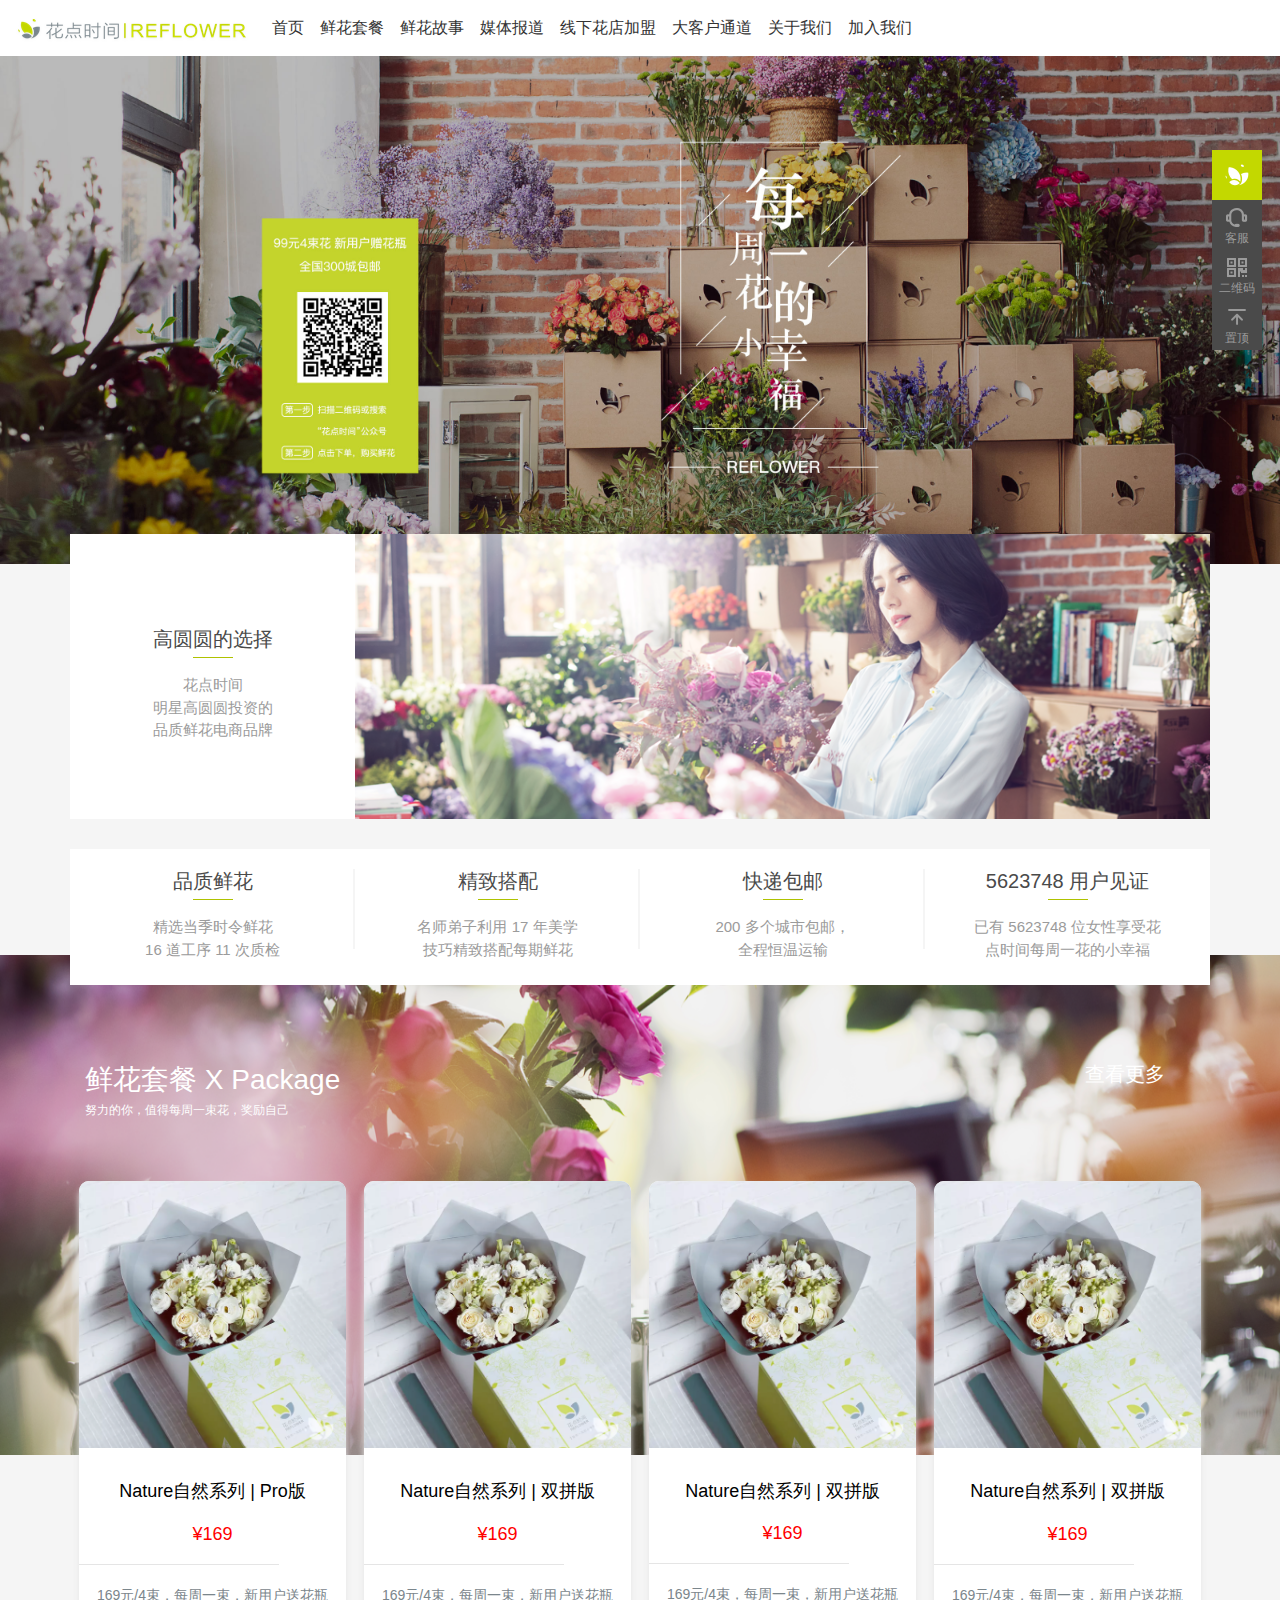
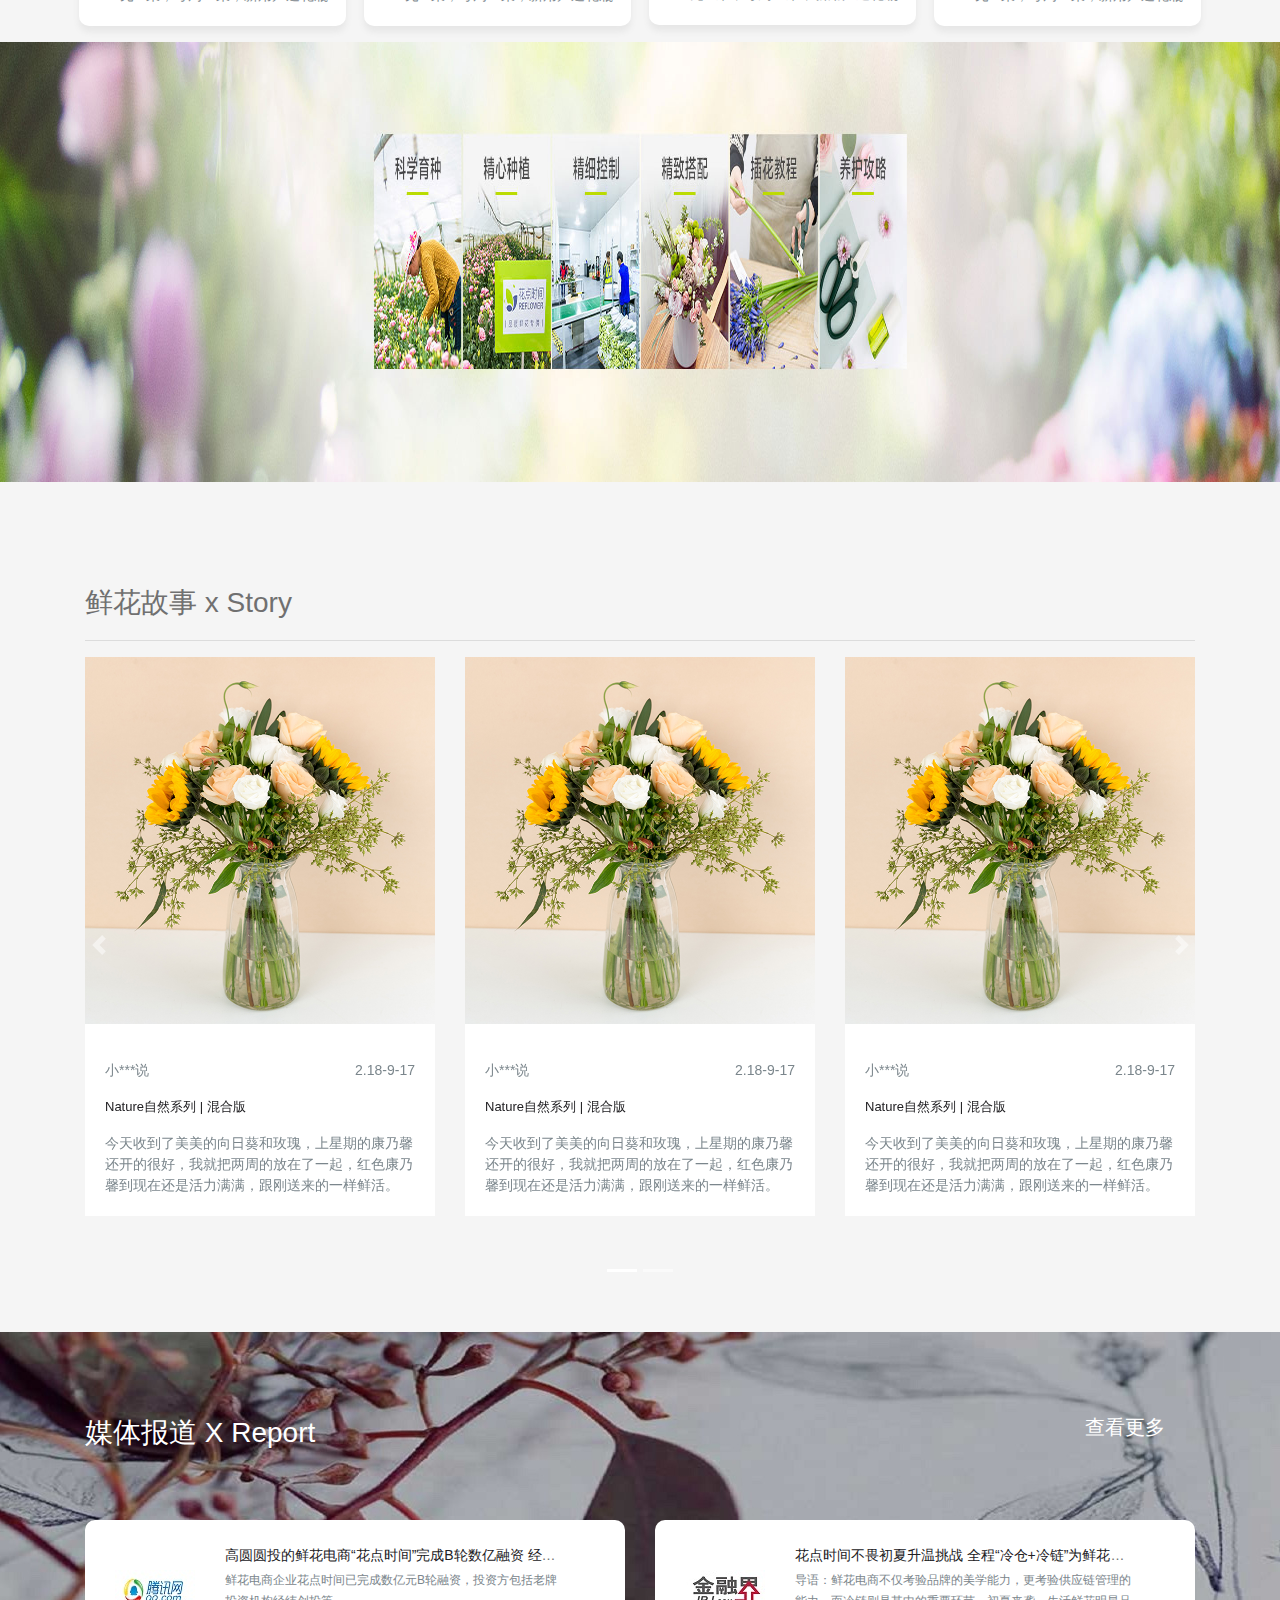
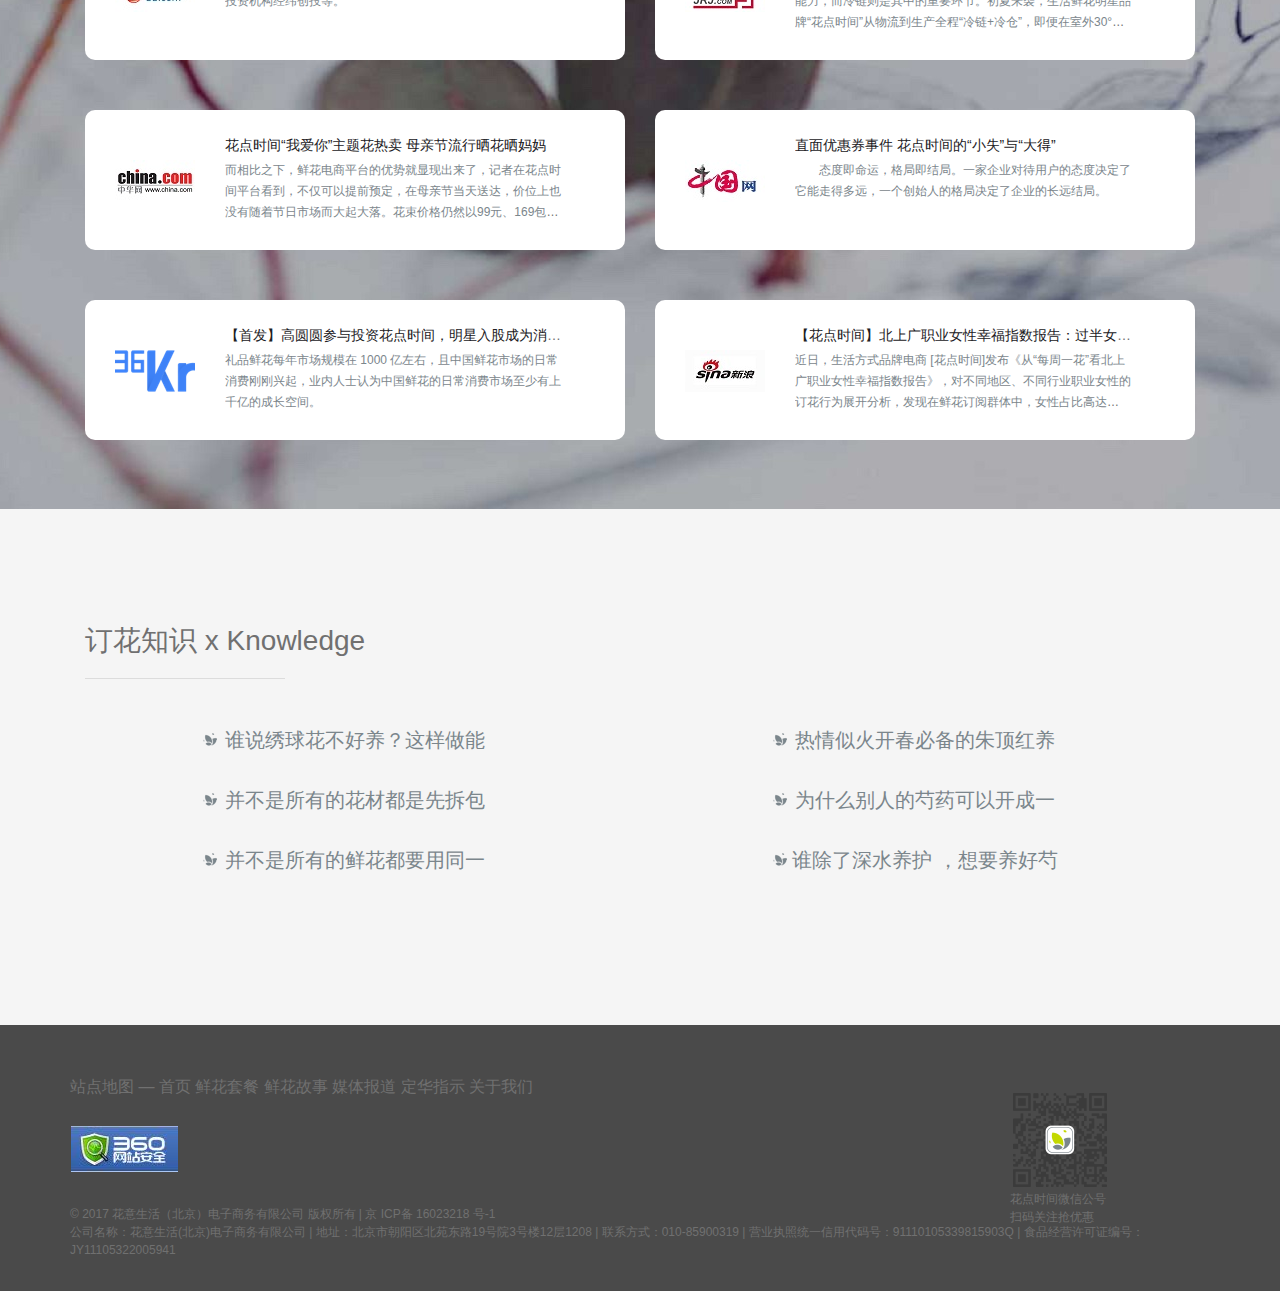
<file: public/index.html>
<!DOCTYPE html>
<html>
<head lang="en">
    <meta charset="UTF-8">
    <meta name="viewport" content="width=device-width,initial-scale=1.0"/>
    <link rel="stylesheet" href="css/bootstrap.css"/>
    <link rel="stylesheet" href="css/index.css"/>
    <script src="js/jquery.min.js"></script>
    <script src="js/popper.min.js"></script>
    <script src="js/bootstrap.min.js"></script>
    <title></title>
</head>
<body >
    <nav class="my_name"></nav>
    <div class="my_bg_color">
        <!--背景大图-->
        <div class="top">
            <img src="img/bg/1.jpg" alt=""/>
        </div>
        <!--高圆圆-->
        <div class="container">
            <div class="row">
                <div class="col-md-3 col-sm-12 my_bg text-center">
                    <h3 class="my_big_font my_big_f1 mb-3">高圆圆的选择</h3>
                    <hr class="my_big_hr"/>
                    <p class="my_small_font ">花点时间</p>
                    <p class="my_small_font ">明星高圆圆投资的</p>
                    <p class="my_small_font ">品质鲜花电商品牌</p>
                </div>
                <div class="col-md-9 col-sm-12 p-0 my_bg">
                    <img class="img-fluid" src="img/bg/gaoyuanyuan.png" alt=""/>
                </div>
                <!--鲜花品质-->
                <div class="row m-0 w-100">
                    <div class="col-md-3 col-sm-12 text-center my_bg1">
                        <h3 class="my_big_font my_big_f2 pb-2">品质鲜花</h3>
                        <hr class="my_big_hr"/>
                        <p class="my_small_font ">精选当季时令鲜花</p>
                        <p class="my_small_font pb-4">16 道工序 11 次质检</p>
                        <div class="my_hr"></div>
                    </div>
                    <div class="col-md-3 col-sm-12 text-center  my_bg1">
                        <h3 class="my_big_font  my_big_f2 pb-2">精致搭配</h3>
                        <hr class="my_big_hr"/>
                        <p class="my_small_font ">名师弟子利用 17 年美学</p>
                        <p class="my_small_font pb-4">技巧精致搭配每期鲜花</p>
                        <div class="my_hr"></div>
                    </div>
                    <div class="col-md-3 col-sm-12 text-center  my_bg1">
                        <h3 class="my_big_font  my_big_f2 pb-2">快递包邮</h3>
                        <hr class="my_big_hr"/>
                        <p class="my_small_font ">200 多个城市包邮，</p>
                        <p class="my_small_font pb-4">全程恒温运输</p>
                        <div class="my_hr"></div>
                    </div>
                    <div class="col-md-3 col-sm-12 text-center my_bg1">
                        <h3 class="my_big_font  my_big_f2 pb-2">5623748 用户见证</h3>
                        <hr class="my_big_hr"/>
                        <p class="my_small_font ">已有 5623748 位女性享受花</p>
                        <p class="my_small_font pb-4">点时间每周一花的小幸福</p>
                    </div>
                </div>
            </div>
        </div>
        <!--中间大图-->
        <div class="top">
            <img src="img/bg/3.jpg" alt="" height="500px"/>
            <!--鲜花套餐-->
            <div class="container">
                <div class="row w-100 z_indx">
                    <div class="col-md-6 col-sm-6">
                        <p class="mb-0 z_indx_p1">鲜花套餐 X Package</p>
                        <p class="mt-0">努力的你，值得每周一束花，奖励自己</p>
                    </div>
                    <div class="col-md-6 col-sm-6 text-right">
                        <a href="#">查看更多</a>
                    </div>
                </div>


                <ul class="row list-unstyled d-flex z_index_png">
                    <li class="col-md-3 col-sm-6">
                        <div><a href=""><img src="img/bd/1497878047307953.png" alt="" class="p-0 img-fluid"/></a>
                            <p class="index_p0"><a href="#" class="index_p1">Nature自然系列 | Pro版</a></p>
                            <p class="index_p2">¥169</p>
                            <hr/>
                            <p class="index_p3">169元/4束，每周一束，新用户送花瓶</p>
                        </div>
                    </li>
                    <li class="col-md-3 col-sm-6">
                        <div>
                            <a href=""><img src="img/bd/1497878047307953.png" class="p-0 img-fluid" alt=""/></a>
                            <p class="index_p0"><a href="#" class="index_p1">Nature自然系列 | 双拼版</a></p>
                            <p class="index_p2">¥169</p>
                            <hr/>
                            <p class="index_p3">169元/4束，每周一束，新用户送花瓶</p>
                        </div>
                    </li>
                    <li class="col-md-3 col-sm-6">
                        <div>
                            <a href=""><img src="img/bd/1497878047307953.png" class="p-0 img-fluid" alt=""/></a>
                            <p class="index_p0 p-0 m-0"><a href="#" class="index_p1">Nature自然系列 | 双拼版</a></p>
                            <p class="index_p2 p-0 m-0">¥169</p>
                            <hr/>
                            <p class="index_p3 p-0 m-0">169元/4束，每周一束，新用户送花瓶</p>
                        </div>
                    </li>
                    <li class="col-md-3 col-sm-6">
                        <div>
                            <a href=""><img src="img/bd/1497878047307953.png" class="p-0 img-fluid" alt=""/></a>
                            <p class="index_p0"><a href="#" class="index_p1">Nature自然系列 | 双拼版</a></p>
                            <p class="index_p2">¥169</p>
                            <hr/>
                            <p class="index_p3">169元/4束，每周一束，新用户送花瓶</p>
                        </div>
                    </li>
                </ul>


            </div>
        </div>
        <!--第三张背景图-->
        <div class="top">
            <img src="img/bg/4.jpg" alt="" height="440px" class="bg_d3" />
        </div>
        <!--鲜花故事-->
        <div class="container" id="xh">
            <div class="row">
                <div class="col-md-12 col-sm-12">
                    <p class="z_indx_p1">鲜花故事 x Story</p>
                    <hr class="w-100"/>
                </div>
            </div>
            <!--轮播图-->
            <div class="position-relative my_lunbo">
                <div class="row">
                    <div id="demo" class="carousel col-md-4 col-sm-12" data-ride="carousel">
                    <!--轮播图片-->
                        <div class="carousel-inner ">
                                <div class="carousel-item active">
                                    <p><img src="img/bd/1.png" width="360px;"/></p>
                                    <p class="my_lunbo_p1">
                                        <span class="float-right">2.18-9-17</span>
                                        <span>小***说</span>
                                    </p>
                                    <p class="my_lunbo_p2">
                                        Nature自然系列 | 混合版
                                    </p>
                                    <p class="my_lunbo_p3">
                                        今天收到了美美的向日葵和玫瑰，上星期的康乃馨还开的很好，我就把两周的放在了一起，红色康乃馨到现在还是活力满满，跟刚送来的一样鲜活。
                                    </p>
                                </div>
                                <div class="carousel-item">
                                    <p><img src="img/bd/2.png" width="360px;"/></p>
                                    <p class="my_lunbo_p1">
                                        <span class="float-right">2.18-9-17</span>
                                        <span>小***说</span>
                                    </p>
                                    <p class="my_lunbo_p2">
                                        Nature自然系列 | 混合版
                                    </p>
                                    <p class="my_lunbo_p3">
                                        今天收到了美美的向日葵和玫瑰，上星期的康乃馨还开的很好，我就把两周的放在了一起，红色康乃馨到现在还是活力满满，跟刚送来的一样鲜活。
                                    </p>
                                </div>
                        </div>
                        <!--左箭头-->
                        <a href="#demo" class="carousel-control-prev" data-slide="prev">
                            <span class="carousel-control-prev-icon"></span>
                        </a>
                    </div>

                    <div id="demo1" class="carousel col-md-4" data-ride="carousel">
                    <!--导航指示符-->
                    <ul class="carousel-indicators my_zhishi">
                        <li class="active" data-target="#demo" data-slide-to="0"></li>
                        <li data-target="#demo" data-slide-to="1"></li>
                    </ul>
                    <!--轮播图片-->
                    <div class="carousel-inner">
                        <div class="carousel-item active">
                            <p><img src="img/bd/1.png" width="360px;"/></p>
                            <p class="my_lunbo_p1">
                                <span class="float-right">2.18-9-17</span>
                                <span>小***说</span>
                            </p>
                            <p class="my_lunbo_p2">
                                Nature自然系列 | 混合版
                            </p>
                            <p class="my_lunbo_p3">
                                今天收到了美美的向日葵和玫瑰，上星期的康乃馨还开的很好，我就把两周的放在了一起，红色康乃馨到现在还是活力满满，跟刚送来的一样鲜活。
                            </p>
                        </div>
                        <div class="carousel-item">
                            <p><img src="img/bd/2.png" width="360px;"/></p>
                            <p class="my_lunbo_p1">
                                <span class="float-right">2.18-9-17</span>
                                <span>小***说</span>
                            </p>
                            <p class="my_lunbo_p2">
                                Nature自然系列 | 混合版
                            </p>
                            <p class="my_lunbo_p3">
                                今天收到了美美的向日葵和玫瑰，上星期的康乃馨还开的很好，我就把两周的放在了一起，红色康乃馨到现在还是活力满满，跟刚送来的一样鲜活。
                            </p>
                        </div>
                    </div>
                </div>

                    <div id="demo2" class="carousel col-md-4" data-ride="carousel">
                    <!--轮播图片-->
                        <div class="carousel-inner">
                            <div class="carousel-item active">
                                <p><img src="img/bd/1.png" width="360px;"/></p>
                                <p class="my_lunbo_p1">
                                    <span class="float-right">2.18-9-17</span>
                                    <span>小***说</span>
                                </p>
                                <p class="my_lunbo_p2">
                                    Nature自然系列 | 混合版
                                </p>
                                <p class="my_lunbo_p3">
                                    今天收到了美美的向日葵和玫瑰，上星期的康乃馨还开的很好，我就把两周的放在了一起，红色康乃馨到现在还是活力满满，跟刚送来的一样鲜活。
                                </p>
                            </div>
                            <div class="carousel-item">
                                <p><img src="img/bd/2.png" width="360px;"/></p>
                                <p class="my_lunbo_p1">
                                    <span class="float-right">2.18-9-17</span>
                                    <span>小***说</span>
                                </p>
                                <p class="my_lunbo_p2">
                                    Nature自然系列 | 混合版
                                </p>
                                <p class="my_lunbo_p3">
                                    今天收到了美美的向日葵和玫瑰，上星期的康乃馨还开的很好，我就把两周的放在了一起，红色康乃馨到现在还是活力满满，跟刚送来的一样鲜活。
                                </p>
                            </div>
                        </div>
                        <!--右箭头-->
                        <a href="#demo" class="carousel-control-next" data-slide="next">
                            <span class="carousel-control-next-icon"></span>
                        </a>
                    </div>
                </div>
            </div>
        </div>
        <!--媒体报道-->
        <div class="top" id="mt">
            <div class="my_baodao">
                <div class="container">
                    <div class="row w-100 my_meiti_title">
                        <div class="col-md-6 col-sm-6">
                            <p class="my_meiti_tubiao">媒体报道 X Report</p>
                        </div>
                        <div class="col-md-6 col-sm-6 text-right">
                            <a href="#" class="my_meiti_tubiao1">查看更多</a>
                        </div>
                    </div>
                    <div class="my_bao">
                        <div class="row">
                            <ul class="list-unstyled my_bao_ul col-md-6">
                                <li>
                                    <p class="my_bao_img">
                                        <a href=""><img src="img/bd/QQ.jpeg" alt=""/></a>
                                    </p>
                                    <div class="my_bao_neirong">
                                        <p><a href="">高圆圆投的鲜花电商“花点时间”完成B轮数亿融资 经纬参投</a></p>
                                        <p><a href="">鲜花电商企业花点时间已完成数亿元B轮融资，投资方包括老牌投资机构经纬创投等。</a></p>
                                    </div>
                                </li>
                                <li>
                                    <p class="my_bao_img">
                                        <a href=""><img src="img/bd/zhonghua.jpeg" alt=""/></a>
                                    </p>
                                    <div class="my_bao_neirong">
                                        <p><a href="">花点时间“我爱你”主题花热卖 母亲节流行晒花晒妈妈</a></p>
                                        <p><a href="">而相比之下，鲜花电商平台的优势就显现出来了，记者在花点时间平台看到，不仅可以提前预定，在母亲节当天送达，价位上也没有随着节日市场而大起大落。花束价格仍然以99元、169包月，而最高端的母亲节主题花价格也在每束299元，价格非常稳定。</a></p>
                                    </div>
                                </li>
                                <li>
                                    <p class="my_bao_img">
                                        <a href=""><img src="img/bd/36kr.png" alt=""/></a>
                                    </p>
                                    <div class="my_bao_neirong">
                                        <p><a href="">【首发】高圆圆参与投资花点时间，明星入股成为消费品牌趋势</a></p>
                                        <p><a href="">礼品鲜花每年市场规模在 1000 亿左右，且中国鲜花市场的日常消费刚刚兴起，业内人士认为中国鲜花的日常消费市场至少有上千亿的成长空间。</a></p>
                                    </div>
                                </li>
                            </ul>
                            <ul class="list-unstyled my_bao_ul col-md-6">
                                <li>
                                    <p class="my_bao_img">
                                        <a href=""><img src="img/bd/jinrong.jpeg" alt=""/></a>
                                    </p>
                                    <div class="my_bao_neirong">
                                        <p><a href="">花点时间不畏初夏升温挑战 全程“冷仓+冷链”为鲜花护航</a></p>
                                        <p><a href="">导语：鲜花电商不仅考验品牌的美学能力，更考验供应链管理的能力，而冷链则是其中的重要环节。初夏来袭，生活鲜花明星品牌“花点时间”从物流到生产全程“冷链+冷仓”，即便在室外30°以上高温时，鲜花也能以“休眠”状态新鲜送达。</a></p>
                                    </div>
                                </li>
                                <li>
                                    <p class="my_bao_img">
                                        <a href=""><img src="img/bd/zhongguo.jpeg" alt=""/></a>
                                    </p>
                                    <div class="my_bao_neirong">
                                        <p><a href="">直面优惠券事件 花点时间的“小失”与“大得”</a></p>
                                        <p><a href="">　　态度即命运，格局即结局。一家企业对待用户的态度决定了它能走得多远，一个创始人的格局决定了企业的长远结局。</a></p>
                                    </div>
                                </li>
                                <li>
                                    <p class="my_bao_img">
                                        <a href=""><img src="img/bd/xinlang.jpeg" alt=""/></a>
                                    </p>
                                    <div class="my_bao_neirong">
                                        <p><a href="">【花点时间】北上广职业女性幸福指数报告：过半女性买花送自己</a></p>
                                        <p><a href="">近日，生活方式品牌电商 [花点时间]发布《从“每周一花”看北上广职业女性幸福指数报告》，对不同地区、不同行业职业女性的订花行为展开分析，发现在鲜花订阅群体中，女性占比高达78.8%，其中过半女性给自己买花。</a></p>
                                    </div>
                                </li>
                            </ul>
                        </div>
                    </div>
                </div>
            </div>
        </div>
        <!--订花知识-->
        <div class="container">
            <div class="row">
                <div class="col-md-12 col-sm-12">
                    <p class="z_indx_p1">订花知识 x Knowledge</p>
                    <hr/>
                </div>
            </div>
            <div class="row text-center">
                <ul class="list-unstyled col-md-6 col-sm-12 my_ding">
                    <li><a href="">谁说绣球花不好养？这样做能</a></li>
                    <li><a href="">并不是所有的花材都是先拆包</a></li>
                    <li><a href="">并不是所有的鲜花都要用同一</a></li>
                </ul>
                <ul class="list-unstyled col-md-6 col-sm-12 my_ding">
                    <li><a href="">热情似火开春必备的朱顶红养</a></li>
                    <li><a href="">为什么别人的芍药可以开成一</a></li>
                    <li><a href="">谁除了深水养护 ，想要养好芍</a></li>
                </ul>
            </div>
        </div>
        <!--侧边-->
        <div class="my_ce">
            <ul class="my_ce_ul">
                <li></li>
                <li>
                    <a href="#"><img src="img/bd/kefu.png" alt=""/></a>
                    <p><a href="#">客服</a></p>
                </li>
                <li>
                    <a href="#"><img src="img/bd/er wei ma.png" alt=""/></a>
                    <p><a href="#">二维码</a></p>
                </li>
                <li>
                    <a href="#"><img src="img/bd/zhiding.png" alt=""/></a>
                    <p><a href="#">置顶</a></p>
                </li>
            </ul>
        </div>
    </div>
    <div class="my_foot"></div>
    <script src="js/jquery-3.2.1.js"></script>
    <script src="js/header.js"></script>
    <script src="js/foot.js"></script>
</body>

</html>
</file>
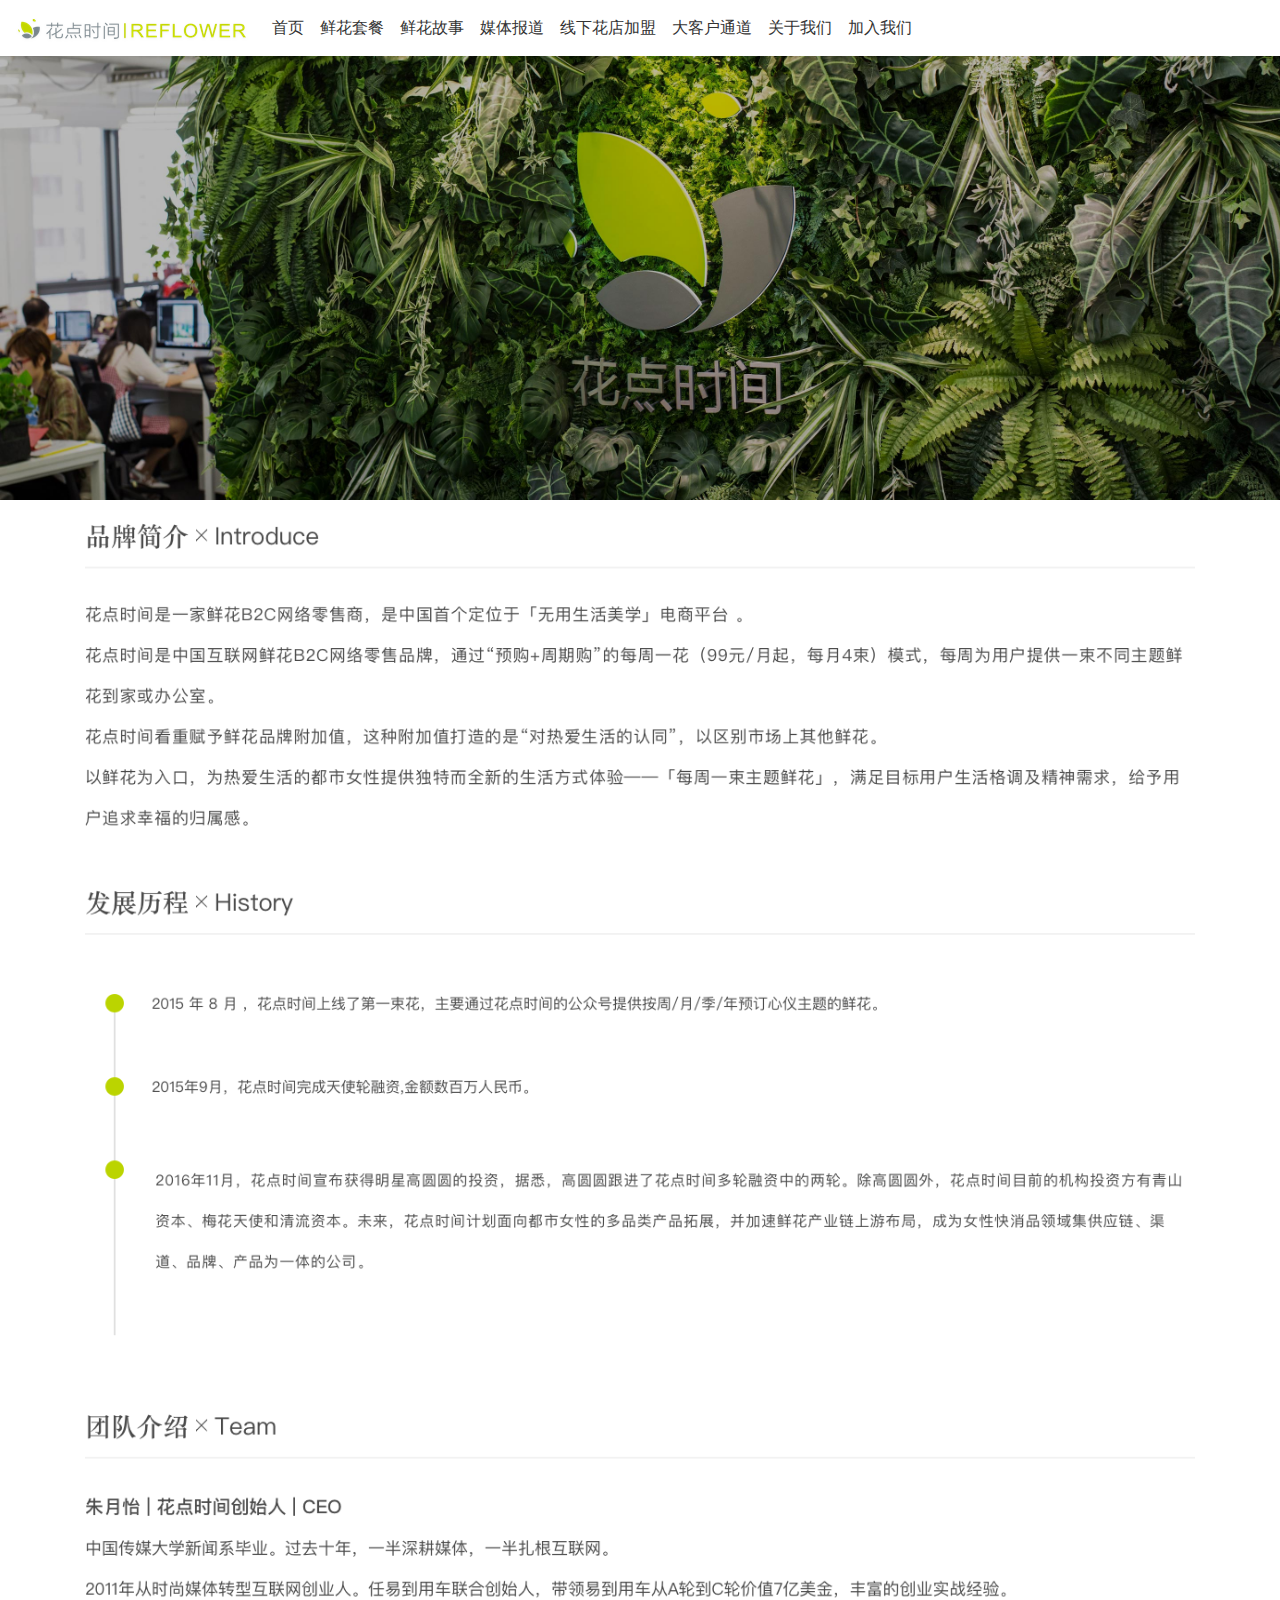
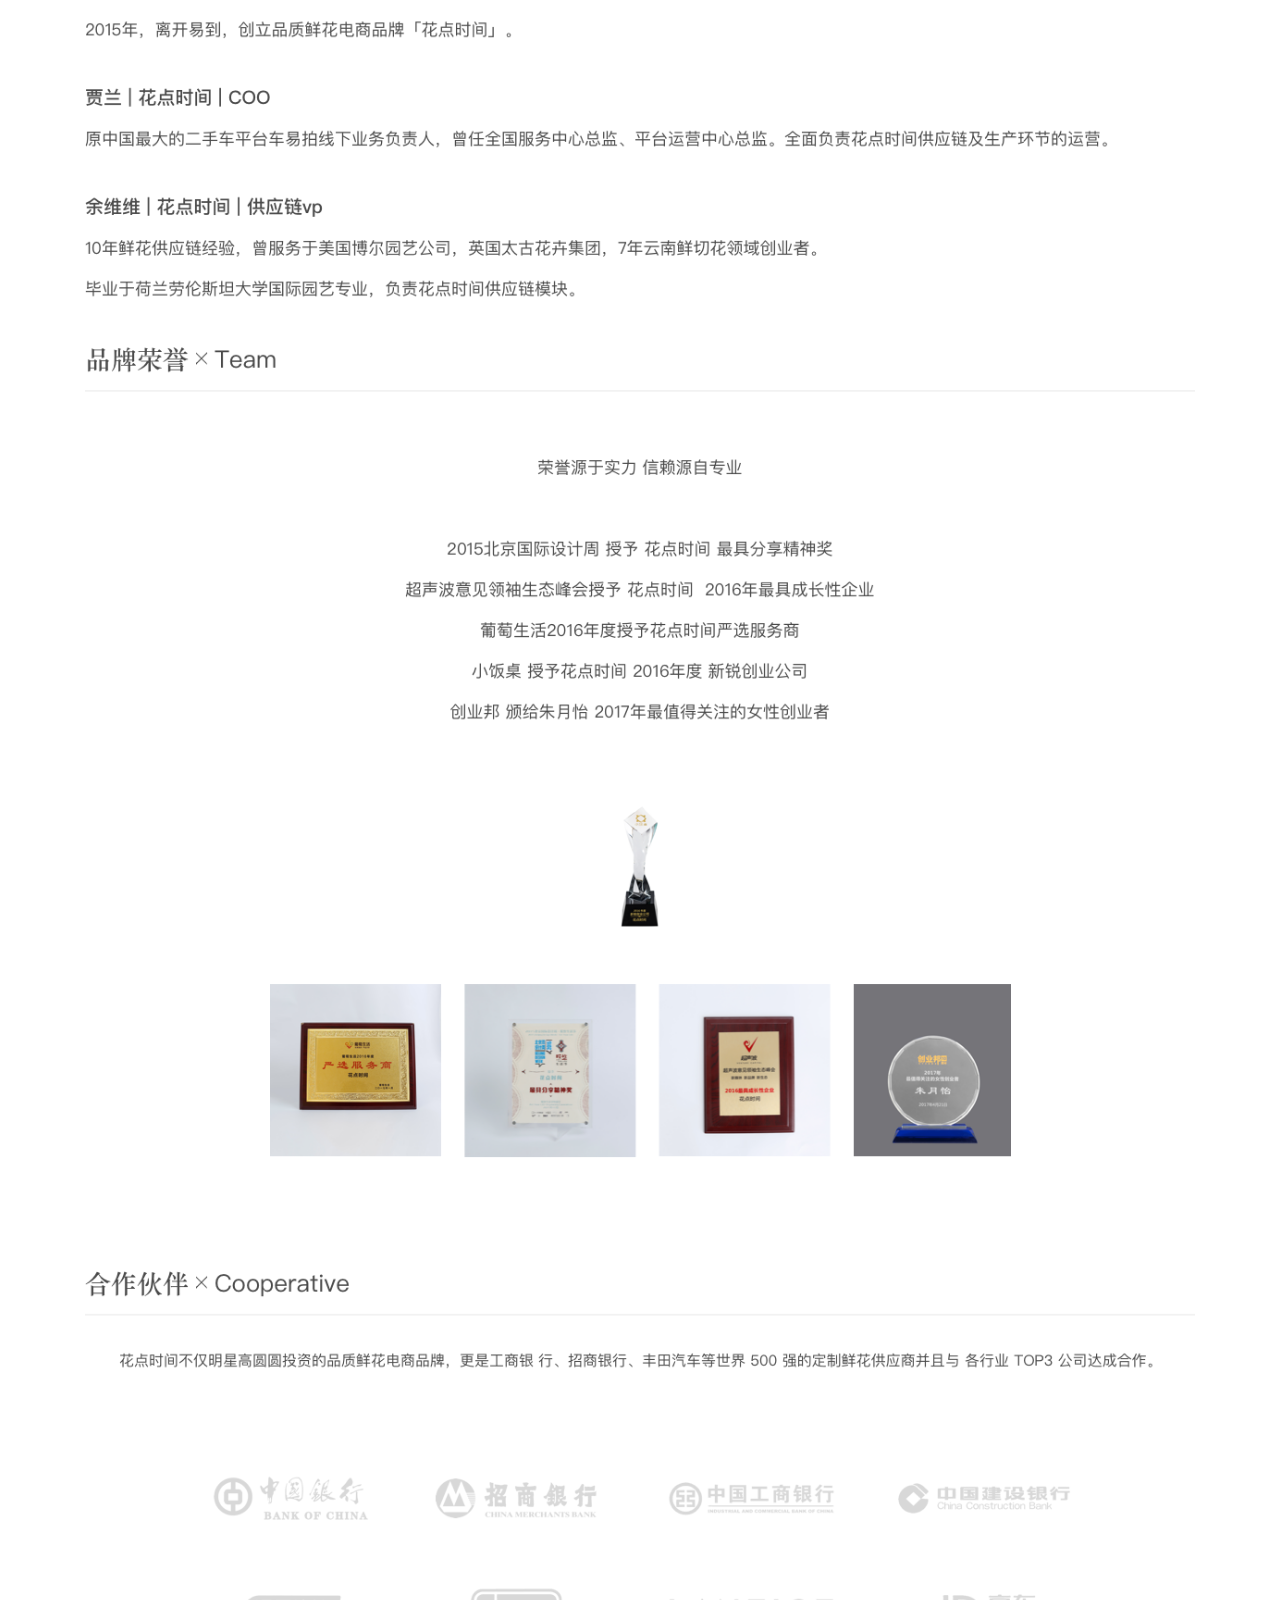
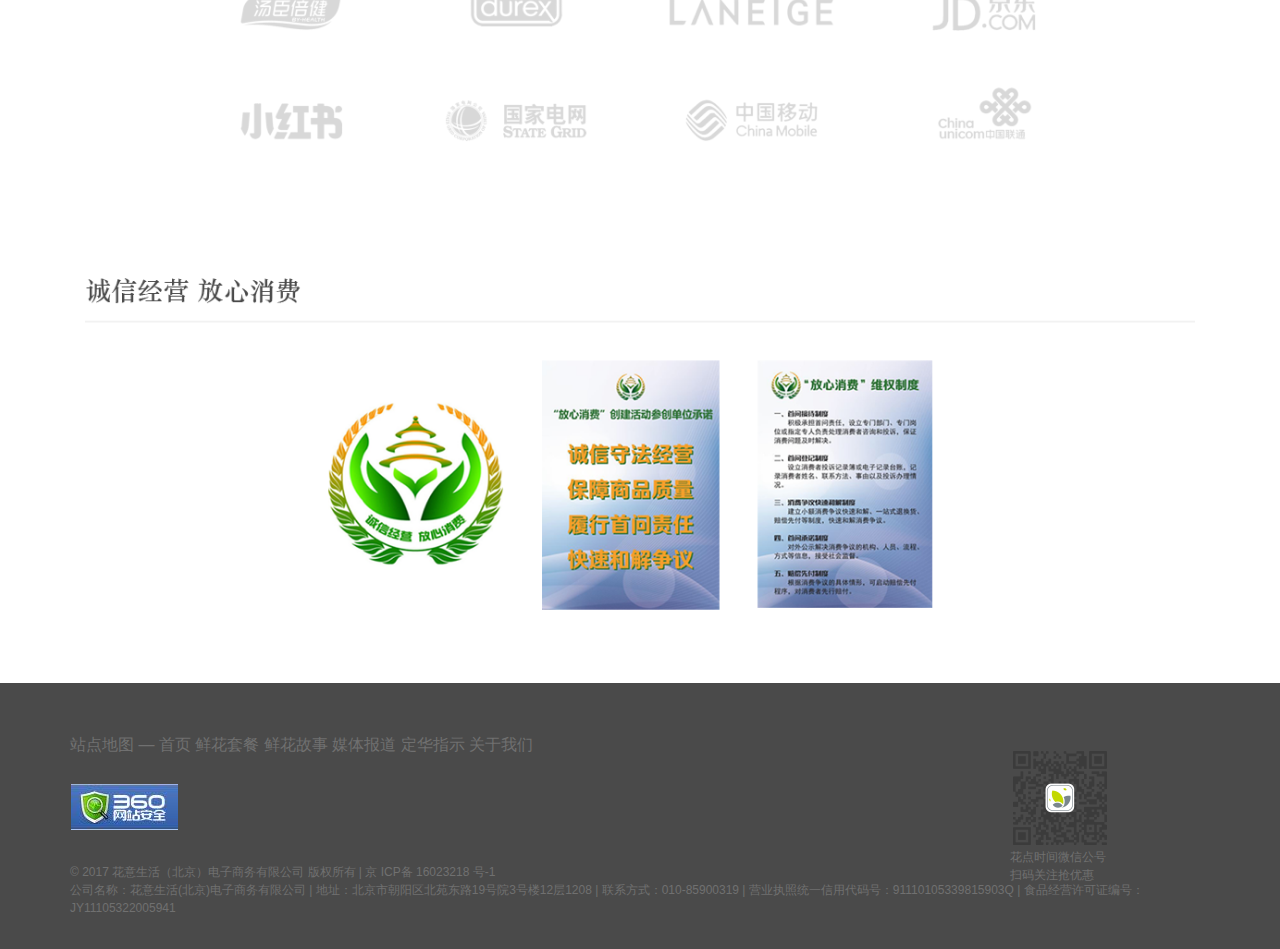
<file: public/gywm.html>
<!DOCTYPE html>
<html>
<head lang="en">
    <meta charset="UTF-8">
    <meta name="viewport" content="width=device-width,initial-scale=1.0"/>
    <link rel="stylesheet" href="css/bootstrap.css"/>
    <link rel="stylesheet" href="css/gywm.css"/>
    <script src="js/jquery.min.js"></script>
    <script src="js/popper.min.js"></script>
    <script src="js/bootstrap.min.js"></script>
    <title></title>
</head>
<body>
        <nav class="my_name"></nav>
    <div class="top">
        <img src="img/1497927049552512.jpg" alt=""/>
    </div>
    <div class="container">
        <div class="row">
            <p class="col-md-12 col-sm-12">
                <img src="img/1498123771239614.png" alt=""/>
            </p>
            <p class="col-md-12 col-sm-12">
                <img src="img/1498123875893839.png" alt=""/>
            </p>
            <p class="col-md-12 col-sm-12">
                <img src="img/1498129028191970.png" alt=""/>
            </p>
            <p class="col-md-12 col-sm-12">
                <img src="img/1512031813226995.png" alt=""/>
            </p>
        </div>
    </div>
    <div class="my_foot"></div>
    <script src="js/jquery-3.2.1.js"></script>
      <script src="js/header.js"></script>
      <script src="js/foot.js"></script>
</body>
</html>
</file>
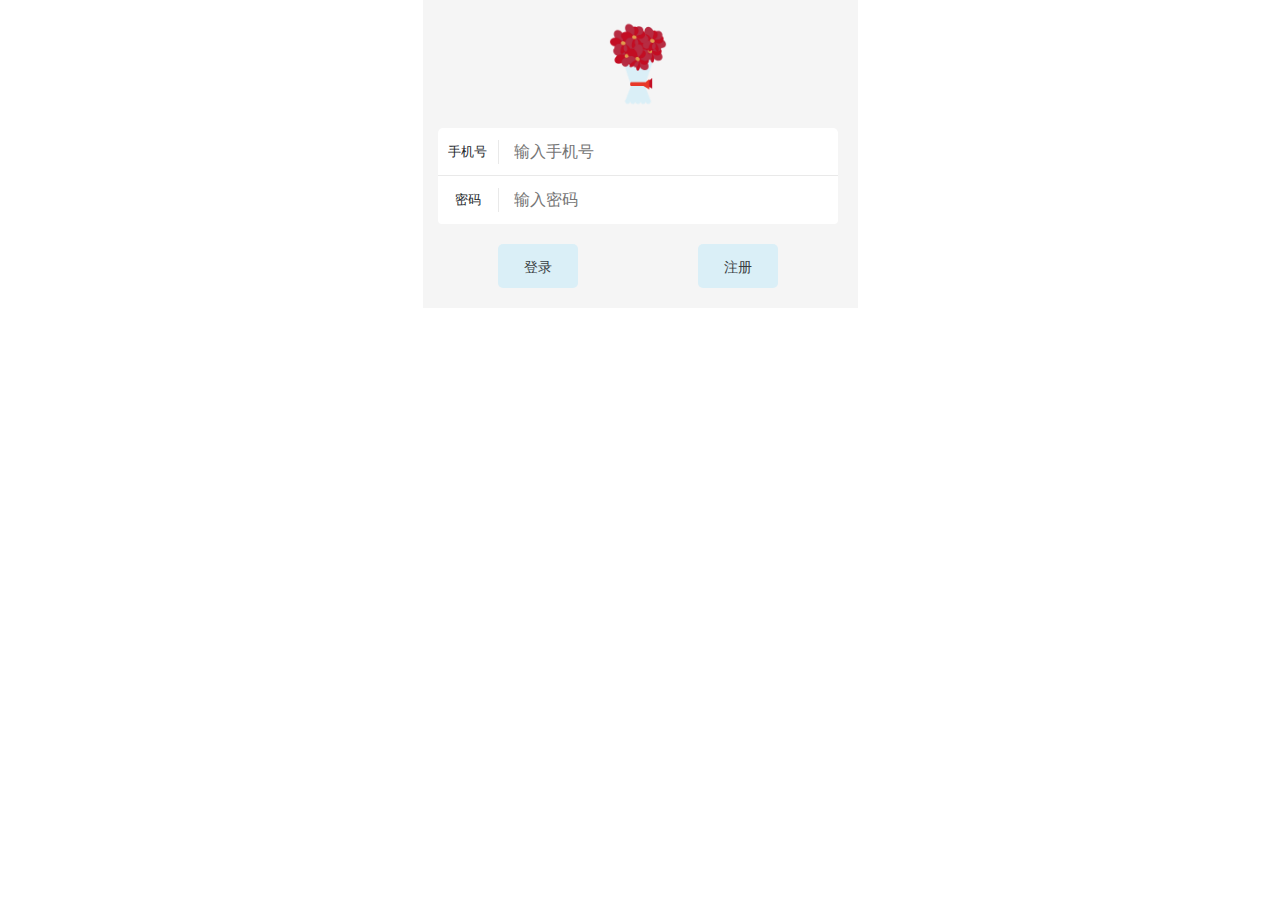
<file: public/info.html>
<!DOCTYPE html>
<html>
<head lang="en">
    <meta charset="UTF-8">
    <meta name="viewport" content="width=device-width,initial-scale=1.0"/>
    <link rel="stylesheet" href="css/bootstrap.css"/>
    <link rel="stylesheet" href="css/info.css"/>
    <script src="js/jquery.min.js"></script>
    <script src="js/popper.min.js"></script>
    <script src="js/bootstrap.min.js"></script>
    <title></title>
</head>
<body>
  <div class="container">
      <div class=" my_info">
          <div>
              <img src="img/logo1.png" alt=""/>
          </div>

          <div class="mobile col-md-12 col-sm-12 p-0">
              <span class="spa p-0">手机号</span>
              <input id="iphone" type="text" placeholder="输入手机号"/>
          </div>
          <div class="smscode col-md-12 col-sm-12 p-0">
              <span class="spa p-0">密码</span>
              <input id="iphone" type="text" placeholder="输入密码"/>
          </div>
          <div></div>
          <div class="col-md-12  col-sm-12 p-0">
              <ul class="list-unstyled d-flex justify-content-around">
                  <li><input type="button" value="登录" class="enter"/></li>
                  <li><a href="register.html"><input type="button" value="注册" class="register"/></a></li>
              </ul>
          </div>
      </div>
  </div>
</body>
</html>
</file>
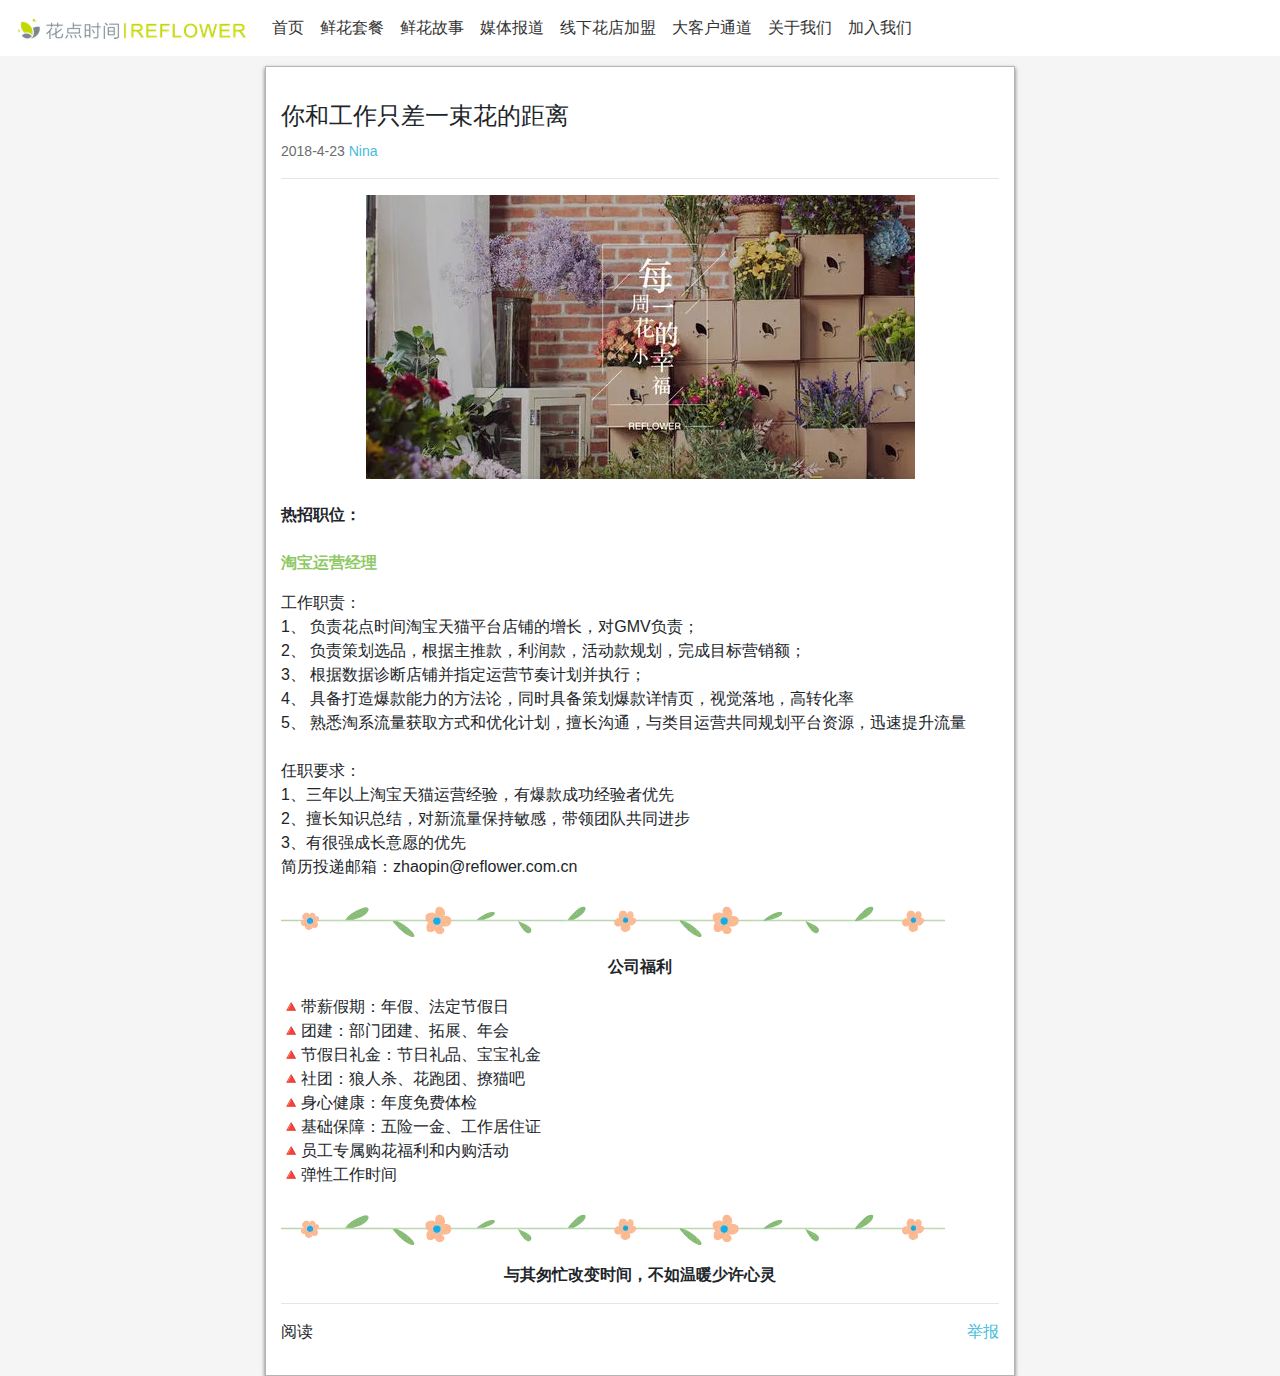
<file: public/jrwm.html>
<!DOCTYPE html>
<html>
<head lang="en">
    <meta charset="UTF-8">
    <meta name="viewport" content="width=device-width,initial-scale=1.0"/>
    <link rel="stylesheet" href="css/bootstrap.css"/>
    <link rel="stylesheet" href="css/jrwm.css"/>
    <script src="js/jquery.min.js"></script>
    <script src="js/popper.min.js"></script>
    <script src="js/bootstrap.min.js"></script>
    <title></title>
</head>
<body>
    <nav class="my_name"></nav>
  <div class="container">
    <div class="my_p p-0">
        <h3>你和工作只差一束花的距离</h3>
        <p class="time">2018-4-23    <span>Nina</span></p>
        <hr/>
        <p class="m m-0"><img class="img-fluid" src="img/02415991699ad98e024bd34f3452372c-sz_52697.png" alt=""/></p>
        <br/>
        <p class="rz m-0">热招职位：</p>
        <br/>
        <p class="jl">淘宝运营经理</p>
        <p class="m-0">工作职责：</p>
        <p class="m-0">1、 负责花点时间淘宝天猫平台店铺的增长，对GMV负责；</p>
        <p class="m-0">2、 负责策划选品，根据主推款，利润款，活动款规划，完成目标营销额；</p>
        <p class="m-0">3、 根据数据诊断店铺并指定运营节奏计划并执行；</p>
        <p class="m-0">4、 具备打造爆款能力的方法论，同时具备策划爆款详情页，视觉落地，高转化率</p>
        <p class="m-0">5、 熟悉淘系流量获取方式和优化计划，擅长沟通，与类目运营共同规划平台资源，迅速提升流量</p>
        <br/>
        <p class="m-0">任职要求：</p>
        <p class="m-0">1、三年以上淘宝天猫运营经验，有爆款成功经验者优先</p>
        <p class="m-0">2、擅长知识总结，对新流量保持敏感，带领团队共同进步</p>
        <p class="m-0">3、有很强成长意愿的优先</p>
        <p class="m-0">简历投递邮箱：zhaopin@reflower.com.cn</p>
        <br/>
        <p><img class="img-fluid" src="img/1249ca2829a74f7ec0297e730fdc3b46-sz_4821.png" alt=""/></p>

        <p class="m rz">公司福利</p>

        <p class="m-0">🔺带薪假期：年假、法定节假日</p>

        <p class="m-0">🔺团建：部门团建、拓展、年会</p>

        <p class="m-0">🔺节假日礼金：节日礼品、宝宝礼金</p>

        <p class="m-0">🔺社团：狼人杀、花跑团、撩猫吧</p>

        <p class="m-0">🔺身心健康：年度免费体检</p>

        <p class="m-0">🔺基础保障：五险一金、工作居住证</p>

        <p class="m-0">🔺员工专属购花福利和内购活动</p>

        <p class="m-0">🔺弹性工作时间</p>
        <br/>
        <p><img class="img-fluid" src="img/1249ca2829a74f7ec0297e730fdc3b46-sz_4821.png" alt=""/></p>
        <p class="m rz">与其匆忙改变时间，不如温暖少许心灵</p>
        <hr/>
        <p class="yd">阅读 <span class="jb">举报</span></p>
    </div>


  </div>
  <script src="js/jquery-3.2.1.js"></script>
    <script src="js/header.js"></script>
</body>
</html>
</file>
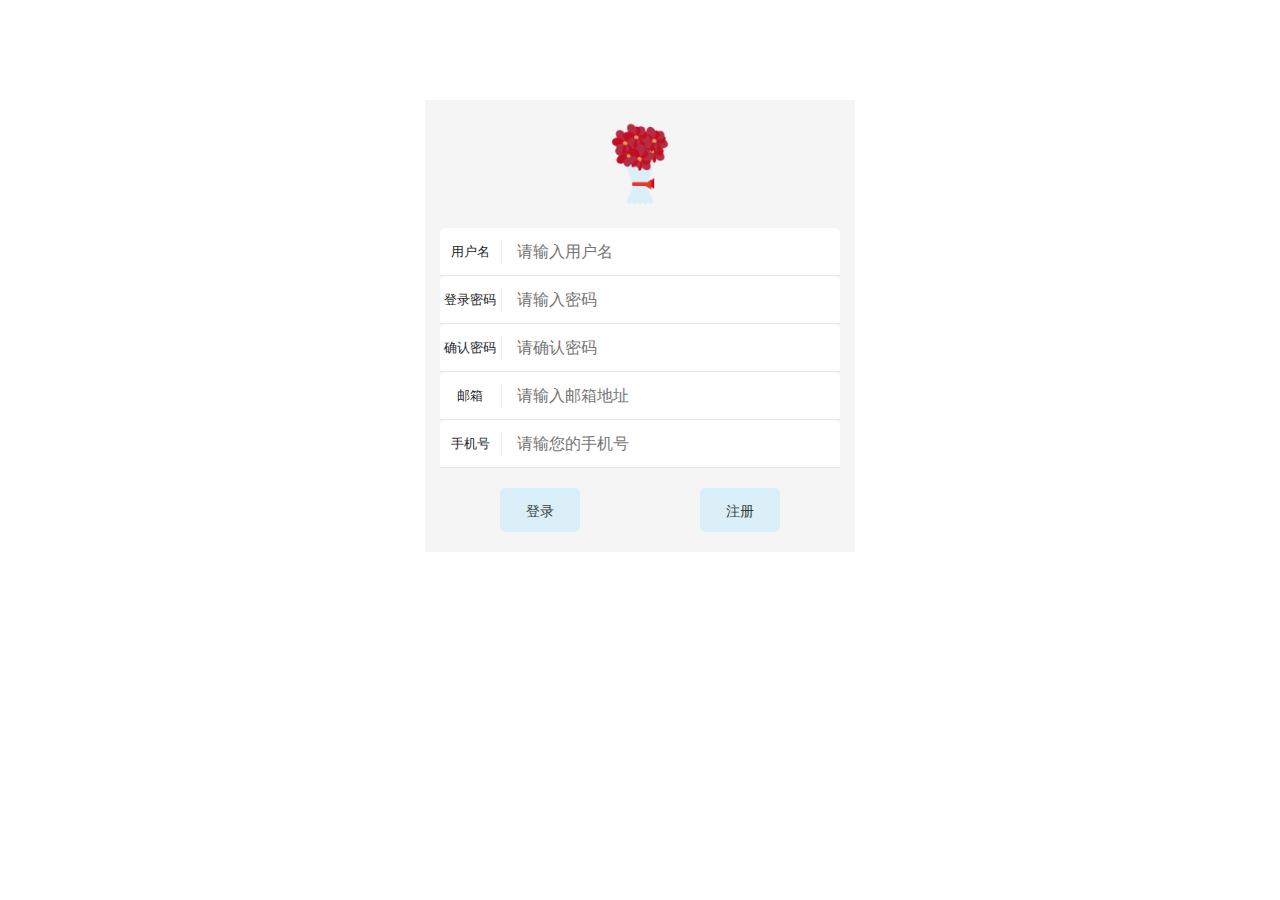
<file: public/register.html>
<!DOCTYPE html>
<html>
<head lang="en">
    <meta charset="UTF-8">
    <meta name="viewport" content="width=device-width,initial-scale=1.0"/>
    <link rel="stylesheet" href="css/bootstrap.css"/>
    <link rel="stylesheet" href="css/register.css"/>
    <script src="js/jquery.min.js"></script>
    <script src="js/popper.min.js"></script>
    <script src="js/bootstrap.min.js"></script>
    <title></title>
</head>
<body>
  <div class="container">
      <div class="my_info">
          <div class="my_img">
              <img src="img/logo1.png" alt=""/>
          </div>
          <div class="uname col-md-12 col-sm-12 p-0">
              <span class="spa p-0">用户名</span>
              <input id="my_uname" type="text" placeholder="请输入用户名"/>
          </div>
          <div class="uname col-md-12 col-sm-12 p-0">
              <span class="spa p-0">登录密码</span>
              <input id="my_uname"type="text" placeholder="请输入密码"/>
          </div>
          <div class="uname col-md-12 col-sm-12 p-0">
              <span class="spa p-0">确认密码</span>
              <input id="my_uname" type="text" placeholder="请确认密码"/>
          </div>
          <div class="uname col-md-12 col-sm-12 p-0">
              <span class="spa p-0">邮箱</span>
              <input id="my_uname" type="text" placeholder="请输入邮箱地址"/>
          </div>
          <div class="uname col-md-12 col-sm-12 p-0">
              <span class="spa p-0">手机号</span>
              <input id="my_uname" type="text" placeholder="请输您的手机号"/>
          </div>
          <div class=" my_top col-md-12  col-sm-12 p-0">
              <ul class="list-unstyled d-flex justify-content-around">
                  <li><a href="info.html"><input type="button" value="登录" class="enter"/></a></li>
                  <li><a href="register.html"><input type="button" value="注册" class="register"/></a></li>
              </ul>
          </div>
      </div>
  </div>
</body>
</html>
</file>
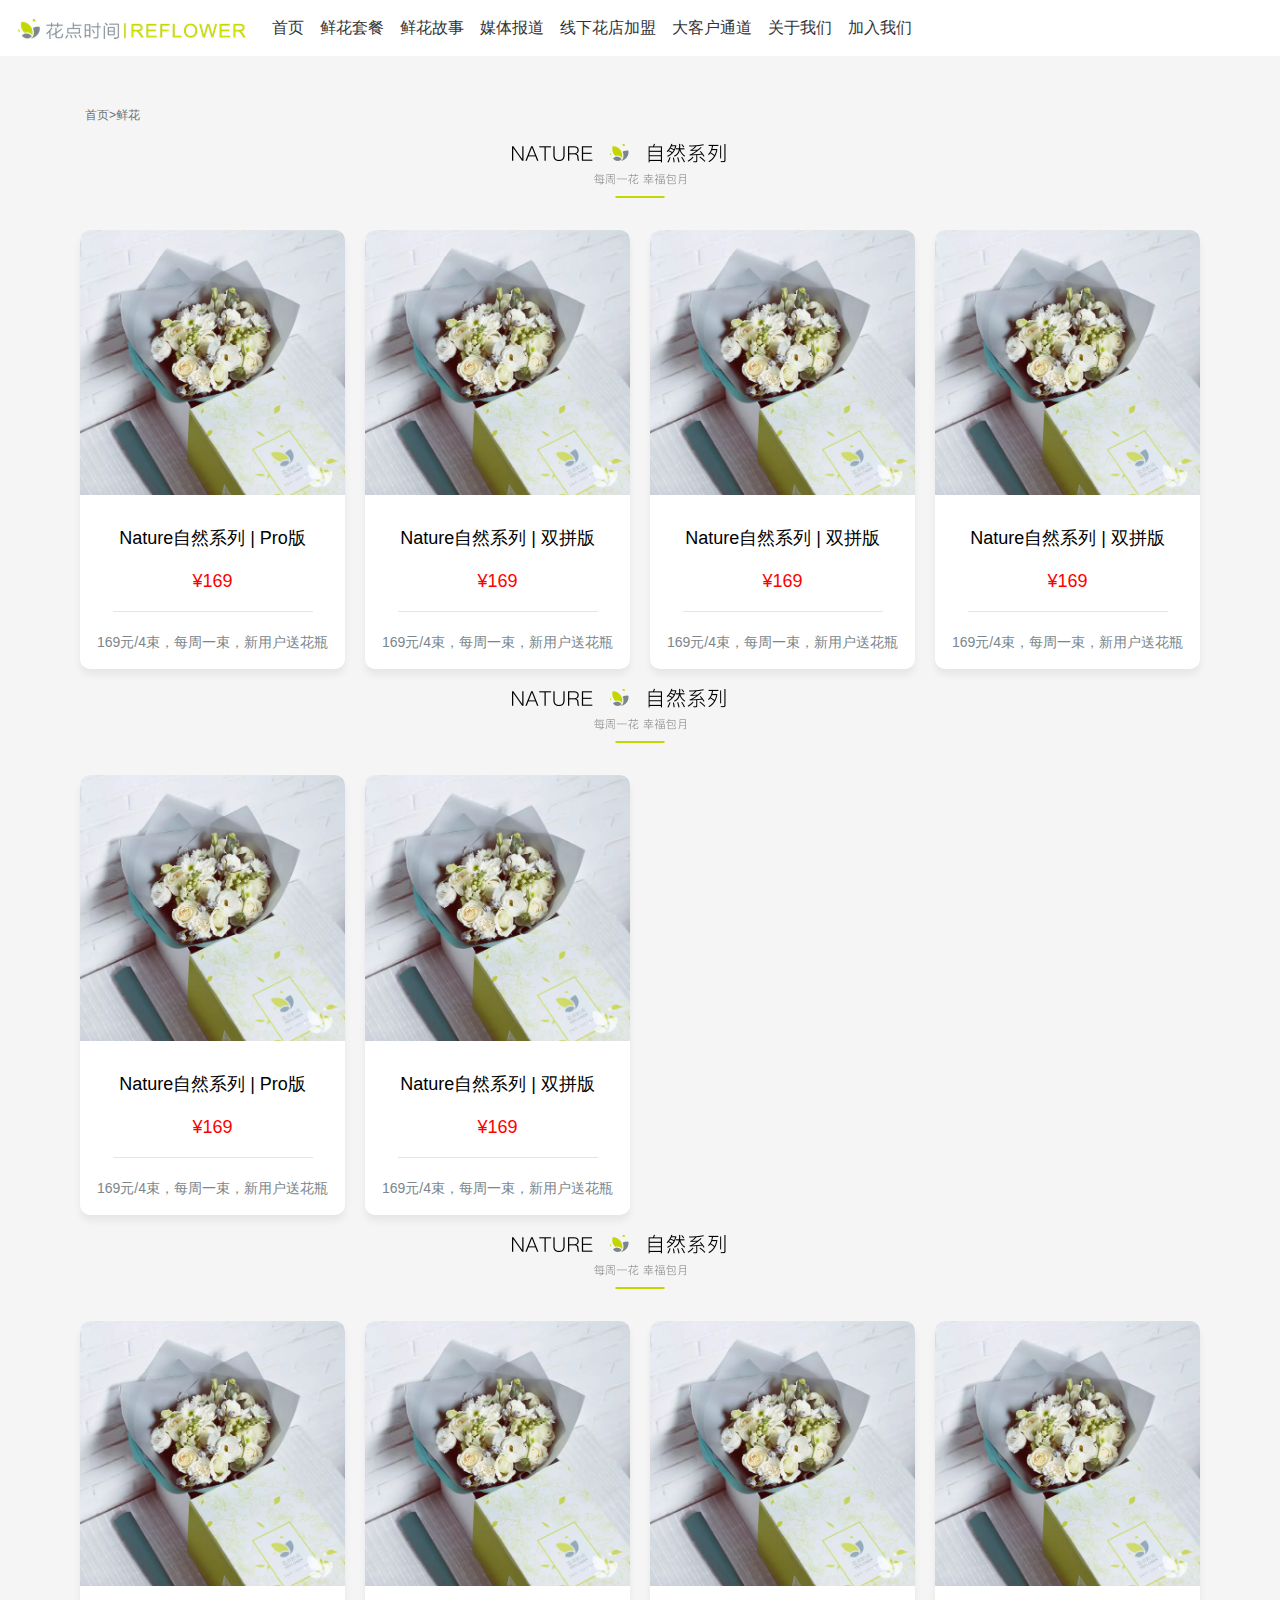
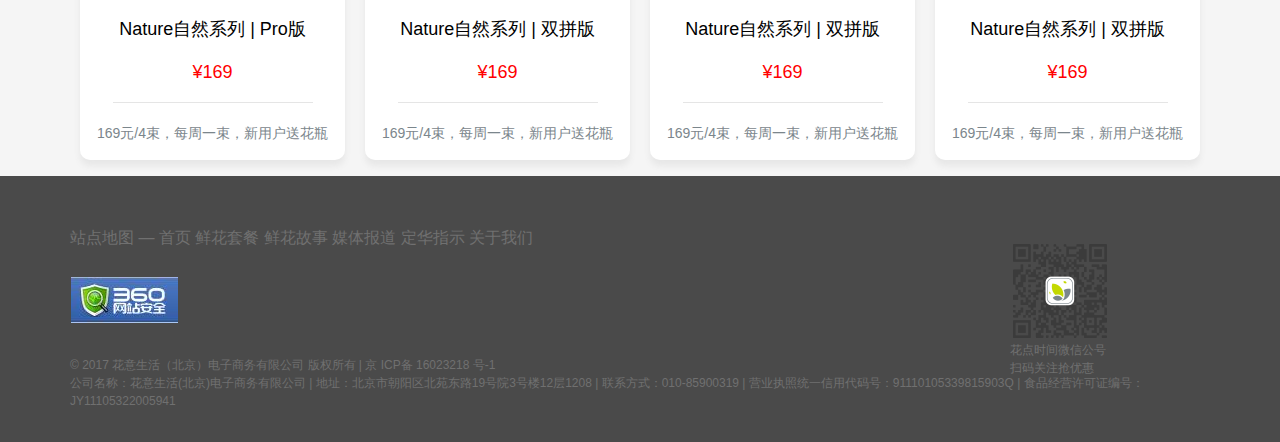
<file: public/xhtc.html>
<!DOCTYPE html>
<html>
<head lang="en">
    <meta charset="UTF-8">
    <meta name="viewport" content="width=device-width,initial-scale=1.0"/>
    <link rel="stylesheet" href="css/bootstrap.css"/>
    <link rel="stylesheet" href="css/xhtc.css"/>
    <script src="js/jquery.min.js"></script>
    <script src="js/popper.min.js"></script>
    <script src="js/bootstrap.min.js"></script>
    <title></title>
</head>
<body>
<nav class="my_name"></nav>
  <div class="container">
      <div class="row w-100 z_indx">
          <div class="col-md-6 col-sm-6 z_index_m">
              <p >首页>鲜花</p>
          </div>
      </div>

      <div class="row">
          <div class="f1-gtitle col-md-12 col-sm-12">
              <img src="img/bd/1508396825552708.png" alt=""/>
          </div>
      </div>
      <ul class="row list-unstyled d-flex z_index_png">
          <li class="col-md-3 col-sm-6">
              <div><a href=""><img src="img/bd/1497878047307953.png" alt="" class="p-0 img-fluid my_img"/></a>
                  <p class="index_p0"><a href="#" class="index_p1">Nature自然系列 | Pro版</a></p>
                  <p class="index_p2">¥169</p>
                  <hr/>
                  <p class="index_p3">169元/4束，每周一束，新用户送花瓶</p>
              </div>
          </li>
          <li class="col-md-3 col-sm-6">
              <div>
                  <a href=""><img src="img/bd/1497878047307953.png" class="p-0 img-fluid my_img" alt=""/></a>
                  <p class="index_p0"><a href="#" class="index_p1">Nature自然系列 | 双拼版</a></p>
                  <p class="index_p2">¥169</p>
                  <hr/>
                  <p class="index_p3">169元/4束，每周一束，新用户送花瓶</p>
              </div>
          </li>
          <li class="col-md-3 col-sm-6">
              <div>
                  <a href=""><img src="img/bd/1497878047307953.png" class="p-0 img-fluid my_img" alt=""/></a>
                  <p class="index_p0"><a href="#" class="index_p1">Nature自然系列 | 双拼版</a></p>
                  <p class="index_p2">¥169</p>
                  <hr/>
                  <p class="index_p3">169元/4束，每周一束，新用户送花瓶</p>
              </div>
          </li>
          <li class="col-md-3 col-sm-6">
              <div>
                  <a href=""><img src="img/bd/1497878047307953.png" class="p-0 img-fluid my_img" alt=""/></a>
                  <p class="index_p0"><a href="#" class="index_p1">Nature自然系列 | 双拼版</a></p>
                  <p class="index_p2">¥169</p>
                  <hr/>
                  <p class="index_p3">169元/4束，每周一束，新用户送花瓶</p>
              </div>
          </li>
      </ul>


      <div class="row my_ul">
          <div class="f1-gtitle col-md-12 col-sm-12">
              <img src="img/bd/1508396825552708.png" alt=""/>
          </div>
      </div>
      <ul class="row list-unstyled d-flex z_index_png">
          <li class="col-md-3 col-sm-6">
              <div><a href=""><img src="img/bd/1497878047307953.png" alt="" class="p-0 img-fluid my_img"/></a>
                  <p class="index_p0"><a href="#" class="index_p1">Nature自然系列 | Pro版</a></p>
                  <p class="index_p2">¥169</p>
                  <hr/>
                  <p class="index_p3">169元/4束，每周一束，新用户送花瓶</p>
              </div>
          </li>
          <li class="col-md-3 col-sm-6">
              <div>
                  <a href=""><img src="img/bd/1497878047307953.png" class="p-0 img-fluid my_img" alt=""/></a>
                  <p class="index_p0"><a href="#" class="index_p1">Nature自然系列 | 双拼版</a></p>
                  <p class="index_p2">¥169</p>
                  <hr/>
                  <p class="index_p3">169元/4束，每周一束，新用户送花瓶</p>
              </div>
          </li>
      </ul>

      <div class="row">
          <div class="f1-gtitle col-md-12 col-sm-12">
              <img src="img/bd/1508396825552708.png" alt=""/>
          </div>
      </div>
      <ul class="row list-unstyled d-flex z_index_png">
          <li class="col-md-3 col-sm-6">
              <div><a href=""><img src="img/bd/1497878047307953.png" alt="" class="p-0 img-fluid my_img"/></a>
                  <p class="index_p0"><a href="#" class="index_p1">Nature自然系列 | Pro版</a></p>
                  <p class="index_p2">¥169</p>
                  <hr/>
                  <p class="index_p3">169元/4束，每周一束，新用户送花瓶</p>
              </div>
          </li>
          <li class="col-md-3 col-sm-6">
              <div>
                  <a href=""><img src="img/bd/1497878047307953.png" class="p-0 img-fluid my_img" alt=""/></a>
                  <p class="index_p0"><a href="#" class="index_p1">Nature自然系列 | 双拼版</a></p>
                  <p class="index_p2">¥169</p>
                  <hr/>
                  <p class="index_p3">169元/4束，每周一束，新用户送花瓶</p>
              </div>
          </li>
          <li class="col-md-3 col-sm-6">
              <div>
                  <a href=""><img src="img/bd/1497878047307953.png" class="p-0 img-fluid my_img" alt=""/></a>
                  <p class="index_p0"><a href="#" class="index_p1">Nature自然系列 | 双拼版</a></p>
                  <p class="index_p2">¥169</p>
                  <hr/>
                  <p class="index_p3">169元/4束，每周一束，新用户送花瓶</p>
              </div>
          </li>
          <li class="col-md-3 col-sm-6">
              <div>
                  <a href=""><img src="img/bd/1497878047307953.png" class="p-0 img-fluid my_img" alt=""/></a>
                  <p class="index_p0"><a href="#" class="index_p1">Nature自然系列 | 双拼版</a></p>
                  <p class="index_p2">¥169</p>
                  <hr/>
                  <p class="index_p3">169元/4束，每周一束，新用户送花瓶</p>
              </div>
          </li>
      </ul>

  </div>
  <div class="my_foot"></div>
    <script src="js/jquery-3.2.1.js"></script>
    <script src="js/header.js"></script>
    <script src="js/foot.js"></script>
</body>
</html>
</file>
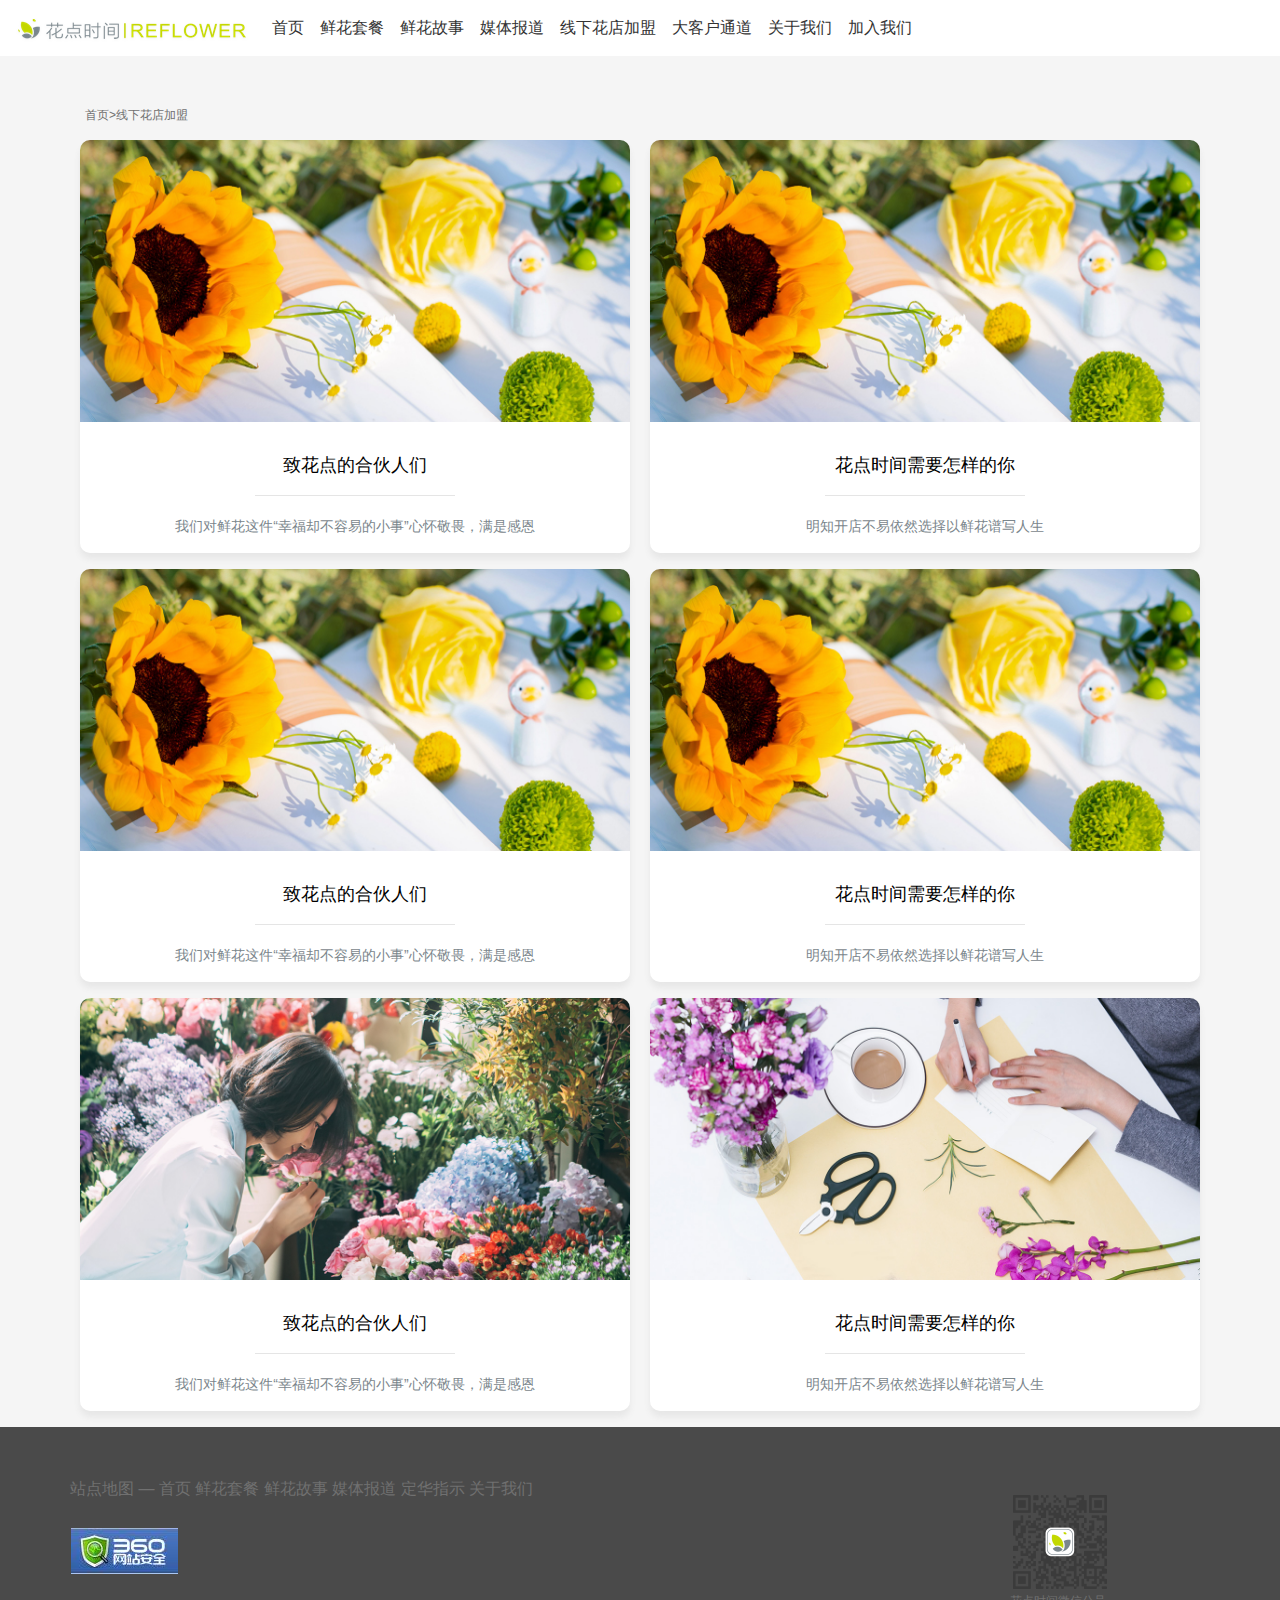
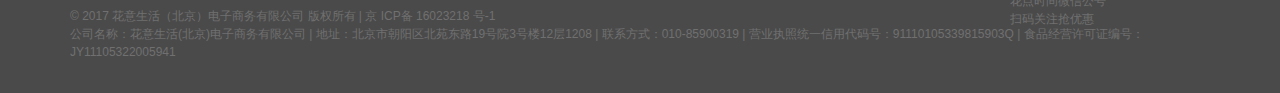
<file: public/xxhdjm.html>
<!DOCTYPE html>
<html>
<head lang="en">
    <meta charset="UTF-8">
    <meta name="viewport" content="width=device-width,initial-scale=1.0"/>
    <link rel="stylesheet" href="css/bootstrap.css"/>
    <link rel="stylesheet" href="css/xxhdjm.css"/>
    <script src="js/jquery.min.js"></script>
    <script src="js/popper.min.js"></script>
    <script src="js/bootstrap.min.js"></script>
    <title></title>
</head>
<body>
        <nav class="my_name"></nav>

  <div class="container">
        <div class="row w-100 z_indx">
                <div class="col-md-6 col-sm-6 z_index_m">
                    <p >首页>线下花店加盟</p>
                </div>
            </div>

      <ul class="row list-unstyled d-flex z_index_png my_ul">
          <li class="col-md-6 col-sm-12">
              <div><a href=""><img src="img/1532507745531070.jpg" alt="" class="img-fluid p-0 my_img"/></a>
                  <p class="index_p0"><a href="#" class="index_p1">致花点的合伙人们</a></p>
                  <hr/>
                  <p class="index_p3">我们对鲜花这件“幸福却不容易的小事”心怀敬畏，满是感恩</p>
              </div>
          </li>
          <li class="col-md-6 col-sm-12">
              <div>
                  <a href=""><img src="img/1532507745531070.jpg" alt="" class="img-fluid p-0 my_img"/></a>
                  <p class="index_p0"><a href="#" class="index_p1">花点时间需要怎样的你</a></p>
                  <hr/>
                  <p class="index_p3">明知开店不易依然选择以鲜花谱写人生</p>
              </div>
          </li>
      </ul>

      <ul class="row list-unstyled d-flex z_index_png">
          <li class="col-md-6 col-sm-12">
              <div><a href=""><img src="img/1532507745531070.jpg" alt="" class="img-fluid p-0 my_img"/></a>
                  <p class="index_p0"><a href="#" class="index_p1">致花点的合伙人们</a></p>
                  <hr/>
                  <p class="index_p3">我们对鲜花这件“幸福却不容易的小事”心怀敬畏，满是感恩</p>
              </div>
          </li>
          <li class="col-md-6 col-sm-12">
              <div>
                  <a href=""><img src="img/1532507745531070.jpg" alt="" class="img-fluid p-0 my_img"/></a>
                  <p class="index_p0"><a href="#" class="index_p1">花点时间需要怎样的你</a></p>
                  <hr/>
                  <p class="index_p3">明知开店不易依然选择以鲜花谱写人生</p>
              </div>
          </li>
      </ul>

      <ul class="row list-unstyled d-flex z_index_png">
          <li class="col-md-6 col-sm-12">
              <div><a href=""><img src="img/1532507875829307.png" alt="" class="img-fluid p-0 my_img"/></a>
                  <p class="index_p0"><a href="#" class="index_p1">致花点的合伙人们</a></p>
                  <hr/>
                  <p class="index_p3">我们对鲜花这件“幸福却不容易的小事”心怀敬畏，满是感恩</p>
              </div>
          </li>
          <li class="col-md-6 col-sm-12">
              <div>
                  <a href=""><img src="img/1532507425547288.png" alt="" class="img-fluid p-0 my_img"/></a>
                  <p class="index_p0"><a href="#" class="index_p1">花点时间需要怎样的你</a></p>
                  <hr/>
                  <p class="index_p3">明知开店不易依然选择以鲜花谱写人生</p>
              </div>
          </li>
      </ul>

  </div>
  <div class="my_foot"></div>
  <script src="js/jquery-3.2.1.js"></script>
    <script src="js/header.js"></script>
    <script src="js/foot.js"></script>
</body>
</html>
</file>
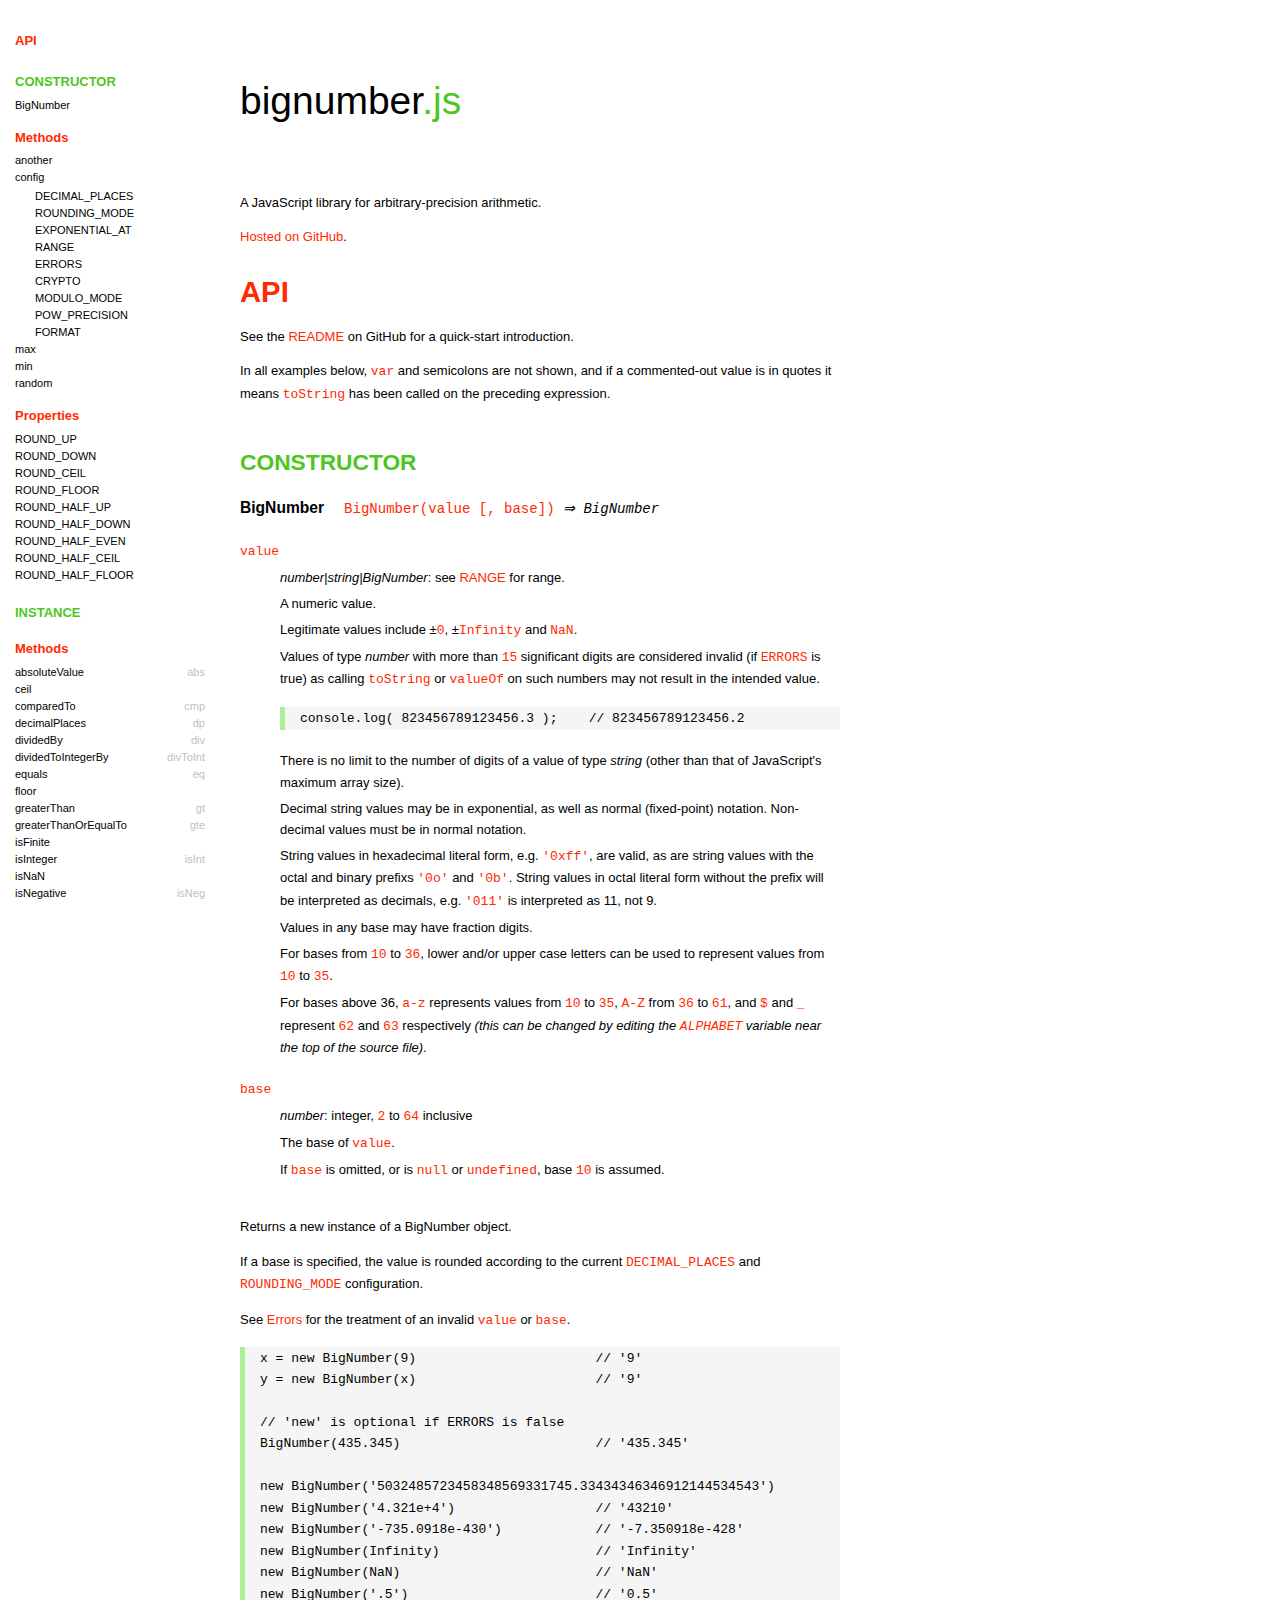
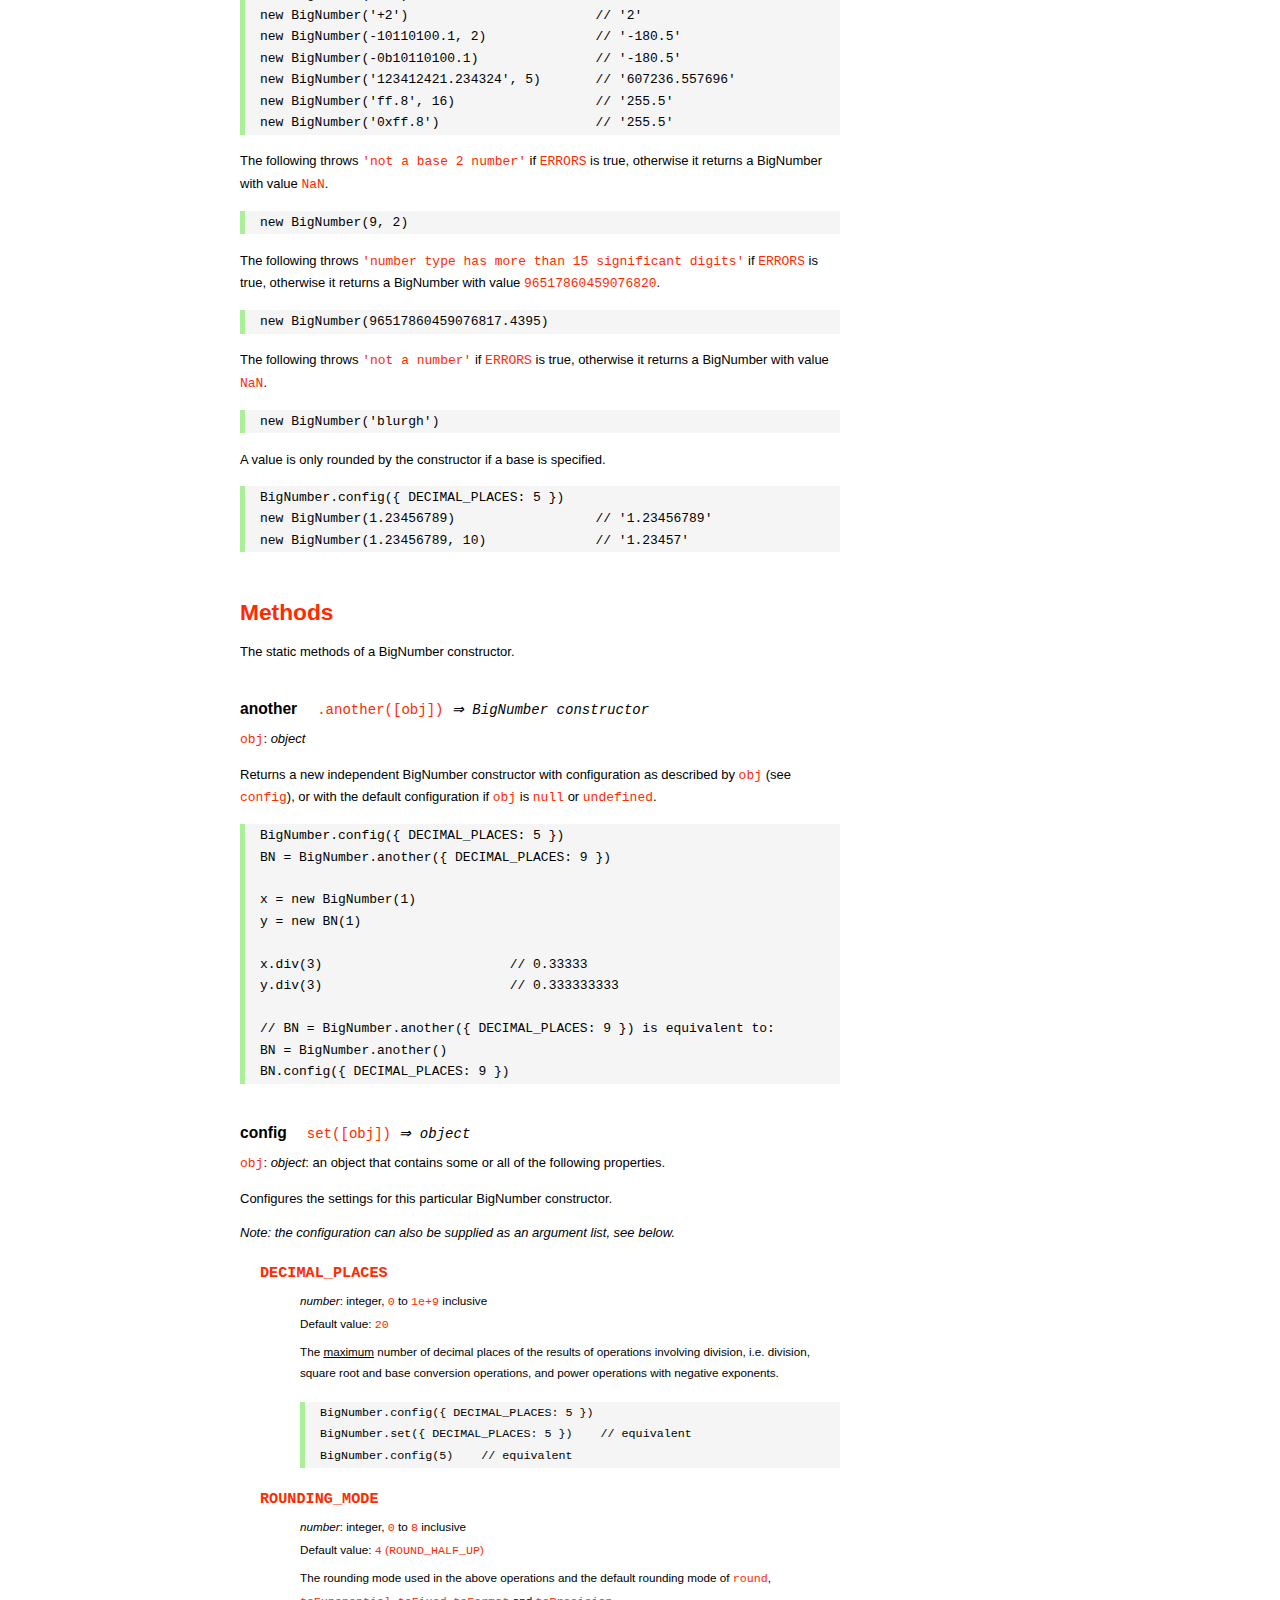
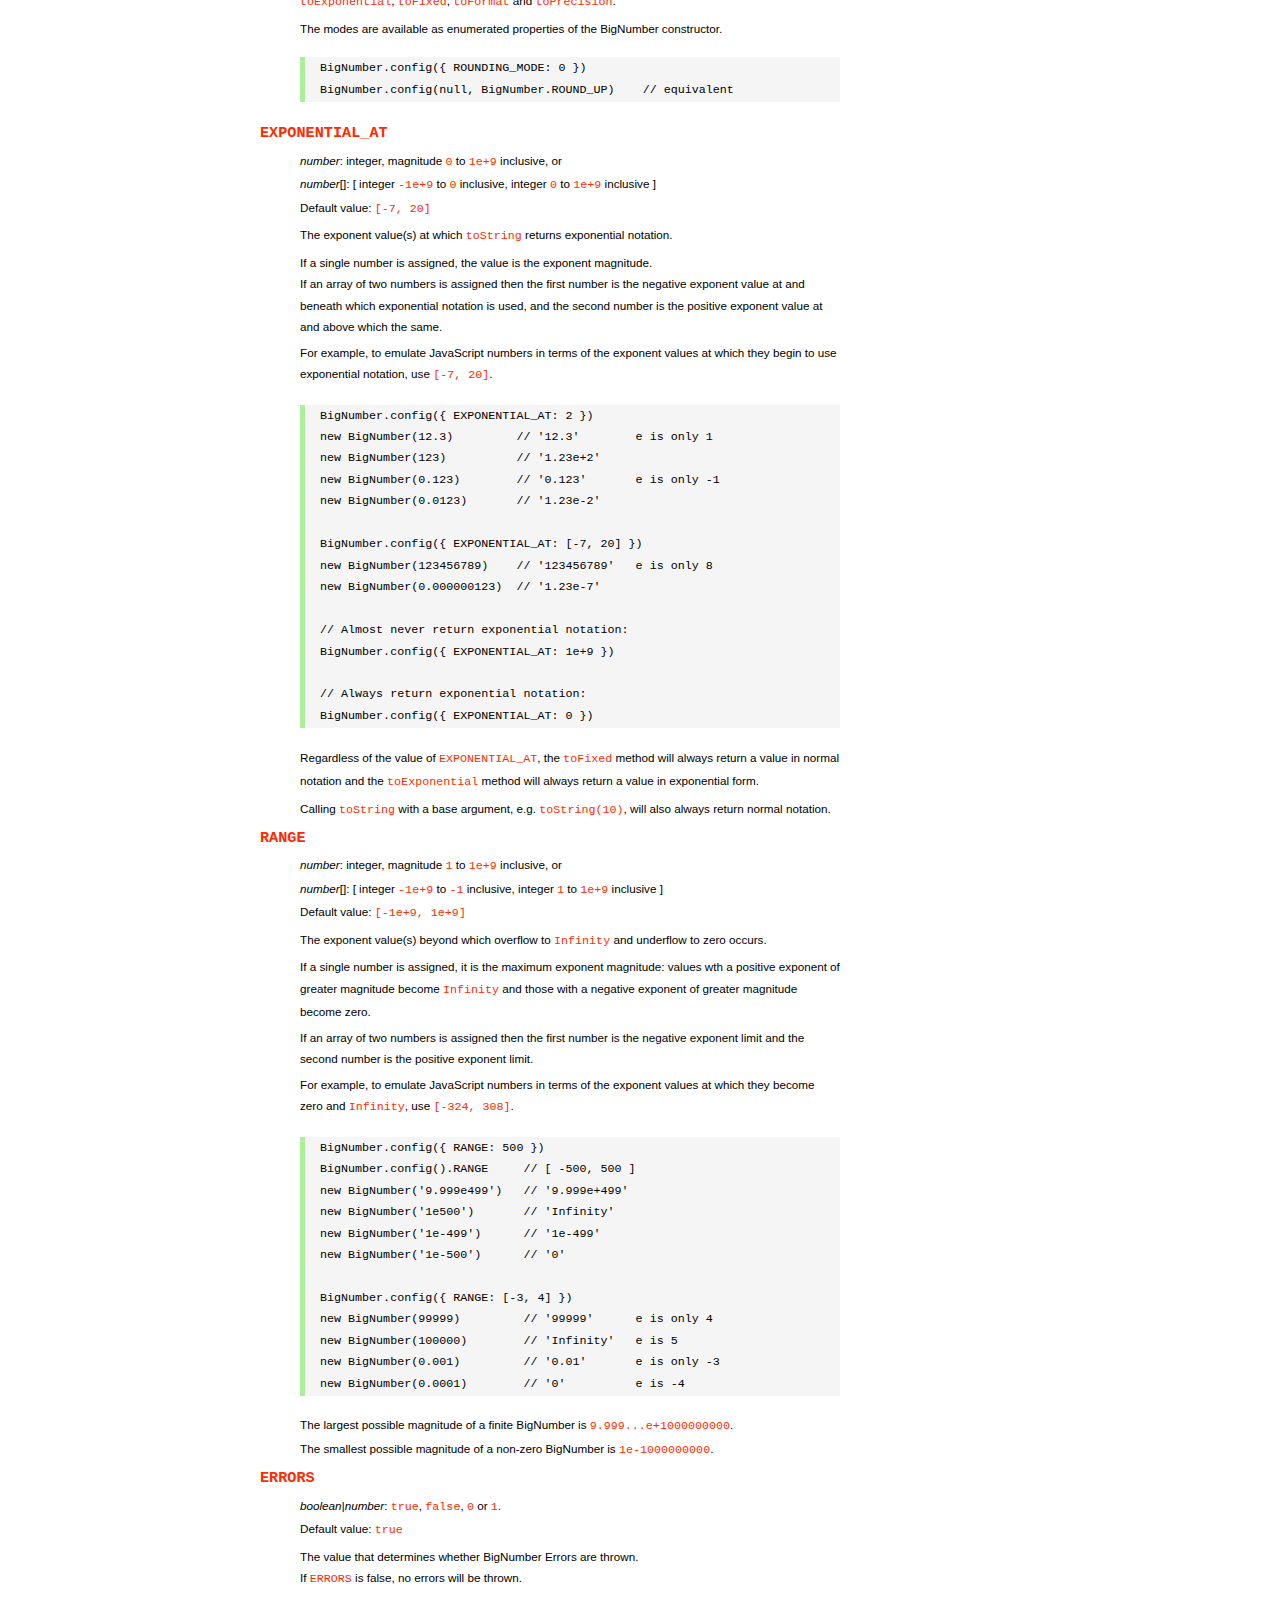
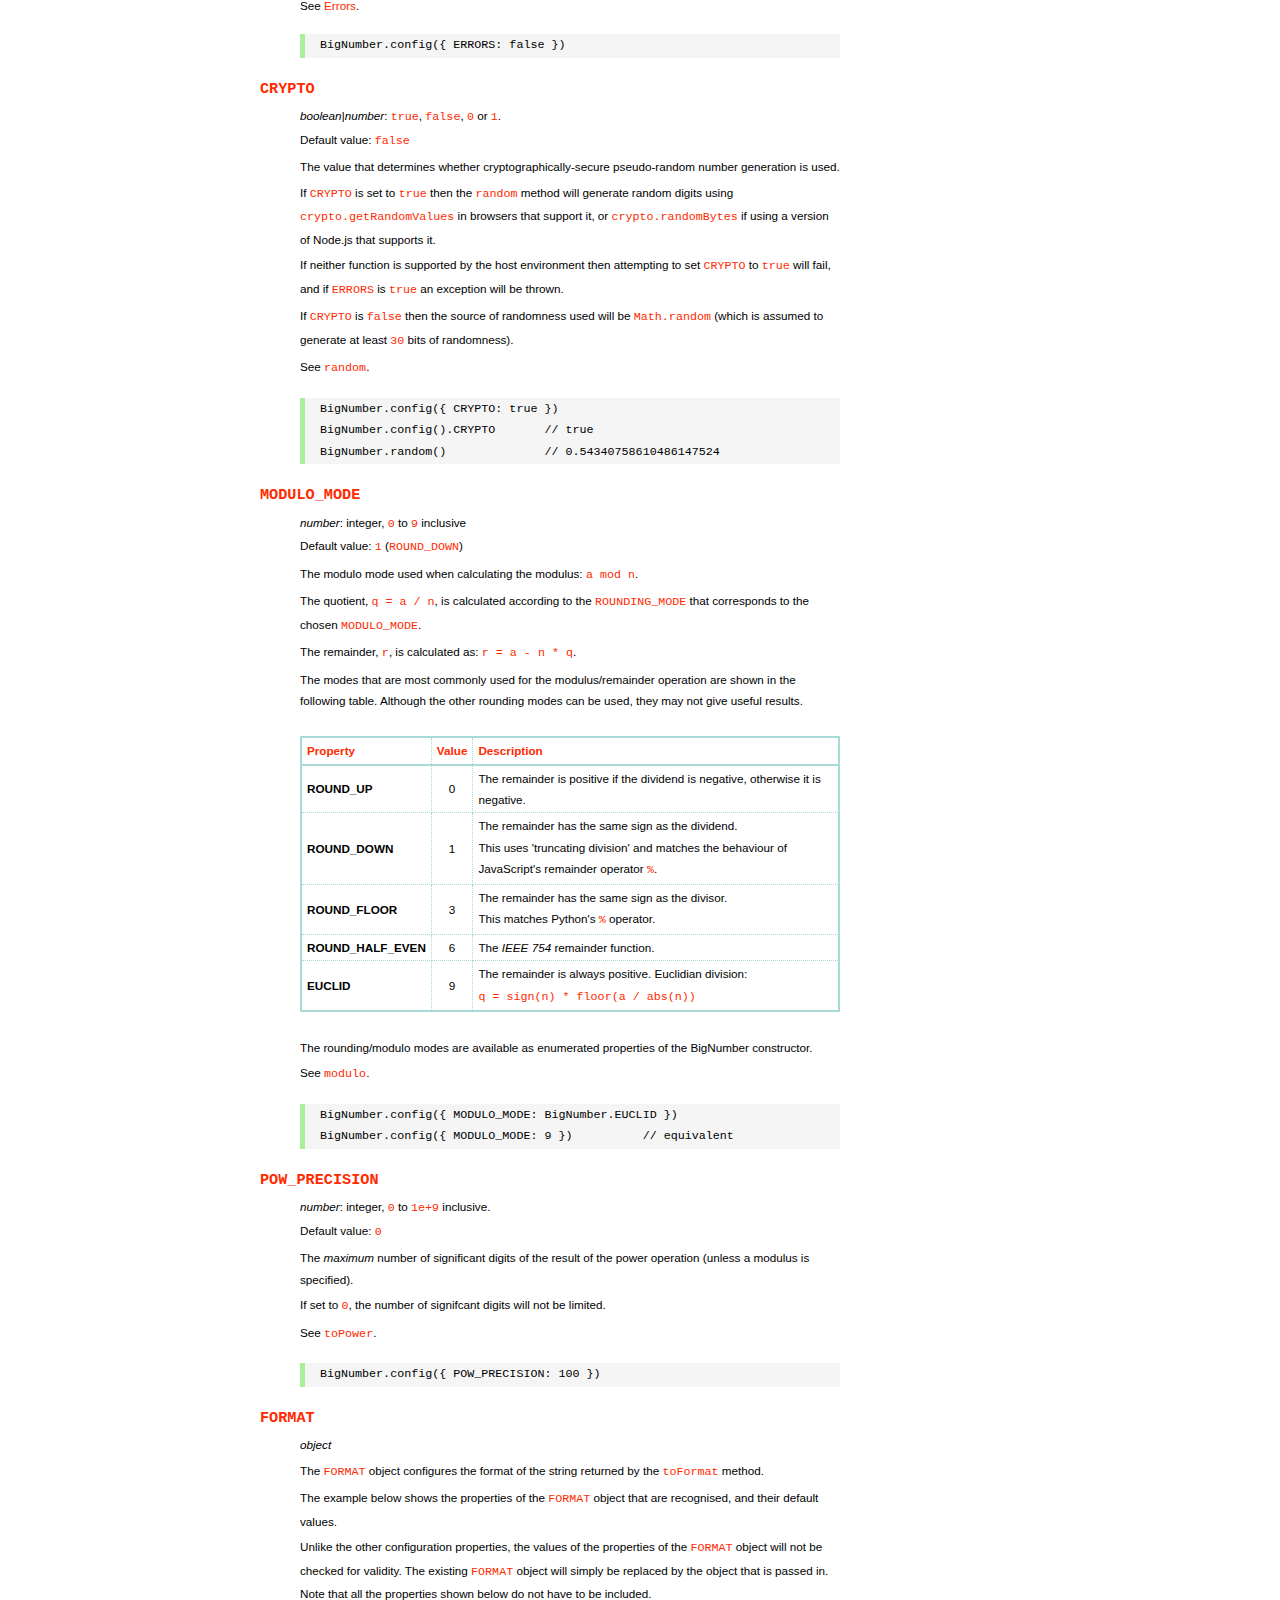
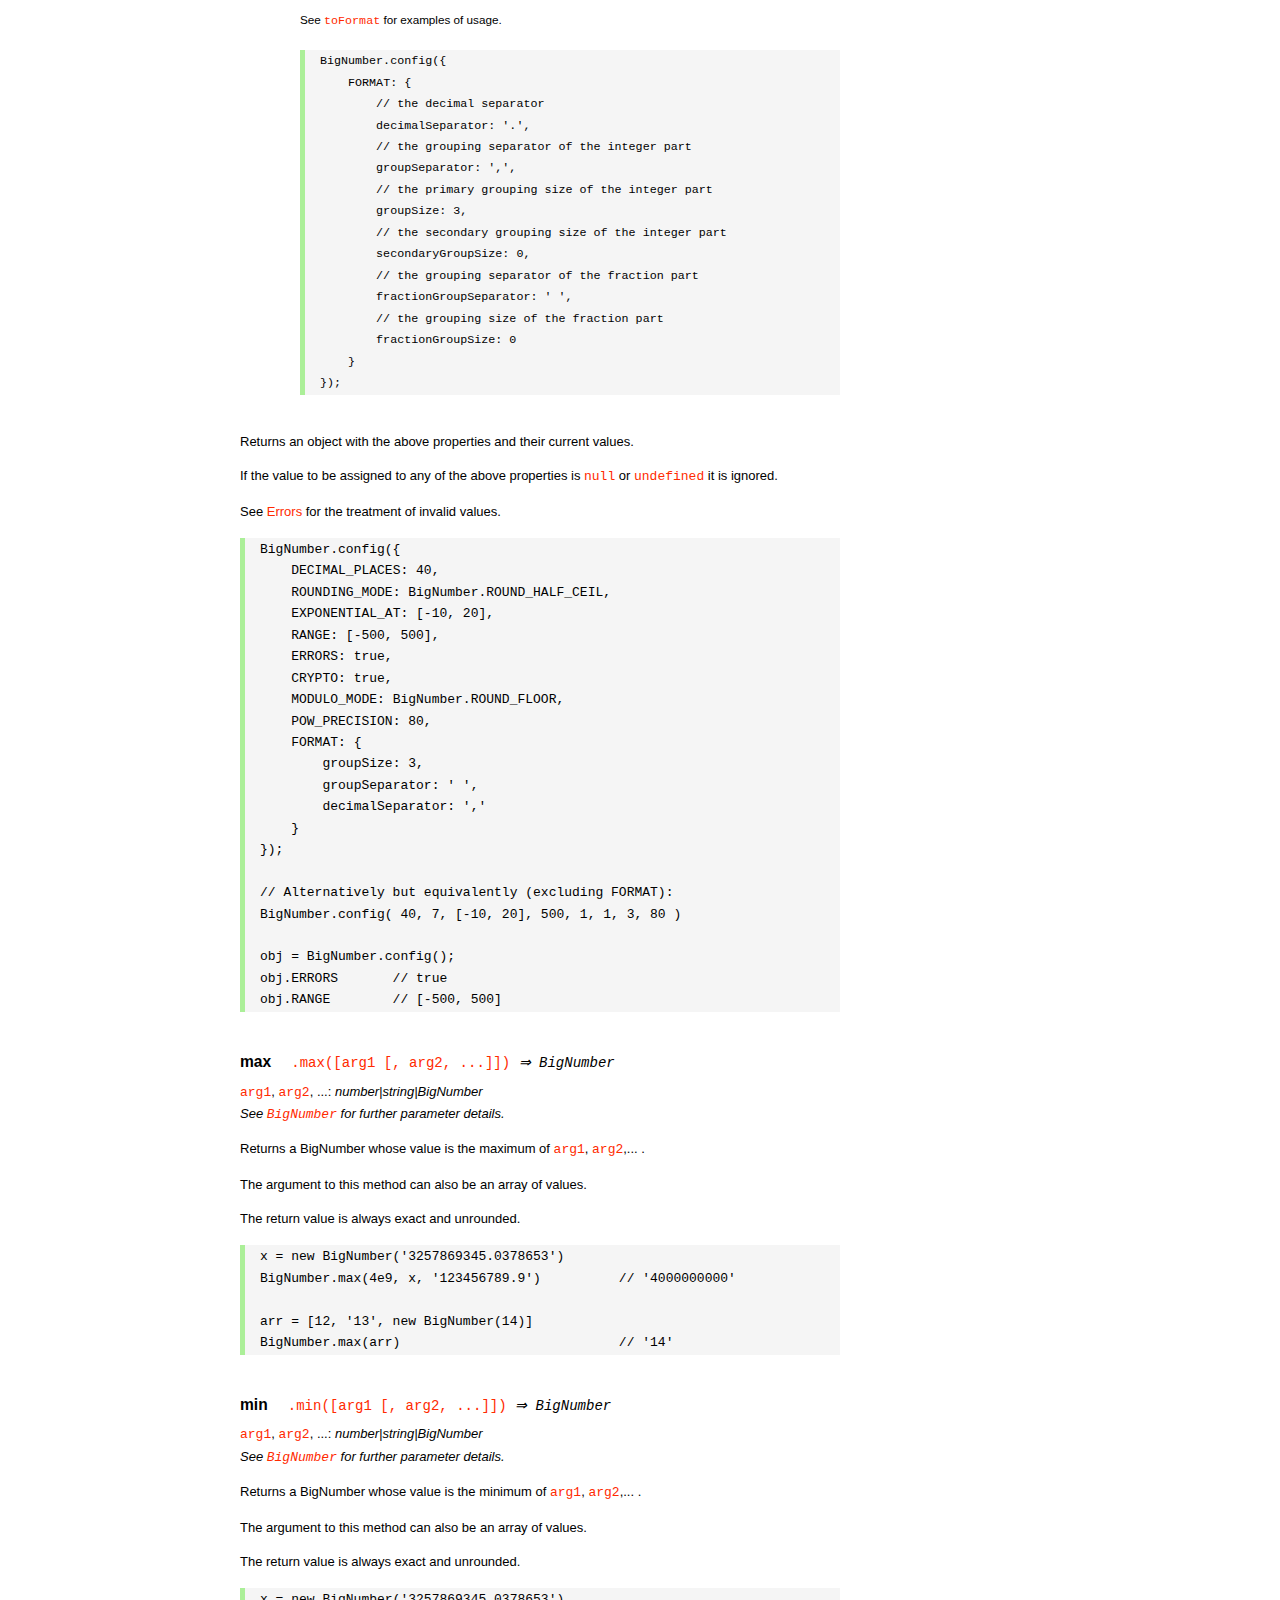
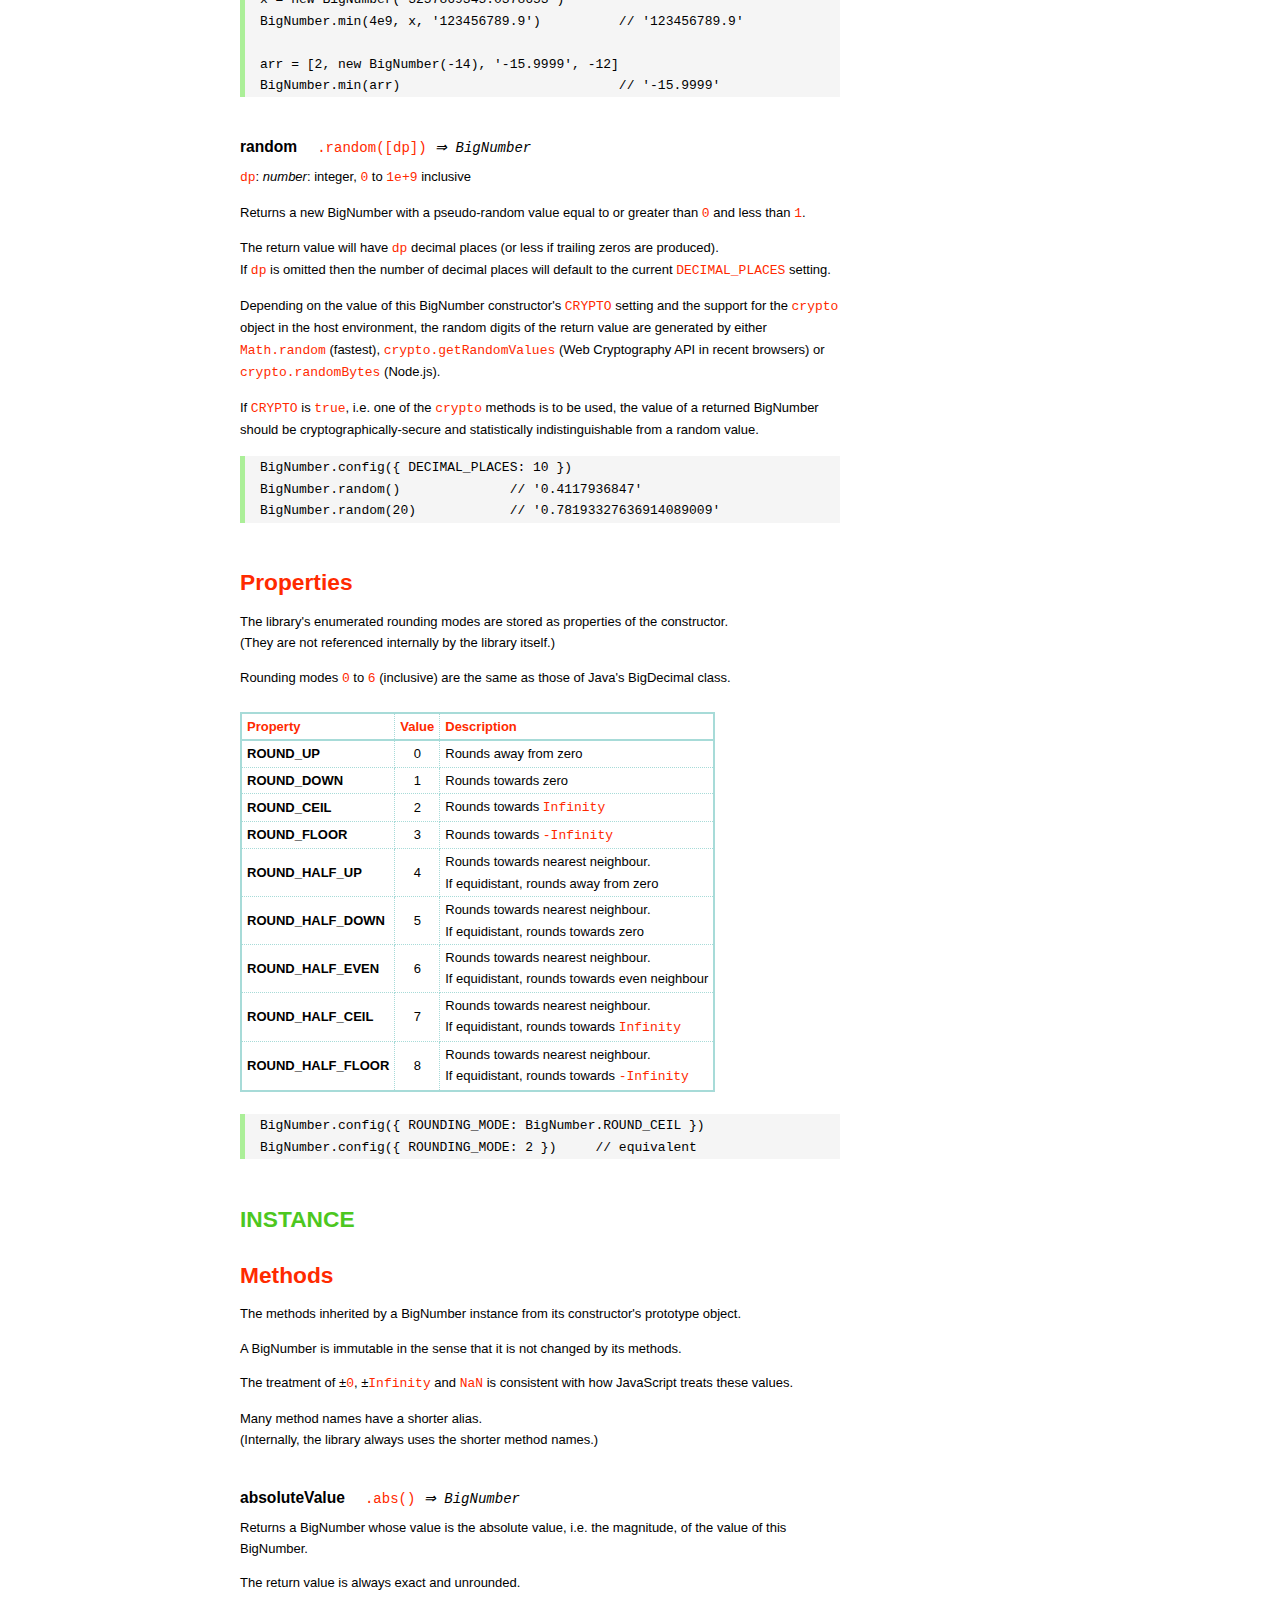
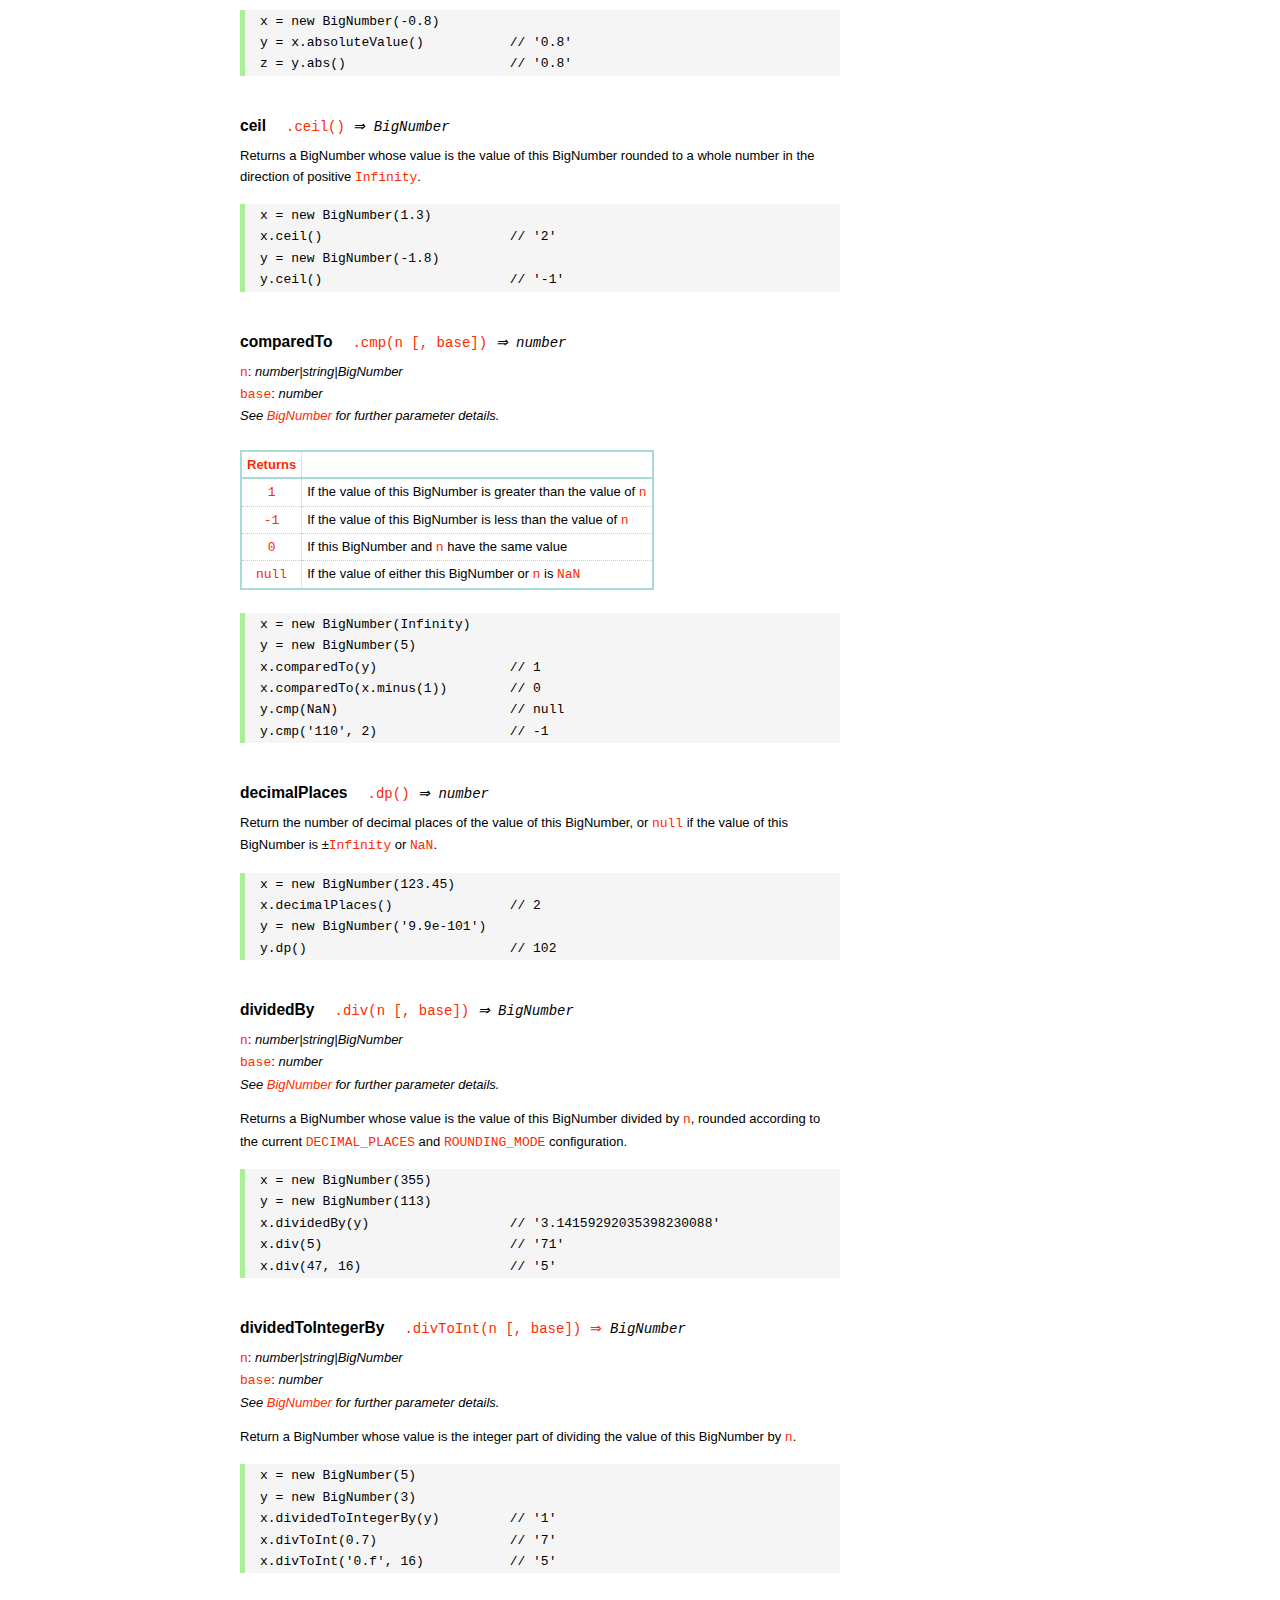
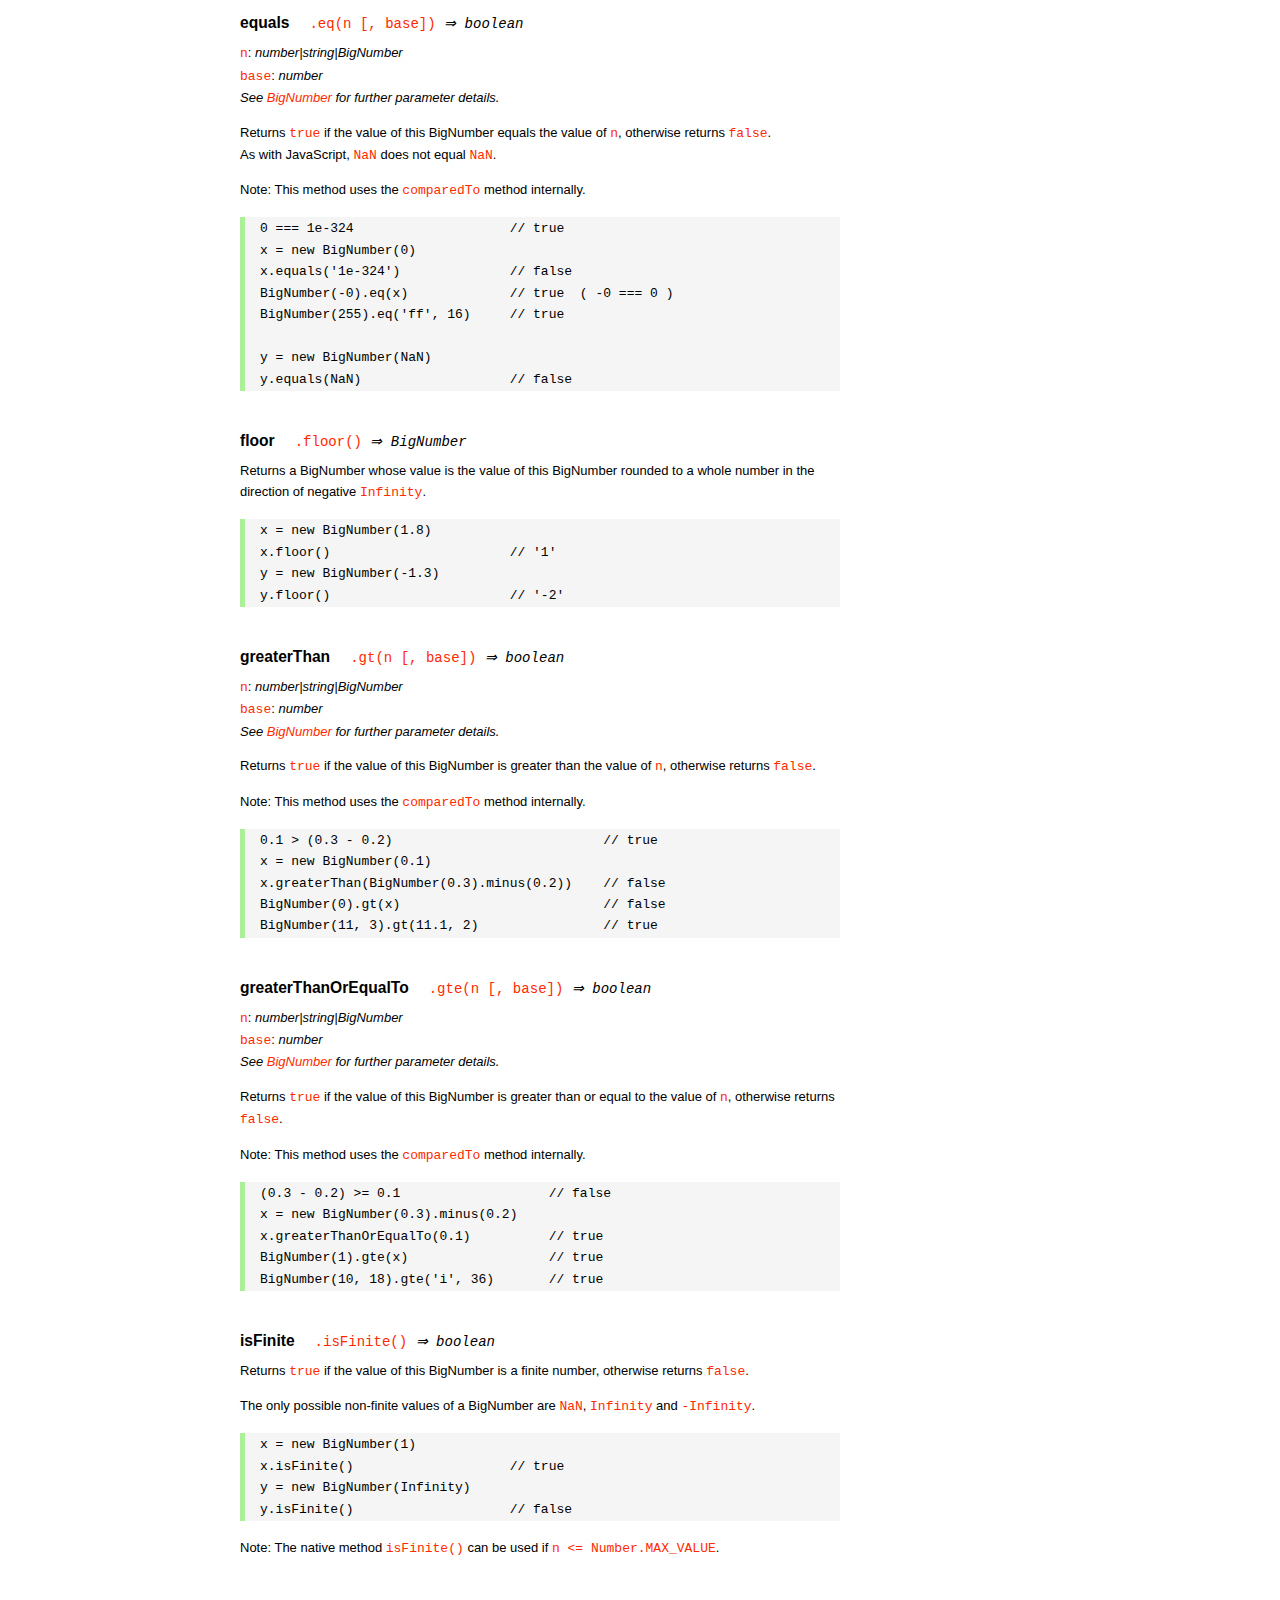
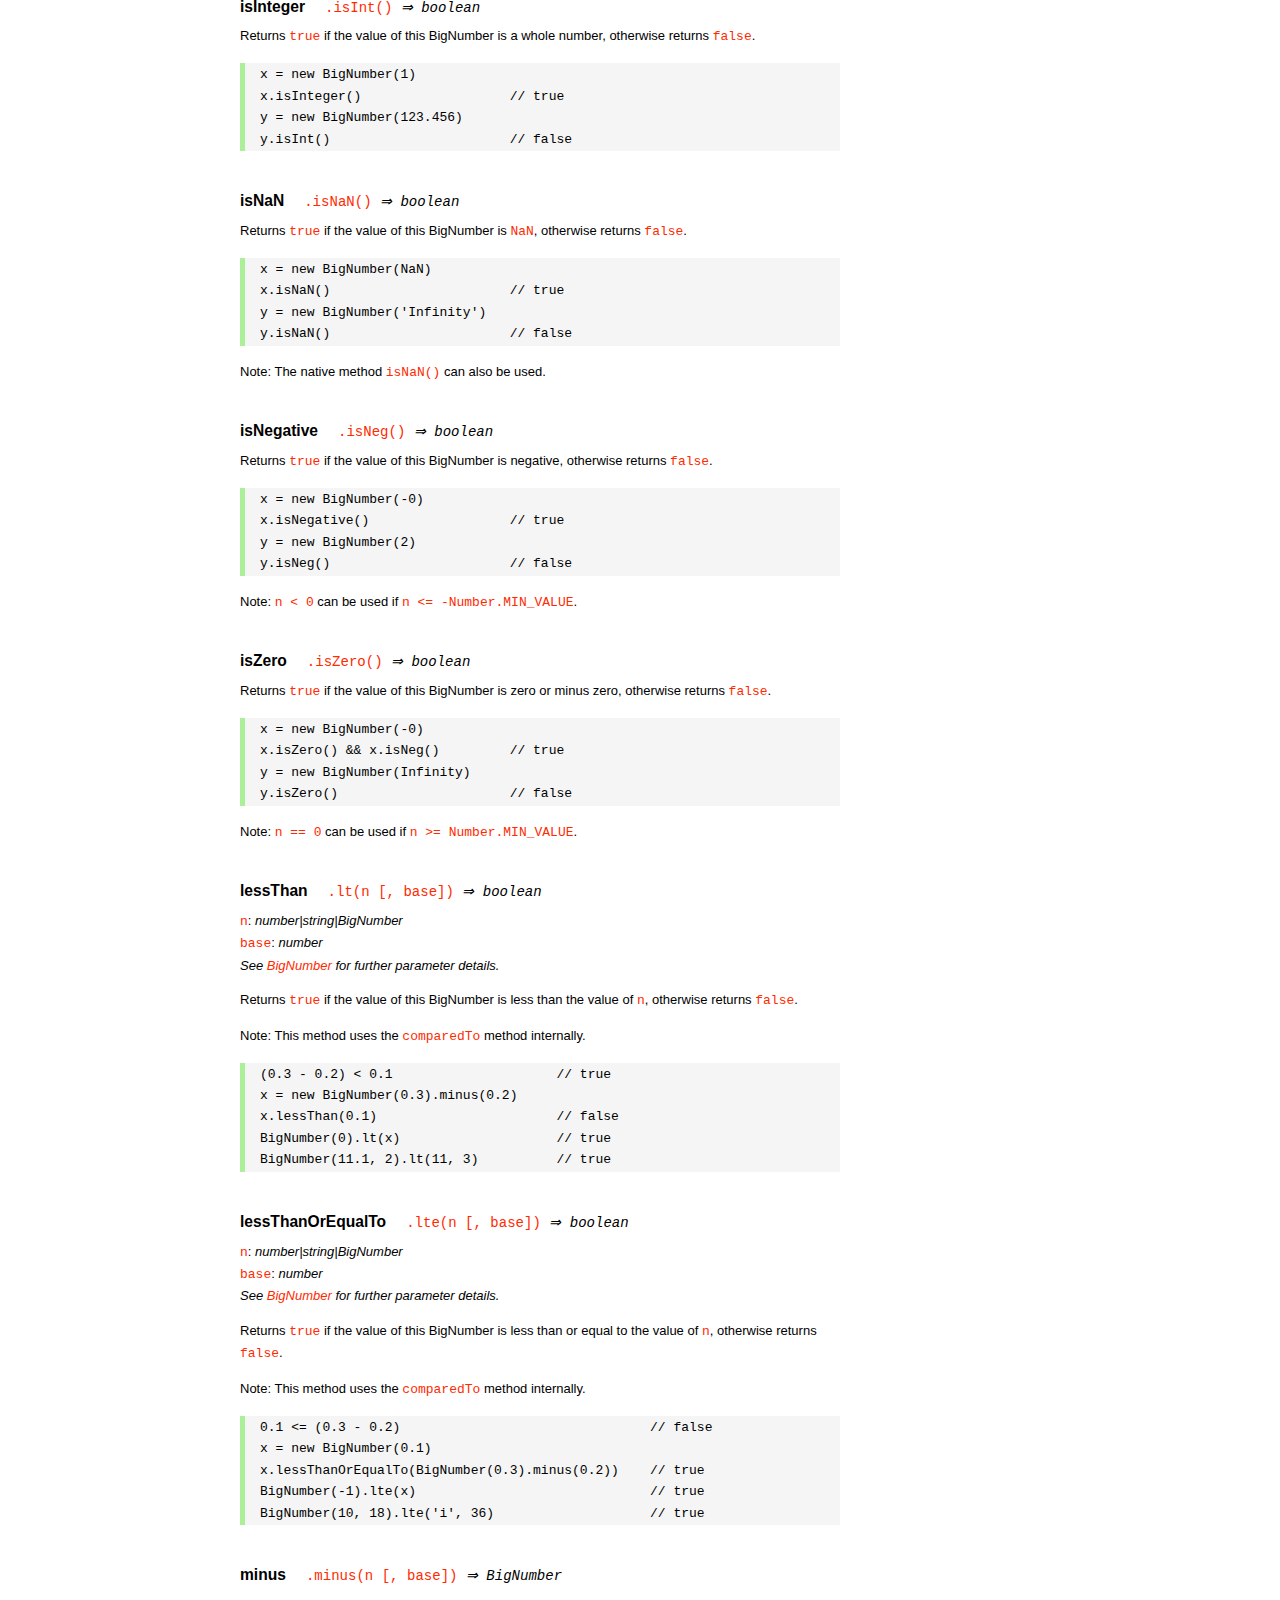
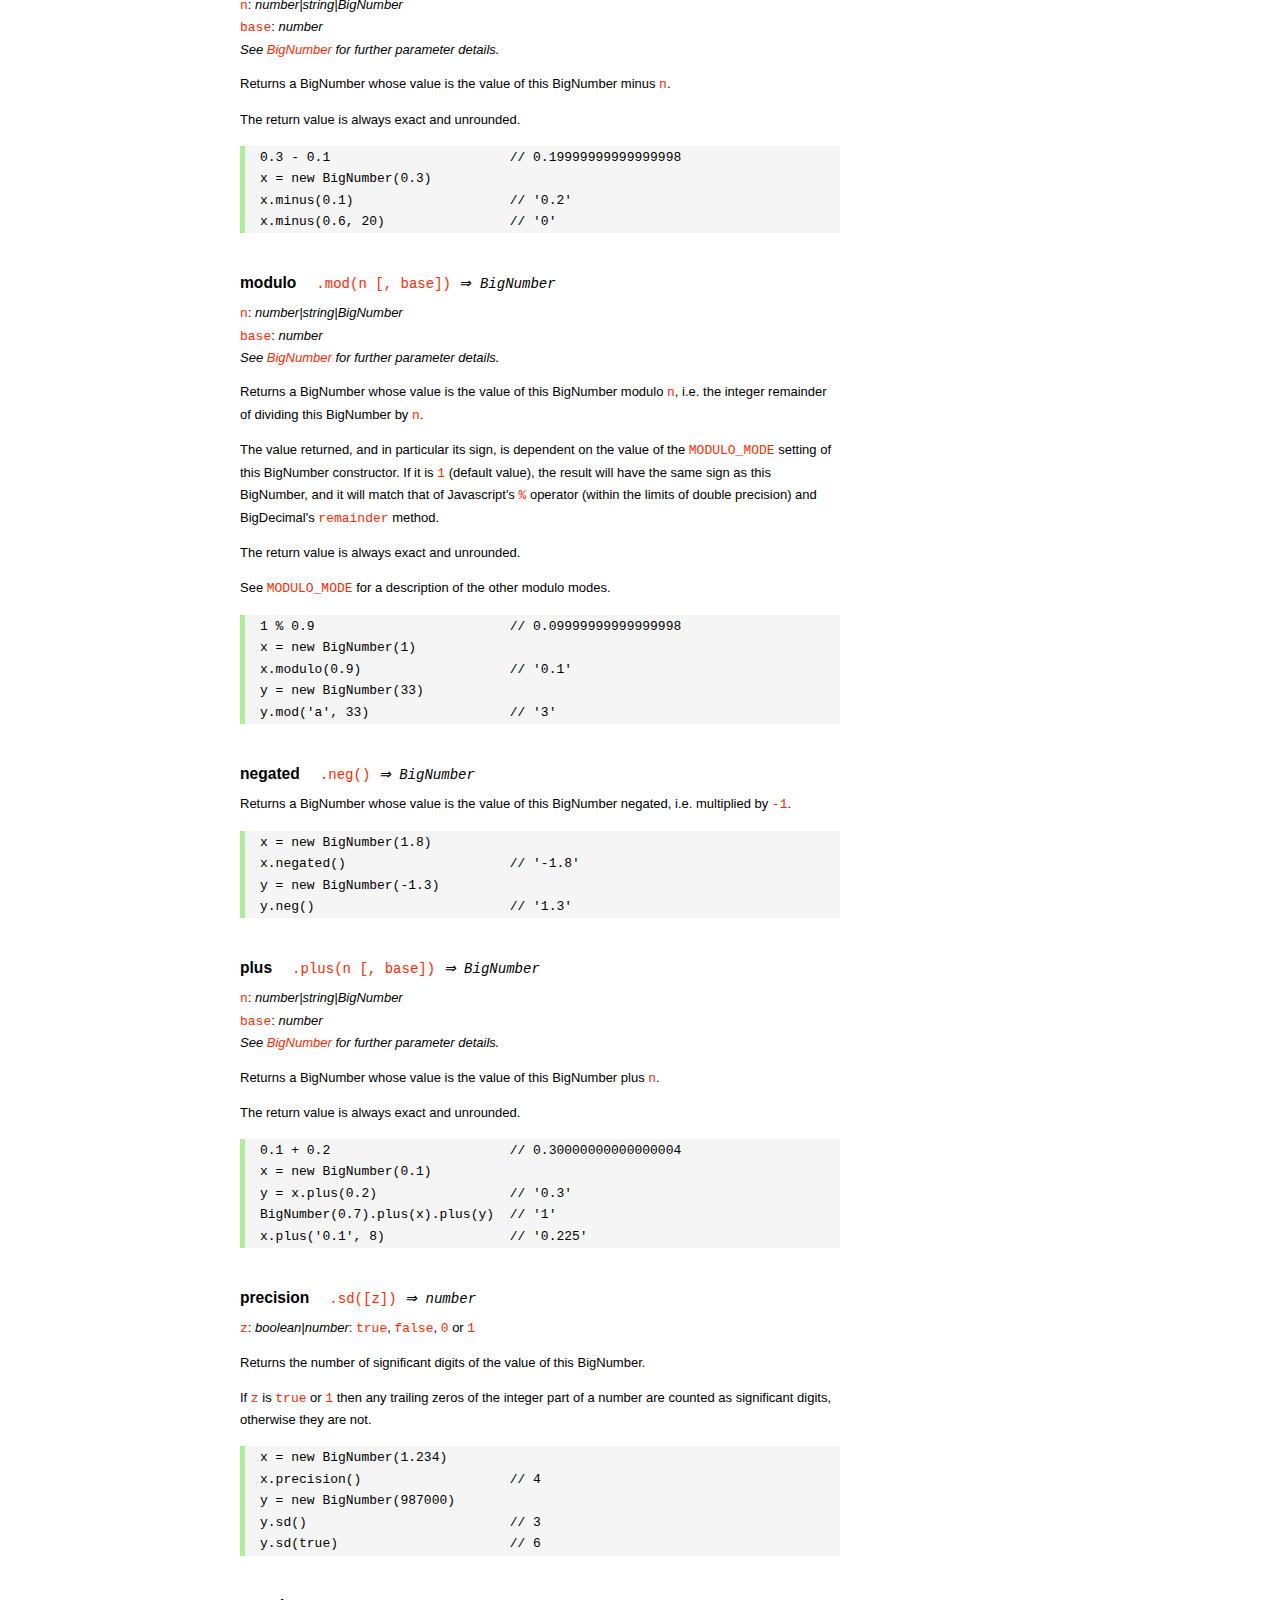
<file: node_modules/mysql/node_modules/bignumber.js/doc/API.html>
<!DOCTYPE HTML>
<html>
<head>
<meta charset="utf-8">
<meta http-equiv="X-UA-Compatible" content="IE=edge">
<meta name="Author" content="M Mclaughlin">
<title>bignumber.js API</title>
<style>
html{font-size:100%}
body{background:#fff;font-family:"Helvetica Neue",Helvetica,Arial,sans-serif;font-size:13px;
  line-height:1.65em;min-height:100%;margin:0}
body,i{color:#000}
.nav{background:#fff;position:fixed;top:0;bottom:0;left:0;width:200px;overflow-y:auto;
  padding:15px 0 30px 15px}
div.container{width:600px;margin:50px 0 50px 240px}
p{margin:0 0 1em;width:600px}
pre,ul{margin:1em 0}
h1,h2,h3,h4,h5{margin:0;padding:1.5em 0 0}
h1,h2{padding:.75em 0}
h1{font:400 3em Verdana,sans-serif;color:#000;margin-bottom:1em}
h2{font-size:2.25em;color:#ff2a00}
h3{font-size:1.75em;color:#4dc71f}
h4{font-size:1.75em;color:#ff2a00;padding-bottom:.75em}
h5{font-size:1.2em;margin-bottom:.4em}
h6{font-size:1.1em;margin-bottom:0.8em;padding:0.5em 0}
dd{padding-top:.35em}
dt{padding-top:.5em}
b{font-weight:700}
dt b{font-size:1.3em}
a,a:visited{color:#ff2a00;text-decoration:none}
a:active,a:hover{outline:0;text-decoration:underline}
.nav a,.nav b,.nav a:visited{display:block;color:#ff2a00;font-weight:700; margin-top:15px}
.nav b{color:#4dc71f;margin-top:20px;cursor:default;width:auto}
ul{list-style-type:none;padding:0 0 0 20px}
.nav ul{line-height:14px;padding-left:0;margin:5px 0 0}
.nav ul a,.nav ul a:visited,span{display:inline;color:#000;font-family:Verdana,Geneva,sans-serif;
  font-size:11px;font-weight:400;margin:0}
.inset,ul.inset{margin-left:20px}
.inset{font-size:.9em}
.nav li{width:auto;margin:0 0 3px}
.alias{font-style:italic;margin-left:20px}
table{border-collapse:collapse;border-spacing:0;border:2px solid #a7dbd8;margin:1.75em 0;padding:0}
td,th{text-align:left;margin:0;padding:2px 5px;border:1px dotted #a7dbd8}
th{border-top:2px solid #a7dbd8;border-bottom:2px solid #a7dbd8;color:#ff2a00}
code,pre{font-family:Consolas, monaco, monospace;font-weight:400}
pre{background:#f5f5f5;white-space:pre-wrap;word-wrap:break-word;border-left:5px solid #abef98;
  padding:1px 0 1px 15px;margin:1.2em 0}
code,.nav-title{color:#ff2a00}
.end{margin-bottom:25px}
.centre{text-align:center}
.error-table{font-size:13px;width:100%}
#faq{margin:3em 0 0}
li span{float:right;margin-right:10px;color:#c0c0c0}
#js{font:inherit;color:#4dc71f}
</style>
</head>
<body>

  <div class="nav">

    <a class='nav-title' href="#">API</a>

    <b> CONSTRUCTOR </b>
    <ul>
      <li><a href="#bignumber">BigNumber</a></li>
    </ul>

    <a href="#methods">Methods</a>
    <ul>
      <li><a href="#another">another</a></li>
      <li><a href="#config" >config</a></li>
      <li>
        <ul class="inset">
          <li><a href="#decimal-places">DECIMAL_PLACES</a></li>
          <li><a href="#rounding-mode" >ROUNDING_MODE</a></li>
          <li><a href="#exponential-at">EXPONENTIAL_AT</a></li>
          <li><a href="#range"         >RANGE</a></li>
          <li><a href="#errors"        >ERRORS</a></li>
          <li><a href="#crypto"        >CRYPTO</a></li>
          <li><a href="#modulo-mode"   >MODULO_MODE</a></li>
          <li><a href="#pow-precision" >POW_PRECISION</a></li>
          <li><a href="#format"        >FORMAT</a></li>
        </ul>
      </li>
      <li><a href="#max"   >max</a></li>
      <li><a href="#min"   >min</a></li>
      <li><a href="#random">random</a></li>
    </ul>

    <a href="#constructor-properties">Properties</a>
    <ul>
      <li><a href="#round-up"        >ROUND_UP</a></li>
      <li><a href="#round-down"      >ROUND_DOWN</a></li>
      <li><a href="#round-ceil"      >ROUND_CEIL</a></li>
      <li><a href="#round-floor"     >ROUND_FLOOR</a></li>
      <li><a href="#round-half-up"   >ROUND_HALF_UP</a></li>
      <li><a href="#round-half-down" >ROUND_HALF_DOWN</a></li>
      <li><a href="#round-half-even" >ROUND_HALF_EVEN</a></li>
      <li><a href="#round-half-ceil" >ROUND_HALF_CEIL</a></li>
      <li><a href="#round-half-floor">ROUND_HALF_FLOOR</a></li>
    </ul>

    <b> INSTANCE </b>

    <a href="#prototype-methods">Methods</a>
    <ul>
      <li><a href="#abs"    >absoluteValue       </a><span>abs</span>     </li>
      <li><a href="#ceil"   >ceil                </a>                     </li>
      <li><a href="#cmp"    >comparedTo          </a><span>cmp</span>     </li>
      <li><a href="#dp"     >decimalPlaces       </a><span>dp</span>      </li>
      <li><a href="#div"    >dividedBy           </a><span>div</span>     </li>
      <li><a href="#divInt" >dividedToIntegerBy  </a><span>divToInt</span></li>
      <li><a href="#eq"     >equals              </a><span>eq</span>      </li>
      <li><a href="#floor"  >floor               </a>                     </li>
      <li><a href="#gt"     >greaterThan         </a><span>gt</span>      </li>
      <li><a href="#gte"    >greaterThanOrEqualTo</a><span>gte</span>     </li>
      <li><a href="#isF"    >isFinite            </a>                     </li>
      <li><a href="#isInt"  >isInteger           </a><span>isInt</span>   </li>
      <li><a href="#isNaN"  >isNaN               </a>                     </li>
      <li><a href="#isNeg"  >isNegative          </a><span>isNeg</span>   </li>
      <li><a href="#isZ"    >isZero              </a>                     </li>
      <li><a href="#lt"     >lessThan            </a><span>lt</span>      </li>
      <li><a href="#lte"    >lessThanOrEqualTo   </a><span>lte</span>     </li>
      <li><a href="#minus"  >minus               </a><span>sub</span>     </li>
      <li><a href="#mod"    >modulo              </a><span>mod</span>     </li>
      <li><a href="#neg"    >negated             </a><span>neg</span>     </li>
      <li><a href="#plus"   >plus                </a><span>add</span>     </li>
      <li><a href="#sd"     >precision           </a><span>sd</span>      </li>
      <li><a href="#round"  >round               </a>                     </li>
      <li><a href="#shift"  >shift               </a>                     </li>
      <li><a href="#sqrt"   >squareRoot          </a><span>sqrt</span>    </li>
      <li><a href="#times"  >times               </a><span>mul</span>     </li>
      <li><a href="#toD"    >toDigits            </a>                     </li>
      <li><a href="#toE"    >toExponential       </a>                     </li>
      <li><a href="#toFix"  >toFixed             </a>                     </li>
      <li><a href="#toFor"  >toFormat            </a>                     </li>
      <li><a href="#toFr"   >toFraction          </a>                     </li>
      <li><a href="#toJSON" >toJSON              </a>                     </li>
      <li><a href="#toN"    >toNumber            </a>                     </li>
      <li><a href="#pow"    >toPower             </a><span>pow</span>     </li>
      <li><a href="#toP"    >toPrecision         </a>                     </li>
      <li><a href="#toS"    >toString            </a>                     </li>
      <li><a href="#trunc"  >truncated           </a><span>trunc</span>   </li>
      <li><a href="#valueOf">valueOf             </a>                     </li>
    </ul>

    <a href="#instance-properties">Properties</a>
    <ul>
      <li><a href="#coefficient">c: coefficient</a></li>
      <li><a href="#exponent"   >e: exponent</a></li>
      <li><a href="#sign"       >s: sign</a></li>
      <li><a href="#isbig"      >isBigNumber</a></li>
    </ul>

    <a href="#zero-nan-infinity">Zero, NaN &amp; Infinity</a>
    <a href="#Errors">Errors</a>
    <a class='end' href="#faq">FAQ</a>

  </div>

  <div class="container">

    <h1>bignumber<span id='js'>.js</span></h1>

    <p>A JavaScript library for arbitrary-precision arithmetic.</p>
    <p><a href="https://github.com/MikeMcl/bignumber.js">Hosted on GitHub</a>. </p>

    <h2>API</h2>

    <p>
      See the <a href='https://github.com/MikeMcl/bignumber.js'>README</a> on GitHub for a
      quick-start introduction.
    </p>
    <p>
      In all examples below, <code>var</code> and semicolons are not shown, and if a commented-out
      value is in quotes it means <code>toString</code> has been called on the preceding expression.
    </p>


    <h3>CONSTRUCTOR</h3>

    <h5 id="bignumber">
      BigNumber<code class='inset'>BigNumber(value [, base]) <i>&rArr; BigNumber</i></code>
    </h5>
    <dl>
      <dt><code>value</code></dt>
      <dd>
        <i>number|string|BigNumber</i>: see <a href='#range'>RANGE</a> for
        range.
      </dd>
      <dd>
        A numeric value.
      </dd>
      <dd>
        Legitimate values include &plusmn;<code>0</code>, &plusmn;<code>Infinity</code> and
        <code>NaN</code>.
      </dd>
      <dd>
        Values of type <em>number</em> with more than <code>15</code> significant digits are
        considered invalid (if <a href='#errors'><code>ERRORS</code></a> is true) as calling
        <code><a href='#toS'>toString</a></code> or <code><a href='#valueOf'>valueOf</a></code> on
        such numbers may not result in the intended value.
        <pre>console.log( 823456789123456.3 );    // 823456789123456.2</pre>
      </dd>
      <dd>
        There is no limit to the number of digits of a value of type <em>string</em> (other than
        that of JavaScript's maximum array size).
      </dd>
      <dd>
        Decimal string values may be in exponential, as well as normal (fixed-point) notation.
        Non-decimal values must be in normal notation.
      </dd>
      <dd>
        String values in hexadecimal literal form, e.g. <code>'0xff'</code>, are valid, as are
        string values with the octal and binary prefixs <code>'0o'</code> and <code>'0b'</code>.
        String values in octal literal form without the prefix will be interpreted as
        decimals, e.g. <code>'011'</code> is interpreted as 11, not 9.
      </dd>
      <dd>Values in any base may have fraction digits.</dd>
      <dd>
        For bases from <code>10</code> to <code>36</code>, lower and/or upper case letters can be
        used to represent values from <code>10</code> to <code>35</code>.
      </dd>
      <dd>
        For bases above 36, <code>a-z</code> represents values from <code>10</code> to
        <code>35</code>, <code>A-Z</code> from <code>36</code> to <code>61</code>, and
        <code>$</code> and <code>_</code> represent <code>62</code> and <code>63</code> respectively
        <i>(this can be changed by editing the <code>ALPHABET</code> variable near the top of the
        source file)</i>.
      </dd>
    </dl>
    <dl>
      <dt><code>base</code></dt>
      <dd>
        <i>number</i>: integer, <code>2</code> to <code>64</code> inclusive
      </dd>
      <dd>The base of <code>value</code>.</dd>
      <dd>
        If <code>base</code> is omitted, or is <code>null</code> or <code>undefined</code>, base
        <code>10</code> is assumed.
      </dd>
    </dl>
    <br />
    <p>Returns a new instance of a BigNumber object.</p>
    <p>
      If a base is specified, the value is rounded according to
      the current <a href='#decimal-places'><code>DECIMAL_PLACES</code></a> and
      <a href='#rounding-mode'><code>ROUNDING_MODE</code></a> configuration.
    </p>
    <p>
      See <a href='#Errors'>Errors</a> for the treatment of an invalid <code>value</code> or
      <code>base</code>.
    </p>
    <pre>
x = new BigNumber(9)                       // '9'
y = new BigNumber(x)                       // '9'

// 'new' is optional if ERRORS is false
BigNumber(435.345)                         // '435.345'

new BigNumber('5032485723458348569331745.33434346346912144534543')
new BigNumber('4.321e+4')                  // '43210'
new BigNumber('-735.0918e-430')            // '-7.350918e-428'
new BigNumber(Infinity)                    // 'Infinity'
new BigNumber(NaN)                         // 'NaN'
new BigNumber('.5')                        // '0.5'
new BigNumber('+2')                        // '2'
new BigNumber(-10110100.1, 2)              // '-180.5'
new BigNumber(-0b10110100.1)               // '-180.5'
new BigNumber('123412421.234324', 5)       // '607236.557696'
new BigNumber('ff.8', 16)                  // '255.5'
new BigNumber('0xff.8')                    // '255.5'</pre>
    <p>
      The following throws <code>'not a base 2 number'</code> if
      <a href='#errors'><code>ERRORS</code></a> is true, otherwise it returns a BigNumber with value
      <code>NaN</code>.
    </p>
    <pre>new BigNumber(9, 2)</pre>
    <p>
      The following throws <code>'number type has more than 15 significant digits'</code> if
      <a href='#errors'><code>ERRORS</code></a> is true, otherwise it returns a BigNumber with value
      <code>96517860459076820</code>.
    </p>
    <pre>new BigNumber(96517860459076817.4395)</pre>
    <p>
      The following throws <code>'not a number'</code> if <a href='#errors'><code>ERRORS</code></a>
      is true, otherwise it returns a BigNumber with value <code>NaN</code>.
    </p>
    <pre>new BigNumber('blurgh')</pre>
    <p>
      A value is only rounded by the constructor if a base is specified.
    </p>
    <pre>BigNumber.config({ DECIMAL_PLACES: 5 })
new BigNumber(1.23456789)                  // '1.23456789'
new BigNumber(1.23456789, 10)              // '1.23457'</pre>



    <h4 id="methods">Methods</h4>
     <p>The static methods of a BigNumber constructor.</p>




    <h5 id="another">
       another<code class='inset'>.another([obj]) <i>&rArr; BigNumber constructor</i></code>
    </h5>
    <p><code>obj</code>: <i>object</i></p>
    <p>
      Returns a new independent BigNumber constructor with configuration as described by
      <code>obj</code> (see <a href='#config'><code>config</code></a>), or with the default
      configuration if <code>obj</code> is <code>null</code> or <code>undefined</code>.
    </p>
    <pre>BigNumber.config({ DECIMAL_PLACES: 5 })
BN = BigNumber.another({ DECIMAL_PLACES: 9 })

x = new BigNumber(1)
y = new BN(1)

x.div(3)                        // 0.33333
y.div(3)                        // 0.333333333

// BN = BigNumber.another({ DECIMAL_PLACES: 9 }) is equivalent to:
BN = BigNumber.another()
BN.config({ DECIMAL_PLACES: 9 })</pre>



    <h5 id="config">config<code class='inset'>set([obj]) <i>&rArr; object</i></code></h5>
    <p>
      <code>obj</code>: <i>object</i>: an object that contains some or all of the following
      properties.
    </p>
    <p>Configures the settings for this particular BigNumber constructor.</p>
    <p><i>Note: the configuration can also be supplied as an argument list, see below.</i></p>
    <dl class='inset'>
      <dt id="decimal-places"><code><b>DECIMAL_PLACES</b></code></dt>
      <dd>
        <i>number</i>: integer, <code>0</code> to <code>1e+9</code> inclusive<br />
        Default value: <code>20</code>
      </dd>
      <dd>
        The <u>maximum</u> number of decimal places of the results of operations involving
        division, i.e. division, square root and base conversion operations, and power
        operations with negative exponents.<br />
      </dd>
      <dd>
      <pre>BigNumber.config({ DECIMAL_PLACES: 5 })
BigNumber.set({ DECIMAL_PLACES: 5 })    // equivalent
BigNumber.config(5)    // equivalent</pre>
      </dd>



      <dt id="rounding-mode"><code><b>ROUNDING_MODE</b></code></dt>
      <dd>
        <i>number</i>: integer, <code>0</code> to <code>8</code> inclusive<br />
        Default value: <code>4</code> <a href="#round-half-up">(<code>ROUND_HALF_UP</code>)</a>
      </dd>
      <dd>
        The rounding mode used in the above operations and the default rounding mode of
        <a href='#round'><code>round</code></a>,
        <a href='#toE'><code>toExponential</code></a>,
        <a href='#toFix'><code>toFixed</code></a>,
        <a href='#toFor'><code>toFormat</code></a> and
        <a href='#toP'><code>toPrecision</code></a>.
      </dd>
      <dd>The modes are available as enumerated properties of the BigNumber constructor.</dd>
       <dd>
      <pre>BigNumber.config({ ROUNDING_MODE: 0 })
BigNumber.config(null, BigNumber.ROUND_UP)    // equivalent</pre>
        </dd>



      <dt id="exponential-at"><code><b>EXPONENTIAL_AT</b></code></dt>
      <dd>
        <i>number</i>: integer, magnitude <code>0</code> to <code>1e+9</code> inclusive, or
        <br />
        <i>number</i>[]: [ integer <code>-1e+9</code> to <code>0</code> inclusive, integer
        <code>0</code> to <code>1e+9</code> inclusive ]<br />
        Default value: <code>[-7, 20]</code>
      </dd>
      <dd>
        The exponent value(s) at which <code>toString</code> returns exponential notation.
      </dd>
      <dd>
        If a single number is assigned, the value is the exponent magnitude.<br />
        If an array of two numbers is assigned then the first number is the negative exponent
        value at and beneath which exponential notation is used, and the second number is the
        positive exponent value at and above which the same.
      </dd>
      <dd>
        For example, to emulate JavaScript numbers in terms of the exponent values at which they
        begin to use exponential notation, use <code>[-7, 20]</code>.
      </dd>
      <dd>
      <pre>BigNumber.config({ EXPONENTIAL_AT: 2 })
new BigNumber(12.3)         // '12.3'        e is only 1
new BigNumber(123)          // '1.23e+2'
new BigNumber(0.123)        // '0.123'       e is only -1
new BigNumber(0.0123)       // '1.23e-2'

BigNumber.config({ EXPONENTIAL_AT: [-7, 20] })
new BigNumber(123456789)    // '123456789'   e is only 8
new BigNumber(0.000000123)  // '1.23e-7'

// Almost never return exponential notation:
BigNumber.config({ EXPONENTIAL_AT: 1e+9 })

// Always return exponential notation:
BigNumber.config({ EXPONENTIAL_AT: 0 })</pre>
      </dd>
      <dd>
        Regardless of the value of <code>EXPONENTIAL_AT</code>, the <code>toFixed</code> method
        will always return a value in normal notation and the <code>toExponential</code> method
        will always return a value in exponential form.
      </dd>
      <dd>
        Calling <code>toString</code> with a base argument, e.g. <code>toString(10)</code>, will
        also always return normal notation.
      </dd>



      <dt id="range"><code><b>RANGE</b></code></dt>
      <dd>
        <i>number</i>: integer, magnitude <code>1</code> to <code>1e+9</code> inclusive, or
        <br />
        <i>number</i>[]: [ integer <code>-1e+9</code> to <code>-1</code> inclusive, integer
        <code>1</code> to <code>1e+9</code> inclusive ]<br />
        Default value: <code>[-1e+9, 1e+9]</code>
      </dd>
      <dd>
        The exponent value(s) beyond which overflow to <code>Infinity</code> and underflow to
        zero occurs.
      </dd>
      <dd>
        If a single number is assigned, it is the maximum exponent magnitude: values wth a
        positive exponent of greater magnitude become <code>Infinity</code> and those with a
        negative exponent of greater magnitude become zero.
      <dd>
        If an array of two numbers is assigned then the first number is the negative exponent
        limit and the second number is the positive exponent limit.
      </dd>
      <dd>
        For example, to emulate JavaScript numbers in terms of the exponent values at which they
        become zero and <code>Infinity</code>, use <code>[-324, 308]</code>.
      </dd>
      <dd>
      <pre>BigNumber.config({ RANGE: 500 })
BigNumber.config().RANGE     // [ -500, 500 ]
new BigNumber('9.999e499')   // '9.999e+499'
new BigNumber('1e500')       // 'Infinity'
new BigNumber('1e-499')      // '1e-499'
new BigNumber('1e-500')      // '0'

BigNumber.config({ RANGE: [-3, 4] })
new BigNumber(99999)         // '99999'      e is only 4
new BigNumber(100000)        // 'Infinity'   e is 5
new BigNumber(0.001)         // '0.01'       e is only -3
new BigNumber(0.0001)        // '0'          e is -4</pre>
      </dd>
      <dd>
        The largest possible magnitude of a finite BigNumber is
        <code>9.999...e+1000000000</code>.<br />
        The smallest possible magnitude of a non-zero BigNumber is <code>1e-1000000000</code>.
      </dd>



      <dt id="errors"><code><b>ERRORS</b></code></dt>
      <dd>
        <i>boolean|number</i>: <code>true</code>, <code>false</code>, <code>0</code> or
        <code>1</code>.<br />
        Default value: <code>true</code>
      </dd>
      <dd>
        The value that determines whether BigNumber Errors are thrown.<br />
        If <code>ERRORS</code> is false, no errors will be thrown.
      </dd>
      <dd>See <a href='#Errors'>Errors</a>.</dd>
      <dd><pre>BigNumber.config({ ERRORS: false })</pre></dd>



      <dt id="crypto"><code><b>CRYPTO</b></code></dt>
      <dd>
        <i>boolean|number</i>: <code>true</code>, <code>false</code>, <code>0</code> or
        <code>1</code>.<br />
        Default value: <code>false</code>
      </dd>
      <dd>
        The value that determines whether cryptographically-secure pseudo-random number
        generation is used.
      </dd>
      <dd>
        If <code>CRYPTO</code> is set to <code>true</code> then the
        <a href='#random'><code>random</code></a> method will generate random digits using
        <code>crypto.getRandomValues</code> in browsers that support it, or
        <code>crypto.randomBytes</code> if using a version of Node.js that supports it.
      </dd>
      <dd>
        If neither function is supported by the host environment then attempting to set
        <code>CRYPTO</code> to <code>true</code> will fail, and if <code>ERRORS</code>
        is <code>true</code> an exception will be thrown.
      </dd>
      <dd>
        If <code>CRYPTO</code> is <code>false</code> then the source of randomness used will be
        <code>Math.random</code> (which is assumed to generate at least <code>30</code> bits of
        randomness).
      </dd>
      <dd>See <a href='#random'><code>random</code></a>.</dd>
      <dd>
      <pre>BigNumber.config({ CRYPTO: true })
BigNumber.config().CRYPTO       // true
BigNumber.random()              // 0.54340758610486147524</pre>
      </dd>



      <dt id="modulo-mode"><code><b>MODULO_MODE</b></code></dt>
      <dd>
        <i>number</i>: integer, <code>0</code> to <code>9</code> inclusive<br />
        Default value: <code>1</code> (<a href="#round-down"><code>ROUND_DOWN</code></a>)
      </dd>
      <dd>The modulo mode used when calculating the modulus: <code>a mod n</code>.</dd>
      <dd>
        The quotient, <code>q = a / n</code>, is calculated according to the
        <a href='#rounding-mode'><code>ROUNDING_MODE</code></a> that corresponds to the chosen
        <code>MODULO_MODE</code>.
      </dd>
      <dd>The remainder, <code>r</code>, is calculated as: <code>r = a - n * q</code>.</dd>
      <dd>
        The modes that are most commonly used for the modulus/remainder operation are shown in
        the following table. Although the other rounding modes can be used, they may not give
        useful results.
      </dd>
      <dd>
        <table>
          <tr><th>Property</th><th>Value</th><th>Description</th></tr>
          <tr>
            <td><b>ROUND_UP</b></td><td class='centre'>0</td>
            <td>
              The remainder is positive if the dividend is negative, otherwise it is negative.
            </td>
          </tr>
          <tr>
            <td><b>ROUND_DOWN</b></td><td class='centre'>1</td>
            <td>
              The remainder has the same sign as the dividend.<br />
              This uses 'truncating division' and matches the behaviour of JavaScript's
              remainder operator <code>%</code>.
            </td>
          </tr>
          <tr>
            <td><b>ROUND_FLOOR</b></td><td class='centre'>3</td>
            <td>
              The remainder has the same sign as the divisor.<br />
              This matches Python's <code>%</code> operator.
            </td>
          </tr>
          <tr>
            <td><b>ROUND_HALF_EVEN</b></td><td class='centre'>6</td>
            <td>The <i>IEEE 754</i> remainder function.</td>
          </tr>
           <tr>
             <td><b>EUCLID</b></td><td class='centre'>9</td>
             <td>
               The remainder is always positive. Euclidian division: <br />
               <code>q = sign(n) * floor(a / abs(n))</code>
             </td>
           </tr>
        </table>
      </dd>
      <dd>
        The rounding/modulo modes are available as enumerated properties of the BigNumber
        constructor.
      </dd>
      <dd>See <a href='#mod'><code>modulo</code></a>.</dd>
      <dd>
        <pre>BigNumber.config({ MODULO_MODE: BigNumber.EUCLID })
BigNumber.config({ MODULO_MODE: 9 })          // equivalent</pre>
      </dd>



      <dt id="pow-precision"><code><b>POW_PRECISION</b></code></dt>
      <dd>
        <i>number</i>: integer, <code>0</code> to <code>1e+9</code> inclusive.<br />
        Default value: <code>0</code>
      </dd>
      <dd>
        The <i>maximum</i> number of significant digits of the result of the power operation
        (unless a modulus is specified).
      </dd>
      <dd>If set to <code>0</code>, the number of signifcant digits will not be limited.</dd>
      <dd>See <a href='#pow'><code>toPower</code></a>.</dd>
      <dd><pre>BigNumber.config({ POW_PRECISION: 100 })</pre></dd>



      <dt id="format"><code><b>FORMAT</b></code></dt>
      <dd><i>object</i></dd>
      <dd>
        The <code>FORMAT</code> object configures the format of the string returned by the
        <a href='#toFor'><code>toFormat</code></a> method.
      </dd>
      <dd>
        The example below shows the properties of the <code>FORMAT</code> object that are
        recognised, and their default values.
      </dd>
      <dd>
         Unlike the other configuration properties, the values of the properties of the
         <code>FORMAT</code> object will not be checked for validity. The existing
         <code>FORMAT</code> object will simply be replaced by the object that is passed in.
         Note that all the properties shown below do not have to be included.
      </dd>
      <dd>See <a href='#toFor'><code>toFormat</code></a> for examples of usage.</dd>
      <dd>
      <pre>
BigNumber.config({
    FORMAT: {
        // the decimal separator
        decimalSeparator: '.',
        // the grouping separator of the integer part
        groupSeparator: ',',
        // the primary grouping size of the integer part
        groupSize: 3,
        // the secondary grouping size of the integer part
        secondaryGroupSize: 0,
        // the grouping separator of the fraction part
        fractionGroupSeparator: ' ',
        // the grouping size of the fraction part
        fractionGroupSize: 0
    }
});</pre>
      </dd>
    </dl>
    <br />
    <p>Returns an object with the above properties and their current values.</p>
    <p>
      If the value to be assigned to any of the above properties is <code>null</code> or
      <code>undefined</code> it is ignored.
    </p>
    <p>See <a href='#Errors'>Errors</a> for the treatment of invalid values.</p>
    <pre>
BigNumber.config({
    DECIMAL_PLACES: 40,
    ROUNDING_MODE: BigNumber.ROUND_HALF_CEIL,
    EXPONENTIAL_AT: [-10, 20],
    RANGE: [-500, 500],
    ERRORS: true,
    CRYPTO: true,
    MODULO_MODE: BigNumber.ROUND_FLOOR,
    POW_PRECISION: 80,
    FORMAT: {
        groupSize: 3,
        groupSeparator: ' ',
        decimalSeparator: ','
    }
});

// Alternatively but equivalently (excluding FORMAT):
BigNumber.config( 40, 7, [-10, 20], 500, 1, 1, 3, 80 )

obj = BigNumber.config();
obj.ERRORS       // true
obj.RANGE        // [-500, 500]</pre>



    <h5 id="max">
      max<code class='inset'>.max([arg1 [, arg2, ...]]) <i>&rArr; BigNumber</i></code>
    </h5>
    <p>
      <code>arg1</code>, <code>arg2</code>, ...: <i>number|string|BigNumber</i><br />
      <i>See <code><a href="#bignumber">BigNumber</a></code> for further parameter details.</i>
    </p>
    <p>
      Returns a BigNumber whose value is the maximum of <code>arg1</code>,
      <code>arg2</code>,... .
    </p>
    <p>The argument to this method can also be an array of values.</p>
    <p>The return value is always exact and unrounded.</p>
    <pre>x = new BigNumber('3257869345.0378653')
BigNumber.max(4e9, x, '123456789.9')          // '4000000000'

arr = [12, '13', new BigNumber(14)]
BigNumber.max(arr)                            // '14'</pre>



    <h5 id="min">
      min<code class='inset'>.min([arg1 [, arg2, ...]]) <i>&rArr; BigNumber</i></code>
    </h5>
    <p>
      <code>arg1</code>, <code>arg2</code>, ...: <i>number|string|BigNumber</i><br />
      <i>See <code><a href="#bignumber">BigNumber</a></code> for further parameter details.</i>
    </p>
    <p>
      Returns a BigNumber whose value is the minimum of <code>arg1</code>,
      <code>arg2</code>,... .
    </p>
    <p>The argument to this method can also be an array of values.</p>
    <p>The return value is always exact and unrounded.</p>
    <pre>x = new BigNumber('3257869345.0378653')
BigNumber.min(4e9, x, '123456789.9')          // '123456789.9'

arr = [2, new BigNumber(-14), '-15.9999', -12]
BigNumber.min(arr)                            // '-15.9999'</pre>



    <h5 id="random">
      random<code class='inset'>.random([dp]) <i>&rArr; BigNumber</i></code>
    </h5>
    <p><code>dp</code>: <i>number</i>: integer, <code>0</code> to <code>1e+9</code> inclusive</p>
    <p>
      Returns a new BigNumber with a pseudo-random value equal to or greater than <code>0</code> and
      less than <code>1</code>.
    </p>
    <p>
      The return value will have <code>dp</code> decimal places (or less if trailing zeros are
      produced).<br />
      If <code>dp</code> is omitted then the number of decimal places will default to the current
      <a href='#decimal-places'><code>DECIMAL_PLACES</code></a> setting.
    </p>
    <p>
      Depending on the value of this BigNumber constructor's
      <a href='#crypto'><code>CRYPTO</code></a> setting and the support for the
      <code>crypto</code> object in the host environment, the random digits of the return value are
      generated by either <code>Math.random</code> (fastest), <code>crypto.getRandomValues</code>
      (Web Cryptography API in recent browsers) or <code>crypto.randomBytes</code> (Node.js).
    </p>
    <p>
      If <a href='#crypto'><code>CRYPTO</code></a> is <code>true</code>, i.e. one of the
      <code>crypto</code> methods is to be used, the value of a returned BigNumber should be
      cryptographically-secure and statistically indistinguishable from a random value.
    </p>
    <pre>BigNumber.config({ DECIMAL_PLACES: 10 })
BigNumber.random()              // '0.4117936847'
BigNumber.random(20)            // '0.78193327636914089009'</pre>



    <h4 id="constructor-properties">Properties</h4>
    <p>
      The library's enumerated rounding modes are stored as properties of the constructor.<br />
      (They are not referenced internally by the library itself.)
    </p>
    <p>
      Rounding modes <code>0</code> to <code>6</code> (inclusive) are the same as those of Java's
      BigDecimal class.
    </p>
    <table>
      <tr>
        <th>Property</th>
        <th>Value</th>
        <th>Description</th>
      </tr>
      <tr>
        <td id="round-up"><b>ROUND_UP</b></td>
        <td class='centre'>0</td>
        <td>Rounds away from zero</td>
      </tr>
      <tr>
        <td id="round-down"><b>ROUND_DOWN</b></td>
        <td class='centre'>1</td>
        <td>Rounds towards zero</td>
      </tr>
      <tr>
        <td id="round-ceil"><b>ROUND_CEIL</b></td>
        <td class='centre'>2</td>
        <td>Rounds towards <code>Infinity</code></td>
      </tr>
      <tr>
        <td id="round-floor"><b>ROUND_FLOOR</b></td>
        <td class='centre'>3</td>
        <td>Rounds towards <code>-Infinity</code></td>
      </tr>
      <tr>
        <td id="round-half-up"><b>ROUND_HALF_UP</b></td>
        <td class='centre'>4</td>
        <td>
          Rounds towards nearest neighbour.<br />
          If equidistant, rounds away from zero
        </td>
      </tr>
      <tr>
        <td id="round-half-down"><b>ROUND_HALF_DOWN</b></td>
        <td class='centre'>5</td>
        <td>
          Rounds towards nearest neighbour.<br />
          If equidistant, rounds towards zero
        </td>
      </tr>
      <tr>
        <td id="round-half-even"><b>ROUND_HALF_EVEN</b></td>
        <td class='centre'>6</td>
        <td>
          Rounds towards nearest neighbour.<br />
          If equidistant, rounds towards even neighbour
        </td>
      </tr>
      <tr>
        <td id="round-half-ceil"><b>ROUND_HALF_CEIL</b></td>
        <td class='centre'>7</td>
        <td>
          Rounds towards nearest neighbour.<br />
          If equidistant, rounds towards <code>Infinity</code>
        </td>
      </tr>
      <tr>
        <td id="round-half-floor"><b>ROUND_HALF_FLOOR</b></td>
        <td class='centre'>8</td>
        <td>
          Rounds towards nearest neighbour.<br />
          If equidistant, rounds towards <code>-Infinity</code>
        </td>
      </tr>
    </table>
    <pre>
BigNumber.config({ ROUNDING_MODE: BigNumber.ROUND_CEIL })
BigNumber.config({ ROUNDING_MODE: 2 })     // equivalent</pre>


    <h3>INSTANCE</h3>

    <h4 id="prototype-methods">Methods</h4>
    <p>The methods inherited by a BigNumber instance from its constructor's prototype object.</p>
    <p>A BigNumber is immutable in the sense that it is not changed by its methods. </p>
    <p>
      The treatment of &plusmn;<code>0</code>, &plusmn;<code>Infinity</code> and <code>NaN</code> is
      consistent with how JavaScript treats these values.
    </p>
    <p>
      Many method names have a shorter alias.<br />
      (Internally, the library always uses the shorter method names.)
    </p>



    <h5 id="abs">absoluteValue<code class='inset'>.abs() <i>&rArr; BigNumber</i></code></h5>
    <p>
      Returns a BigNumber whose value is the absolute value, i.e. the magnitude, of the value of
      this BigNumber.
    </p>
    <p>The return value is always exact and unrounded.</p>
    <pre>
x = new BigNumber(-0.8)
y = x.absoluteValue()           // '0.8'
z = y.abs()                     // '0.8'</pre>



    <h5 id="ceil">ceil<code class='inset'>.ceil() <i>&rArr; BigNumber</i></code></h5>
    <p>
      Returns a BigNumber whose value is the value of this BigNumber rounded to
      a whole number in the direction of positive <code>Infinity</code>.
    </p>
    <pre>
x = new BigNumber(1.3)
x.ceil()                        // '2'
y = new BigNumber(-1.8)
y.ceil()                        // '-1'</pre>



    <h5 id="cmp">comparedTo<code class='inset'>.cmp(n [, base]) <i>&rArr; number</i></code></h5>
    <p>
      <code>n</code>: <i>number|string|BigNumber</i><br />
      <code>base</code>: <i>number</i><br />
      <i>See <a href="#bignumber">BigNumber</a> for further parameter details.</i>
    </p>
    <table>
      <tr><th>Returns</th><th>&nbsp;</th></tr>
      <tr>
        <td class='centre'><code>1</code></td>
        <td>If the value of this BigNumber is greater than the value of <code>n</code></td>
      </tr>
      <tr>
        <td class='centre'><code>-1</code></td>
        <td>If the value of this BigNumber is less than the value of <code>n</code></td>
      </tr>
      <tr>
        <td class='centre'><code>0</code></td>
        <td>If this BigNumber and <code>n</code> have the same value</td>
      </tr>
       <tr>
        <td class='centre'><code>null</code></td>
        <td>If the value of either this BigNumber or <code>n</code> is <code>NaN</code></td>
      </tr>
    </table>
    <pre>
x = new BigNumber(Infinity)
y = new BigNumber(5)
x.comparedTo(y)                 // 1
x.comparedTo(x.minus(1))        // 0
y.cmp(NaN)                      // null
y.cmp('110', 2)                 // -1</pre>



    <h5 id="dp">decimalPlaces<code class='inset'>.dp() <i>&rArr; number</i></code></h5>
    <p>
      Return the number of decimal places of the value of this BigNumber, or <code>null</code> if
      the value of this BigNumber is &plusmn;<code>Infinity</code> or <code>NaN</code>.
    </p>
    <pre>
x = new BigNumber(123.45)
x.decimalPlaces()               // 2
y = new BigNumber('9.9e-101')
y.dp()                          // 102</pre>



    <h5 id="div">dividedBy<code class='inset'>.div(n [, base]) <i>&rArr; BigNumber</i></code>
    </h5>
    <p>
      <code>n</code>: <i>number|string|BigNumber</i><br />
      <code>base</code>: <i>number</i><br />
      <i>See <a href="#bignumber">BigNumber</a> for further parameter details.</i>
    </p>
    <p>
      Returns a BigNumber whose value is the value of this BigNumber divided by
      <code>n</code>, rounded according to the current
      <a href='#decimal-places'><code>DECIMAL_PLACES</code></a> and
      <a href='#rounding-mode'><code>ROUNDING_MODE</code></a> configuration.
    </p>
    <pre>
x = new BigNumber(355)
y = new BigNumber(113)
x.dividedBy(y)                  // '3.14159292035398230088'
x.div(5)                        // '71'
x.div(47, 16)                   // '5'</pre>



    <h5 id="divInt">
      dividedToIntegerBy<code class='inset'>.divToInt(n [, base]) &rArr;
      <i>BigNumber</i></code>
    </h5>
    <p>
      <code>n</code>: <i>number|string|BigNumber</i><br />
      <code>base</code>: <i>number</i><br />
      <i>See <a href="#bignumber">BigNumber</a> for further parameter details.</i>
    </p>
    <p>
      Return a BigNumber whose value is the integer part of dividing the value of this BigNumber by
      <code>n</code>.
    </p>
    <pre>
x = new BigNumber(5)
y = new BigNumber(3)
x.dividedToIntegerBy(y)         // '1'
x.divToInt(0.7)                 // '7'
x.divToInt('0.f', 16)           // '5'</pre>



    <h5 id="eq">equals<code class='inset'>.eq(n [, base]) <i>&rArr; boolean</i></code></h5>
    <p>
      <code>n</code>: <i>number|string|BigNumber</i><br />
      <code>base</code>: <i>number</i><br />
      <i>See <a href="#bignumber">BigNumber</a> for further parameter details.</i>
    </p>
    <p>
      Returns <code>true</code> if the value of this BigNumber equals the value of <code>n</code>,
      otherwise returns <code>false</code>.<br />
      As with JavaScript, <code>NaN</code> does not equal <code>NaN</code>.
    </p>
    <p>Note: This method uses the <a href='#cmp'><code>comparedTo</code></a> method internally.</p>
    <pre>
0 === 1e-324                    // true
x = new BigNumber(0)
x.equals('1e-324')              // false
BigNumber(-0).eq(x)             // true  ( -0 === 0 )
BigNumber(255).eq('ff', 16)     // true

y = new BigNumber(NaN)
y.equals(NaN)                   // false</pre>



    <h5 id="floor">floor<code class='inset'>.floor() <i>&rArr; BigNumber</i></code></h5>
    <p>
      Returns a BigNumber whose value is the value of this BigNumber rounded to a whole number in
      the direction of negative <code>Infinity</code>.
    </p>
    <pre>
x = new BigNumber(1.8)
x.floor()                       // '1'
y = new BigNumber(-1.3)
y.floor()                       // '-2'</pre>



    <h5 id="gt">greaterThan<code class='inset'>.gt(n [, base]) <i>&rArr; boolean</i></code></h5>
    <p>
      <code>n</code>: <i>number|string|BigNumber</i><br />
      <code>base</code>: <i>number</i><br />
      <i>See <a href="#bignumber">BigNumber</a> for further parameter details.</i>
    </p>
    <p>
      Returns <code>true</code> if the value of this BigNumber is greater than the value of
      <code>n</code>, otherwise returns <code>false</code>.
    </p>
    <p>Note: This method uses the <a href='#cmp'><code>comparedTo</code></a> method internally.</p>
    <pre>
0.1 &gt; (0.3 - 0.2)                           // true
x = new BigNumber(0.1)
x.greaterThan(BigNumber(0.3).minus(0.2))    // false
BigNumber(0).gt(x)                          // false
BigNumber(11, 3).gt(11.1, 2)                // true</pre>



    <h5 id="gte">
      greaterThanOrEqualTo<code class='inset'>.gte(n [, base]) <i>&rArr; boolean</i></code>
    </h5>
    <p>
      <code>n</code>: <i>number|string|BigNumber</i><br />
      <code>base</code>: <i>number</i><br />
      <i>See <a href="#bignumber">BigNumber</a> for further parameter details.</i>
    </p>
    <p>
      Returns <code>true</code> if the value of this BigNumber is greater than or equal to the value
      of <code>n</code>, otherwise returns <code>false</code>.
    </p>
    <p>Note: This method uses the <a href='#cmp'><code>comparedTo</code></a> method internally.</p>
    <pre>
(0.3 - 0.2) &gt;= 0.1                   // false
x = new BigNumber(0.3).minus(0.2)
x.greaterThanOrEqualTo(0.1)          // true
BigNumber(1).gte(x)                  // true
BigNumber(10, 18).gte('i', 36)       // true</pre>



    <h5 id="isF">isFinite<code class='inset'>.isFinite() <i>&rArr; boolean</i></code></h5>
    <p>
      Returns <code>true</code> if the value of this BigNumber is a finite number, otherwise
      returns <code>false</code>.
    </p>
    <p>
      The only possible non-finite values of a BigNumber are <code>NaN</code>, <code>Infinity</code>
      and <code>-Infinity</code>.
    </p>
    <pre>
x = new BigNumber(1)
x.isFinite()                    // true
y = new BigNumber(Infinity)
y.isFinite()                    // false</pre>
    <p>
      Note: The native method <code>isFinite()</code> can be used if
      <code>n &lt;= Number.MAX_VALUE</code>.
    </p>



    <h5 id="isInt">isInteger<code class='inset'>.isInt() <i>&rArr; boolean</i></code></h5>
    <p>
      Returns <code>true</code> if the value of this BigNumber is a whole number, otherwise returns
      <code>false</code>.
    </p>
    <pre>
x = new BigNumber(1)
x.isInteger()                   // true
y = new BigNumber(123.456)
y.isInt()                       // false</pre>



    <h5 id="isNaN">isNaN<code class='inset'>.isNaN() <i>&rArr; boolean</i></code></h5>
    <p>
      Returns <code>true</code> if the value of this BigNumber is <code>NaN</code>, otherwise
      returns <code>false</code>.
    </p>
    <pre>
x = new BigNumber(NaN)
x.isNaN()                       // true
y = new BigNumber('Infinity')
y.isNaN()                       // false</pre>
    <p>Note: The native method <code>isNaN()</code> can also be used.</p>



    <h5 id="isNeg">isNegative<code class='inset'>.isNeg() <i>&rArr; boolean</i></code></h5>
    <p>
      Returns <code>true</code> if the value of this BigNumber is negative, otherwise returns
      <code>false</code>.
    </p>
    <pre>
x = new BigNumber(-0)
x.isNegative()                  // true
y = new BigNumber(2)
y.isNeg()                       // false</pre>
    <p>Note: <code>n &lt; 0</code> can be used if <code>n &lt;= -Number.MIN_VALUE</code>.</p>



    <h5 id="isZ">isZero<code class='inset'>.isZero() <i>&rArr; boolean</i></code></h5>
    <p>
      Returns <code>true</code> if the value of this BigNumber is zero or minus zero, otherwise
      returns <code>false</code>.
    </p>
    <pre>
x = new BigNumber(-0)
x.isZero() && x.isNeg()         // true
y = new BigNumber(Infinity)
y.isZero()                      // false</pre>
    <p>Note: <code>n == 0</code> can be used if <code>n &gt;= Number.MIN_VALUE</code>.</p>



    <h5 id="lt">lessThan<code class='inset'>.lt(n [, base]) <i>&rArr; boolean</i></code></h5>
    <p>
      <code>n</code>: <i>number|string|BigNumber</i><br />
      <code>base</code>: <i>number</i><br />
      <i>See <a href="#bignumber">BigNumber</a> for further parameter details.</i>
    </p>
    <p>
      Returns <code>true</code> if the value of this BigNumber is less than the value of
      <code>n</code>, otherwise returns <code>false</code>.
    </p>
     <p>Note: This method uses the <a href='#cmp'><code>comparedTo</code></a> method internally.</p>
    <pre>
(0.3 - 0.2) &lt; 0.1                     // true
x = new BigNumber(0.3).minus(0.2)
x.lessThan(0.1)                       // false
BigNumber(0).lt(x)                    // true
BigNumber(11.1, 2).lt(11, 3)          // true</pre>



    <h5 id="lte">
      lessThanOrEqualTo<code class='inset'>.lte(n [, base]) <i>&rArr; boolean</i></code>
    </h5>
    <p>
      <code>n</code>: <i>number|string|BigNumber</i><br />
      <code>base</code>: <i>number</i><br />
      <i>See <a href="#bignumber">BigNumber</a> for further parameter details.</i>
    </p>
    <p>
      Returns <code>true</code> if the value of this BigNumber is less than or equal to the value of
      <code>n</code>, otherwise returns <code>false</code>.
    </p>
    <p>Note: This method uses the <a href='#cmp'><code>comparedTo</code></a> method internally.</p>
    <pre>
0.1 &lt;= (0.3 - 0.2)                                // false
x = new BigNumber(0.1)
x.lessThanOrEqualTo(BigNumber(0.3).minus(0.2))    // true
BigNumber(-1).lte(x)                              // true
BigNumber(10, 18).lte('i', 36)                    // true</pre>



    <h5 id="minus">
      minus<code class='inset'>.minus(n [, base]) <i>&rArr; BigNumber</i></code>
    </h5>
    <p>
      <code>n</code>: <i>number|string|BigNumber</i><br />
      <code>base</code>: <i>number</i><br />
      <i>See <a href="#bignumber">BigNumber</a> for further parameter details.</i>
    </p>
    <p>Returns a BigNumber whose value is the value of this BigNumber minus <code>n</code>.</p>
    <p>The return value is always exact and unrounded.</p>
    <pre>
0.3 - 0.1                       // 0.19999999999999998
x = new BigNumber(0.3)
x.minus(0.1)                    // '0.2'
x.minus(0.6, 20)                // '0'</pre>



    <h5 id="mod">modulo<code class='inset'>.mod(n [, base]) <i>&rArr; BigNumber</i></code></h5>
    <p>
      <code>n</code>: <i>number|string|BigNumber</i><br />
      <code>base</code>: <i>number</i><br />
      <i>See <a href="#bignumber">BigNumber</a> for further parameter details.</i>
    </p>
    <p>
      Returns a BigNumber whose value is the value of this BigNumber modulo <code>n</code>, i.e.
      the integer remainder of dividing this BigNumber by <code>n</code>.
    </p>
    <p>
      The value returned, and in particular its sign, is dependent on the value of the
      <a href='#modulo-mode'><code>MODULO_MODE</code></a> setting of this BigNumber constructor.
      If it is <code>1</code> (default value), the result will have the same sign as this BigNumber,
      and it will match that of Javascript's <code>%</code> operator (within the limits of double
      precision) and BigDecimal's <code>remainder</code> method.
    </p>
    <p>The return value is always exact and unrounded.</p>
    <p>
      See <a href='#modulo-mode'><code>MODULO_MODE</code></a> for a description of the other
      modulo modes.
    </p>
    <pre>
1 % 0.9                         // 0.09999999999999998
x = new BigNumber(1)
x.modulo(0.9)                   // '0.1'
y = new BigNumber(33)
y.mod('a', 33)                  // '3'</pre>



    <h5 id="neg">negated<code class='inset'>.neg() <i>&rArr; BigNumber</i></code></h5>
    <p>
      Returns a BigNumber whose value is the value of this BigNumber negated, i.e. multiplied by
      <code>-1</code>.
    </p>
    <pre>
x = new BigNumber(1.8)
x.negated()                     // '-1.8'
y = new BigNumber(-1.3)
y.neg()                         // '1.3'</pre>



    <h5 id="plus">plus<code class='inset'>.plus(n [, base]) <i>&rArr; BigNumber</i></code></h5>
    <p>
      <code>n</code>: <i>number|string|BigNumber</i><br />
      <code>base</code>: <i>number</i><br />
      <i>See <a href="#bignumber">BigNumber</a> for further parameter details.</i>
    </p>
    <p>Returns a BigNumber whose value is the value of this BigNumber plus <code>n</code>.</p>
    <p>The return value is always exact and unrounded.</p>
    <pre>
0.1 + 0.2                       // 0.30000000000000004
x = new BigNumber(0.1)
y = x.plus(0.2)                 // '0.3'
BigNumber(0.7).plus(x).plus(y)  // '1'
x.plus('0.1', 8)                // '0.225'</pre>



    <h5 id="sd">precision<code class='inset'>.sd([z]) <i>&rArr; number</i></code></h5>
    <p>
      <code>z</code>: <i>boolean|number</i>: <code>true</code>, <code>false</code>, <code>0</code>
      or <code>1</code>
    </p>
    <p>Returns the number of significant digits of the value of this BigNumber.</p>
    <p>
      If <code>z</code> is <code>true</code> or <code>1</code> then any trailing zeros of the
      integer part of a number are counted as significant digits, otherwise they are not.
    </p>
    <pre>
x = new BigNumber(1.234)
x.precision()                   // 4
y = new BigNumber(987000)
y.sd()                          // 3
y.sd(true)                      // 6</pre>



    <h5 id="round">round<code class='inset'>.round([dp [, rm]]) <i>&rArr; BigNumber</i></code></h5>
    <p>
      <code>dp</code>: <i>number</i>: integer, <code>0</code> to <code>1e+9</code> inclusive<br />
      <code>rm</code>: <i>number</i>: integer, <code>0</code> to <code>8</code> inclusive
    </p>
    <p>
      Returns a BigNumber whose value is the value of this BigNumber rounded by rounding mode
      <code>rm</code> to a maximum of <code>dp</code> decimal places.
    </p>
    <p>
      if <code>dp</code> is omitted, or is <code>null</code> or <code>undefined</code>, the
      return value is <code>n</code> rounded to a whole number.<br />
      if <code>rm</code> is omitted, or is <code>null</code> or <code>undefined</code>,
      <a href='#rounding-mode'><code>ROUNDING_MODE</code></a> is used.
    </p>
    <p>
      See <a href='#Errors'>Errors</a> for the treatment of other non-integer or out of range
      <code>dp</code> or <code>rm</code> values.
    </p>
    <pre>
x = 1234.56
Math.round(x)                             // 1235

y = new BigNumber(x)
y.round()                                 // '1235'
y.round(1)                                // '1234.6'
y.round(2)                                // '1234.56'
y.round(10)                               // '1234.56'
y.round(0, 1)                             // '1234'
y.round(0, 6)                             // '1235'
y.round(1, 1)                             // '1234.5'
y.round(1, BigNumber.ROUND_HALF_EVEN)     // '1234.6'
y                                         // '1234.56'</pre>



    <h5 id="shift">shift<code class='inset'>.shift(n) <i>&rArr; BigNumber</i></code></h5>
    <p>
      <code>n</code>: <i>number</i>: integer,
      <code>-9007199254740991</code> to <code>9007199254740991</code> inclusive
    </p>
    <p>
      Returns a BigNumber whose value is the value of this BigNumber shifted <code>n</code> places.
    <p>
      The shift is of the decimal point, i.e. of powers of ten, and is to the left if <code>n</code>
      is negative or to the right if <code>n</code> is positive.
    </p>
    <p>The return value is always exact and unrounded.</p>
    <pre>
x = new BigNumber(1.23)
x.shift(3)                      // '1230'
x.shift(-3)                     // '0.00123'</pre>



    <h5 id="sqrt">squareRoot<code class='inset'>.sqrt() <i>&rArr; BigNumber</i></code></h5>
    <p>
      Returns a BigNumber whose value is the square root of the value of this BigNumber,
      rounded according to the current
      <a href='#decimal-places'><code>DECIMAL_PLACES</code></a> and
      <a href='#rounding-mode'><code>ROUNDING_MODE</code></a> configuration.
    </p>
    <p>
      The return value will be correctly rounded, i.e. rounded as if the result was first calculated
      to an infinite number of correct digits before rounding.
    </p>
    <pre>
x = new BigNumber(16)
x.squareRoot()                  // '4'
y = new BigNumber(3)
y.sqrt()                        // '1.73205080756887729353'</pre>



    <h5 id="times">times<code class='inset'>.times(n [, base]) <i>&rArr; BigNumber</i></code></h5>
    <p>
      <code>n</code>: <i>number|string|BigNumber</i><br />
      <code>base</code>: <i>number</i><br />
      <i>See <a href="#bignumber">BigNumber</a> for further parameter details.</i>
    </p>
    <p>Returns a BigNumber whose value is the value of this BigNumber times <code>n</code>.</p>
    <p>The return value is always exact and unrounded.</p>
    <pre>
0.6 * 3                         // 1.7999999999999998
x = new BigNumber(0.6)
y = x.times(3)                  // '1.8'
BigNumber('7e+500').times(y)    // '1.26e+501'
x.times('-a', 16)               // '-6'</pre>



    <h5 id="toD">
      toDigits<code class='inset'>.toDigits([sd [, rm]]) <i>&rArr; BigNumber</i></code>
    </h5>
    <p>
      <code>sd</code>: <i>number</i>: integer, <code>1</code> to <code>1e+9</code> inclusive.<br />
      <code>rm</code>: <i>number</i>: integer, <code>0</code> to <code>8</code> inclusive.
    </p>
    <p>
      Returns a BigNumber whose value is the value of this BigNumber rounded to <code>sd</code>
      significant digits using rounding mode <code>rm</code>.
    </p>
    <p>
      If <code>sd</code> is omitted or is <code>null</code> or <code>undefined</code>, the return
      value will not be rounded.<br />
      If <code>rm</code> is omitted or is <code>null</code> or <code>undefined</code>,
      <a href='#rounding-mode'><code>ROUNDING_MODE</code></a> will be used.
    </p>
    <p>
      See <a href='#Errors'>Errors</a> for the treatment of other non-integer or out of range
      <code>sd</code> or <code>rm</code> values.
    </p>
    <pre>
BigNumber.config({ precision: 5, rounding: 4 })
x = new BigNumber(9876.54321)

x.toDigits()                          // '9876.5'
x.toDigits(6)                         // '9876.54'
x.toDigits(6, BigNumber.ROUND_UP)     // '9876.55'
x.toDigits(2)                         // '9900'
x.toDigits(2, 1)                      // '9800'
x                                     // '9876.54321'</pre>



    <h5 id="toE">
      toExponential<code class='inset'>.toExponential([dp [, rm]]) <i>&rArr; string</i></code>
    </h5>
    <p>
      <code>dp</code>: <i>number</i>: integer, <code>0</code> to <code>1e+9</code> inclusive<br />
      <code>rm</code>: <i>number</i>: integer, <code>0</code> to <code>8</code> inclusive
    </p>
    <p>
      Returns a string representing the value of this BigNumber in exponential notation rounded
      using rounding mode <code>rm</code> to <code>dp</code> decimal places, i.e with one digit
      before the decimal point and <code>dp</code> digits after it.
    </p>
    <p>
      If the value of this BigNumber in exponential notation has fewer than <code>dp</code> fraction
      digits, the return value will be appended with zeros accordingly.
    </p>
    <p>
      If <code>dp</code> is omitted, or is <code>null</code> or <code>undefined</code>, the number
      of digits after the decimal point defaults to the minimum number of digits necessary to
      represent the value exactly.<br />
      If <code>rm</code> is omitted or is <code>null</code> or <code>undefined</code>,
      <a href='#rounding-mode'><code>ROUNDING_MODE</code></a> is used.
    </p>
    <p>
      See <a href='#Errors'>Errors</a> for the treatment of other non-integer or out of range
      <code>dp</code> or <code>rm</code> values.
    </p>
     <pre>
x = 45.6
y = new BigNumber(x)
x.toExponential()               // '4.56e+1'
y.toExponential()               // '4.56e+1'
x.toExponential(0)              // '5e+1'
y.toExponential(0)              // '5e+1'
x.toExponential(1)              // '4.6e+1'
y.toExponential(1)              // '4.6e+1'
y.toExponential(1, 1)           // '4.5e+1'  (ROUND_DOWN)
x.toExponential(3)              // '4.560e+1'
y.toExponential(3)              // '4.560e+1'</pre>



    <h5 id="toFix">
      toFixed<code class='inset'>.toFixed([dp [, rm]]) <i>&rArr; string</i></code>
    </h5>
    <p>
      <code>dp</code>: <i>number</i>: integer, <code>0</code> to <code>1e+9</code> inclusive<br />
      <code>rm</code>: <i>number</i>: integer, <code>0</code> to <code>8</code> inclusive
    </p>
    <p>
      Returns a string representing the value of this BigNumber in normal (fixed-point) notation
      rounded to <code>dp</code> decimal places using rounding mode <code>rm</code>.
    </p>
    <p>
      If the value of this BigNumber in normal notation has fewer than <code>dp</code> fraction
      digits, the return value will be appended with zeros accordingly.
    </p>
   <p>
      Unlike <code>Number.prototype.toFixed</code>, which returns exponential notation if a number
      is greater or equal to <code>10<sup>21</sup></code>, this method will always return normal
      notation.
    </p>
    <p>
      If <code>dp</code> is omitted or is <code>null</code> or <code>undefined</code>, the return
      value will be unrounded and in normal notation. This is also unlike
      <code>Number.prototype.toFixed</code>, which returns the value to zero decimal places.<br />
      It is useful when fixed-point notation is required and the current
      <a href="#exponential-at"><code>EXPONENTIAL_AT</code></a> setting causes
      <code><a href='#toS'>toString</a></code> to return exponential notation.<br />
      If <code>rm</code> is omitted or is <code>null</code> or <code>undefined</code>,
      <a href='#rounding-mode'><code>ROUNDING_MODE</code></a> is used.
    </p>
    <p>
      See <a href='#Errors'>Errors</a> for the treatment of other non-integer or out of range
      <code>dp</code> or <code>rm</code> values.
    </p>
    <pre>
x = 3.456
y = new BigNumber(x)
x.toFixed()                     // '3'
y.toFixed()                     // '3.456'
y.toFixed(0)                    // '3'
x.toFixed(2)                    // '3.46'
y.toFixed(2)                    // '3.46'
y.toFixed(2, 1)                 // '3.45'  (ROUND_DOWN)
x.toFixed(5)                    // '3.45600'
y.toFixed(5)                    // '3.45600'</pre>



    <h5 id="toFor">
      toFormat<code class='inset'>.toFormat([dp [, rm]]) <i>&rArr; string</i></code>
    </h5>
    <p>
      <code>dp</code>: <i>number</i>: integer, <code>0</code> to <code>1e+9</code> inclusive<br />
      <code>rm</code>: <i>number</i>: integer, <code>0</code> to <code>8</code> inclusive
    </p>
    <p>
      <p>
      Returns a string representing the value of this BigNumber in normal (fixed-point) notation
      rounded to <code>dp</code> decimal places using rounding mode <code>rm</code>, and formatted
      according to the properties of the <a href='#format'><code>FORMAT</code></a> object.
    </p>
    <p>
      See the examples below for the properties of the
      <a href='#format'><code>FORMAT</code></a> object, their types and their usage.
    </p>
    <p>
      If <code>dp</code> is omitted or is <code>null</code> or <code>undefined</code>, then the
      return value is not rounded to a fixed number of decimal places.<br />
      If <code>rm</code> is omitted or is <code>null</code> or <code>undefined</code>,
      <a href='#rounding-mode'><code>ROUNDING_MODE</code></a> is used.
    </p>
    <p>
      See <a href='#Errors'>Errors</a> for the treatment of other non-integer or out of range
      <code>dp</code> or <code>rm</code> values.
    </p>
    <pre>
format = {
    decimalSeparator: '.',
    groupSeparator: ',',
    groupSize: 3,
    secondaryGroupSize: 0,
    fractionGroupSeparator: ' ',
    fractionGroupSize: 0
}
BigNumber.config({ FORMAT: format })

x = new BigNumber('123456789.123456789')
x.toFormat()                    // '123,456,789.123456789'
x.toFormat(1)                   // '123,456,789.1'

// If a reference to the object assigned to FORMAT has been retained,
// the format properties can be changed directly
format.groupSeparator = ' '
format.fractionGroupSize = 5
x.toFormat()                    // '123 456 789.12345 6789'

BigNumber.config({
    FORMAT: {
        decimalSeparator: ',',
        groupSeparator: '.',
        groupSize: 3,
        secondaryGroupSize: 2
    }
})

x.toFormat(6)                   // '12.34.56.789,123'</pre>



    <h5 id="toFr">
      toFraction<code class='inset'>.toFraction([max]) <i>&rArr; [string, string]</i></code>
    </h5>
    <p>
      <code>max</code>: <i>number|string|BigNumber</i>: integer &gt;= <code>1</code> and &lt;
      <code>Infinity</code>
    </p>
    <p>
      Returns a string array representing the value of this BigNumber as a simple fraction with an
      integer numerator and an integer denominator. The denominator will be a positive non-zero
      value less than or equal to <code>max</code>.
    </p>
    <p>
      If a maximum denominator, <code>max</code>, is not specified, or is <code>null</code> or
      <code>undefined</code>, the denominator will be the lowest value necessary to represent the
      number exactly.
    </p>
    <p>
      See <a href='#Errors'>Errors</a> for the treatment of other non-integer or out of range
      <code>max</code> values.
    </p>
    <pre>
x = new BigNumber(1.75)
x.toFraction()                  // '7, 4'

pi = new BigNumber('3.14159265358')
pi.toFraction()                 // '157079632679,50000000000'
pi.toFraction(100000)           // '312689, 99532'
pi.toFraction(10000)            // '355, 113'
pi.toFraction(100)              // '311, 99'
pi.toFraction(10)               // '22, 7'
pi.toFraction(1)                // '3, 1'</pre>



    <h5 id="toJSON">toJSON<code class='inset'>.toJSON() <i>&rArr; string</i></code></h5>
    <p>As <code>valueOf</code>.</p>
    <pre>
x = new BigNumber('177.7e+457')
y = new BigNumber(235.4325)
z = new BigNumber('0.0098074')

// Serialize an array of three BigNumbers
str = JSON.stringify( [x, y, z] )
// "["1.777e+459","235.4325","0.0098074"]"

// Return an array of three BigNumbers
JSON.parse(str, function (key, val) {
    return key === '' ? val : new BigNumber(val)
})</pre>



    <h5 id="toN">toNumber<code class='inset'>.toNumber() <i>&rArr; number</i></code></h5>
    <p>Returns the value of this BigNumber as a JavaScript number primitive.</p>
    <p>
      Type coercion with, for example, the unary plus operator will also work, except that a
      BigNumber with the value minus zero will be converted to positive zero.
    </p>
    <pre>
x = new BigNumber(456.789)
x.toNumber()                    // 456.789
+x                              // 456.789

y = new BigNumber('45987349857634085409857349856430985')
y.toNumber()                    // 4.598734985763409e+34

z = new BigNumber(-0)
1 / +z                          // Infinity
1 / z.toNumber()                // -Infinity</pre>



    <h5 id="pow">toPower<code class='inset'>.pow(n [, m]) <i>&rArr; BigNumber</i></code></h5>
    <p>
      <code>n</code>: <i>number</i>: integer,
      <code>-9007199254740991</code> to <code>9007199254740991</code> inclusive<br />
      <code>m</code>: <i>number|string|BigNumber</i>
    </p>
    <p>
      Returns a BigNumber whose value is the value of this BigNumber raised to the power
      <code>n</code>, and optionally modulo a modulus <code>m</code>.
    </p>
    <p>
      If <code>n</code> is negative the result is rounded according to the current
      <a href='#decimal-places'><code>DECIMAL_PLACES</code></a> and
      <a href='#rounding-mode'><code>ROUNDING_MODE</code></a> configuration.
    </p>
    <p>
      If <code>n</code> is not an integer or is out of range:
    </p>
    <p class='inset'>
      If <code>ERRORS</code> is <code>true</code> a BigNumber Error is thrown,<br />
      else if <code>n</code> is greater than <code>9007199254740991</code>, it is interpreted as
      <code>Infinity</code>;<br />
      else if <code>n</code> is less than <code>-9007199254740991</code>, it is interpreted as
      <code>-Infinity</code>;<br />
      else if <code>n</code> is otherwise a number, it is truncated to an integer;<br />
      else it is interpreted as <code>NaN</code>.
    </p>
    <p>
      As the number of digits of the result of the power operation can grow so large so quickly,
      e.g. 123.456<sup>10000</sup> has over <code>50000</code> digits, the number of significant
      digits calculated is limited to the value of the
      <a href='#pow-precision'><code>POW_PRECISION</code></a> setting (unless a modulus
      <code>m</code> is specified).
    </p>
    <p>
      By default <a href='#pow-precision'><code>POW_PRECISION</code></a> is set to <code>0</code>.
      This means that an unlimited number of significant digits will be calculated, and that the
      method's performance will decrease dramatically for larger exponents.
    </p>
    <p>
      Negative exponents will be calculated to the number of decimal places specified by
      <a href='#decimal-places'><code>DECIMAL_PLACES</code></a> (but not to more than
      <a href='#pow-precision'><code>POW_PRECISION</code></a> significant digits).
    </p>
    <p>
      If <code>m</code> is specified and the value of <code>m</code>, <code>n</code> and this
      BigNumber are positive integers, then a fast modular exponentiation algorithm is used,
      otherwise if any of the values is not a positive integer the operation will simply be
      performed as <code>x.toPower(n).modulo(m)</code> with a
      <a href='#pow-precision'><code>POW_PRECISION</code></a> of <code>0</code>.
    </p>
    <pre>
Math.pow(0.7, 2)                // 0.48999999999999994
x = new BigNumber(0.7)
x.toPower(2)                    // '0.49'
BigNumber(3).pow(-2)            // '0.11111111111111111111'</pre>



    <h5 id="toP">
      toPrecision<code class='inset'>.toPrecision([sd [, rm]]) <i>&rArr; string</i></code>
    </h5>
    <p>
      <code>sd</code>: <i>number</i>: integer, <code>1</code> to <code>1e+9</code> inclusive<br />
      <code>rm</code>: <i>number</i>: integer, <code>0</code> to <code>8</code> inclusive
    </p>
    <p>
      Returns a string representing the value of this BigNumber rounded to <code>sd</code>
      significant digits using rounding mode <code>rm</code>.
    </p>
    <p>
      If <code>sd</code> is less than the number of digits necessary to represent the integer part
      of the value in normal (fixed-point) notation, then exponential notation is used.
    </p>
    <p>
      If <code>sd</code> is omitted, or is <code>null</code> or <code>undefined</code>, then the
      return value is the same as <code>n.toString()</code>.<br />
      If <code>rm</code> is omitted or is <code>null</code> or <code>undefined</code>,
      <a href='#rounding-mode'><code>ROUNDING_MODE</code></a> is used.
    </p>
    <p>
      See <a href='#Errors'>Errors</a> for the treatment of other non-integer or out of range
      <code>sd</code> or <code>rm</code> values.
    </p>
     <pre>
x = 45.6
y = new BigNumber(x)
x.toPrecision()                 // '45.6'
y.toPrecision()                 // '45.6'
x.toPrecision(1)                // '5e+1'
y.toPrecision(1)                // '5e+1'
y.toPrecision(2, 0)             // '4.6e+1'  (ROUND_UP)
y.toPrecision(2, 1)             // '4.5e+1'  (ROUND_DOWN)
x.toPrecision(5)                // '45.600'
y.toPrecision(5)                // '45.600'</pre>



    <h5 id="toS">toString<code class='inset'>.toString([base]) <i>&rArr; string</i></code></h5>
    <p><code>base</code>: <i>number</i>: integer, <code>2</code> to <code>64</code> inclusive</p>
    <p>
      Returns a string representing the value of this BigNumber in the specified base, or base
      <code>10</code> if <code>base</code> is omitted or is <code>null</code> or
      <code>undefined</code>.
    </p>
    <p>
      For bases above <code>10</code>, values from <code>10</code> to <code>35</code> are
      represented by <code>a-z</code> (as with <code>Number.prototype.toString</code>),
      <code>36</code> to <code>61</code> by <code>A-Z</code>, and <code>62</code> and
      <code>63</code> by <code>$</code> and <code>_</code> respectively.
    </p>
    <p>
      If a base is specified the value is rounded according to the current
      <a href='#decimal-places'><code>DECIMAL_PLACES</code></a>
      and <a href='#rounding-mode'><code>ROUNDING_MODE</code></a> configuration.
    </p>
    <p>
      If a base is not specified, and this BigNumber has a positive
      exponent that is equal to or greater than the positive component of the
      current <a href="#exponential-at"><code>EXPONENTIAL_AT</code></a> setting,
      or a negative exponent equal to or less than the negative component of the
      setting, then exponential notation is returned.
    </p>
    <p>If <code>base</code> is <code>null</code> or <code>undefined</code> it is ignored.</p>
    <p>
      See <a href='#Errors'>Errors</a> for the treatment of other non-integer or out of range
      <code>base</code> values.
    </p>
    <pre>
x = new BigNumber(750000)
x.toString()                    // '750000'
BigNumber.config({ EXPONENTIAL_AT: 5 })
x.toString()                    // '7.5e+5'

y = new BigNumber(362.875)
y.toString(2)                   // '101101010.111'
y.toString(9)                   // '442.77777777777777777778'
y.toString(32)                  // 'ba.s'

BigNumber.config({ DECIMAL_PLACES: 4 });
z = new BigNumber('1.23456789')
z.toString()                    // '1.23456789'
z.toString(10)                  // '1.2346'</pre>



    <h5 id="trunc">truncated<code class='inset'>.trunc() <i>&rArr; BigNumber</i></code></h5>
    <p>
      Returns a BigNumber whose value is the value of this BigNumber truncated to a whole number.
    </p>
    <pre>
x = new BigNumber(123.456)
x.truncated()                   // '123'
y = new BigNumber(-12.3)
y.trunc()                       // '-12'</pre>



    <h5 id="valueOf">valueOf<code class='inset'>.valueOf() <i>&rArr; string</i></code></h5>
    <p>
      As <code>toString</code>, but does not accept a base argument and includes the minus sign
      for negative zero.
    </p>
    <pre>
x = new BigNumber('-0')
x.toString()                    // '0'
x.valueOf()                     // '-0'
y = new BigNumber('1.777e+457')
y.valueOf()                     // '1.777e+457'</pre>



    <h4 id="instance-properties">Properties</h4>
    <p>The properties of a BigNumber instance:</p>
    <table>
      <tr>
        <th>Property</th>
        <th>Description</th>
        <th>Type</th>
        <th>Value</th>
      </tr>
      <tr>
        <td class='centre' id='coefficient'><b>c</b></td>
        <td>coefficient<sup>*</sup></td>
        <td><i>number</i><code>[]</code></td>
        <td> Array of base <code>1e14</code> numbers</td>
      </tr>
      <tr>
        <td class='centre' id='exponent'><b>e</b></td>
        <td>exponent</td>
        <td><i>number</i></td>
        <td>Integer, <code>-1000000000</code> to <code>1000000000</code> inclusive</td>
      </tr>
      <tr>
        <td class='centre' id='sign'><b>s</b></td>
        <td>sign</td>
        <td><i>number</i></td>
        <td><code>-1</code> or <code>1</code></td>
      </tr>
      <tr>
        <td class='centre' id='isbig'><b>isBigNumber</b></td>
        <td>type identifier</td>
        <td><i>boolean</i></td>
        <td><code>true</code></td>
      </tr>
    </table>
    <p><sup>*</sup>significand</p>
    <p>
      The value of any of the <code>c</code>, <code>e</code> and <code>s</code> properties may also
      be <code>null</code>.
    </p>
    <p>
      From v2.0.0 of this library, the value of the coefficient of a BigNumber is stored in a
      normalised base <code>100000000000000</code> floating point format, as opposed to the base
      <code>10</code> format used in v1.x.x
    </p>
    <p>
      This change means the properties of a BigNumber are now best considered to be read-only.
      Previously it was acceptable to change the exponent of a BigNumber by writing to its exponent
      property directly, but this is no longer recommended as the number of digits in the first
      element of the coefficient array is dependent on the exponent, so the coefficient would also
      need to be altered.
    </p>
    <p>
      Note that, as with JavaScript numbers, the original exponent and fractional trailing zeros are
      not necessarily preserved.
    </p>
    <pre>x = new BigNumber(0.123)              // '0.123'
x.toExponential()                     // '1.23e-1'
x.c                                   // '1,2,3'
x.e                                   // -1
x.s                                   // 1

y = new Number(-123.4567000e+2)       // '-12345.67'
y.toExponential()                     // '-1.234567e+4'
z = new BigNumber('-123.4567000e+2')  // '-12345.67'
z.toExponential()                     // '-1.234567e+4'
z.c                                   // '1,2,3,4,5,6,7'
z.e                                   // 4
z.s                                   // -1</pre>
    <p>Checking if a value is a BigNumber instance:</p>
    <pre>
x = new BigNumber(3)
x instanceof BigNumber     // true
x.isBigNumber              // true

BN = BigNumber.another();

y = new BN(3)
y instanceof BigNumber     // false
y.isBigNumber              // true</pre>
    



    <h4 id="zero-nan-infinity">Zero, NaN and Infinity</h4>
    <p>
      The table below shows how &plusmn;<code>0</code>, <code>NaN</code> and
      &plusmn;<code>Infinity</code> are stored.
    </p>
    <table>
      <tr>
        <th> </th>
        <th class='centre'>c</th>
        <th class='centre'>e</th>
        <th class='centre'>s</th>
      </tr>
      <tr>
        <td>&plusmn;0</td>
        <td><code>[0]</code></td>
        <td><code>0</code></td>
        <td><code>&plusmn;1</code></td>
      </tr>
      <tr>
        <td>NaN</td>
        <td><code>null</code></td>
        <td><code>null</code></td>
        <td><code>null</code></td>
      </tr>
      <tr>
        <td>&plusmn;Infinity</td>
        <td><code>null</code></td>
        <td><code>null</code></td>
        <td><code>&plusmn;1</code></td>
      </tr>
    </table>
    <pre>
x = new Number(-0)              // 0
1 / x == -Infinity              // true

y = new BigNumber(-0)           // '0'
y.c                             // '0' ( [0].toString() )
y.e                             // 0
y.s                             // -1</pre>



    <h4 id='Errors'>Errors</h4>
    <p>
      The errors that are thrown are generic <code>Error</code> objects with <code>name</code>
      <i>BigNumber Error</i>.
    </p>
    <p>
      The table below shows the errors that may be thrown if <code>ERRORS</code> is
      <code>true</code>, and the action taken if <code>ERRORS</code> is <code>false</code>.
    </p>
    <table class='error-table'>
      <tr>
        <th>Method(s)</th>
        <th>ERRORS: true<br />Throw BigNumber Error</th>
        <th>ERRORS: false<br />Action on invalid argument</th>
      </tr>
      <tr>
        <td rowspan=5>
          <code>
            BigNumber<br />
            comparedTo<br />
            dividedBy<br />
            dividedToIntegerBy<br />
            equals<br />
            greaterThan<br />
            greaterThanOrEqualTo<br />
            lessThan<br />
            lessThanOrEqualTo<br />
            minus<br />
            modulo<br />
            plus<br />
            times
          </code></td>
        <td>number type has more than<br />15 significant digits</td>
        <td>Accept.</td>
      </tr>
      <tr>
        <td>not a base... number</td>
        <td>Substitute <code>NaN</code>.</td>
      </tr>
      <tr>
        <td>base not an integer</td>
        <td>Truncate to integer.<br />Ignore if not a number.</td>
      </tr>
      <tr>
        <td>base out of range</td>
        <td>Ignore.</td>
      </tr>
      <tr>
        <td>not a number<sup>*</sup></td>
        <td>Substitute <code>NaN</code>.</td>
      </tr>
      <tr>
        <td><code>another</code></td>
        <td>not an object</td>
        <td>Ignore.</td>
      </tr>
      <tr>
        <td rowspan=17><code>config</code></td>
        <td><code>DECIMAL_PLACES</code> not an integer</td>
        <td>Truncate to integer.<br />Ignore if not a number.</td>
      </tr>
      <tr>
        <td><code>DECIMAL_PLACES</code> out of range</td>
        <td>Ignore.</td>
      </tr>
      <tr>
        <td><code>ROUNDING_MODE</code> not an integer</td>
        <td>Truncate to integer.<br />Ignore if not a number.</td>
      </tr>
      <tr>
        <td><code>ROUNDING_MODE</code> out of range</td>
        <td>Ignore.</td>
      </tr>
      <tr>
        <td><code>EXPONENTIAL_AT</code> not an integer<br />or not [integer, integer]</td>
        <td>Truncate to integer(s).<br />Ignore if not number(s).</td>
      </tr>
      <tr>
        <td><code>EXPONENTIAL_AT</code> out of range<br />or not [negative, positive]</td>
        <td>Ignore.</td>
      </tr>
      <tr>
        <td><code>RANGE</code> not an integer<br />or not [integer, integer]</td>
        <td> Truncate to integer(s).<br />Ignore if not number(s).</td>
      </tr>
      <tr>
        <td><code>RANGE</code> cannot be zero</td>
        <td>Ignore.</td>
      </tr>
      <tr>
        <td><code>RANGE</code> out of range<br />or not [negative, positive]</td>
        <td>Ignore.</td>
      </tr>
      <tr>
        <td><code>ERRORS</code> not a boolean<br />or binary digit</td>
        <td>Ignore.</td>
      </tr>
      <tr>
        <td><code>CRYPTO</code> not a boolean<br />or binary digit</td>
        <td>Ignore.</td>
      </tr>
      <tr>
        <td><code>CRYPTO</code> crypto unavailable</td>
        <td>Ignore.</td>
      </tr>
      <tr>
        <td><code>MODULO_MODE</code> not an integer</td>
        <td>Truncate to integer.<br />Ignore if not a number.</td>
      </tr>
      <tr>
        <td><code>MODULO_MODE</code> out of range</td>
        <td>Ignore.</td>
      </tr>
      <tr>
        <td><code>POW_PRECISION</code> not an integer</td>
        <td>Truncate to integer.<br />Ignore if not a number.</td>
      </tr>
      <tr>
        <td><code>POW_PRECISION</code> out of range</td>
        <td>Ignore.</td>
      </tr>
      <tr>
        <td><code>FORMAT</code> not an object</td>
        <td>Ignore.</td>
      </tr>
      <tr>
        <td><code>precision</code></td>
        <td>argument not a boolean<br />or binary digit</td>
        <td>Ignore.</td>
      </tr>
      <tr>
        <td rowspan=4><code>round</code></td>
        <td>decimal places not an integer</td>
        <td>Truncate to integer.<br />Ignore if not a number.</td>
      </tr>
      <tr>
        <td>decimal places out of range</td>
        <td>Ignore.</td>
      </tr>
      <tr>
        <td>rounding mode not an integer</td>
        <td>Truncate to integer.<br />Ignore if not a number.</td>
      </tr>
      <tr>
        <td>rounding mode out of range</td>
        <td>Ignore.</td>
      </tr>
      <tr>
        <td rowspan=2><code>shift</code></td>
        <td>argument not an integer</td>
        <td>Truncate to integer.<br />Ignore if not a number.</td>
      </tr>
      <tr>
        <td>argument out of range</td>
        <td>Substitute &plusmn;<code>Infinity</code>.
      </tr>
      <tr>
        <td rowspan=4>
          <code>toExponential</code><br />
          <code>toFixed</code><br />
          <code>toFormat</code>
        </td>
        <td>decimal places not an integer</td>
        <td>Truncate to integer.<br />Ignore if not a number.</td>
      </tr>
      <tr>
        <td>decimal places out of range</td>
        <td>Ignore.</td>
      </tr>
      <tr>
        <td>rounding mode not an integer</td>
        <td>Truncate to integer.<br />Ignore if not a number.</td>
      </tr>
      <tr>
        <td>rounding mode out of range</td>
        <td>Ignore.</td>
      </tr>
      <tr>
        <td rowspan=2><code>toFraction</code></td>
        <td>max denominator not an integer</td>
        <td>Truncate to integer.<br />Ignore if not a number.</td>
      </tr>
      <tr>
        <td>max denominator out of range</td>
        <td>Ignore.</td>
      </tr>
      <tr>
        <td rowspan=4>
          <code>toDigits</code><br />
          <code>toPrecision</code>
        </td>
        <td>precision not an integer</td>
        <td>Truncate to integer.<br />Ignore if not a number.</td>
      </tr>
      <tr>
        <td>precision out of range</td>
        <td>Ignore.</td>
      </tr>
      <tr>
        <td>rounding mode not an integer</td>
        <td>Truncate to integer.<br />Ignore if not a number.</td>
      </tr>
      <tr>
        <td>rounding mode out of range</td>
        <td>Ignore.</td>
      </tr>
      <tr>
        <td rowspan=2><code>toPower</code></td>
        <td>exponent not an integer</td>
        <td>Truncate to integer.<br />Substitute <code>NaN</code> if not a number.</td>
      </tr>
       <tr>
        <td>exponent out of range</td>
        <td>Substitute &plusmn;<code>Infinity</code>.
        </td>
      </tr>
      <tr>
        <td rowspan=2><code>toString</code></td>
        <td>base not an integer</td>
        <td>Truncate to integer.<br />Ignore if not a number.</td>
      </tr>
      <tr>
        <td>base out of range</td>
        <td>Ignore.</td>
      </tr>
    </table>
    <p><sup>*</sup>No error is thrown if the value is <code>NaN</code> or 'NaN'.</p>
    <p>
      The message of a <i>BigNumber Error</i> will also contain the name of the method from which
      the error originated.
    </p>
    <p>To determine if an exception is a <i>BigNumber Error</i>:</p>
    <pre>
try {
    // ...
} catch (e) {
    if ( e instanceof Error && e.name == 'BigNumber Error' ) {
        // ...
    }
}</pre>



    <h4 id='faq'>FAQ</h4>

    <h6>Why are trailing fractional zeros removed from BigNumbers?</h6>
    <p>
      Some arbitrary-precision libraries retain trailing fractional zeros as they can indicate the
      precision of a value. This can be useful but the results of arithmetic operations can be
      misleading.
    </p>
    <pre>
x = new BigDecimal("1.0")
y = new BigDecimal("1.1000")
z = x.add(y)                      // 2.1000

x = new BigDecimal("1.20")
y = new BigDecimal("3.45000")
z = x.multiply(y)                 // 4.1400000</pre>
    <p>
      To specify the precision of a value is to specify that the value lies
      within a certain range.
    </p>
    <p>
      In the first example, <code>x</code> has a value of <code>1.0</code>. The trailing zero shows
      the precision of the value, implying that it is in the range <code>0.95</code> to
      <code>1.05</code>. Similarly, the precision indicated by the trailing zeros of <code>y</code>
      indicates that the value is in the range <code>1.09995</code> to <code>1.10005</code>.
    </p>
    <p>
      If we  add the two lowest values in the ranges we have, <code>0.95 + 1.09995 = 2.04995</code>,
      and if we add the two highest values we have, <code>1.05 + 1.10005 = 2.15005</code>, so the
      range of the result of the addition implied by the precision of its operands is
      <code>2.04995</code> to <code>2.15005</code>.
    </p>
    <p>
      The result given by BigDecimal of <code>2.1000</code> however, indicates that the value is in
      the range <code>2.09995</code> to <code>2.10005</code> and therefore the precision implied by
      its trailing zeros may be misleading.
    </p>
    <p>
      In the second example, the true range is <code>4.122744</code> to <code>4.157256</code> yet
      the BigDecimal answer of <code>4.1400000</code> indicates a range of <code>4.13999995</code>
      to  <code>4.14000005</code>. Again, the precision implied by the trailing zeros may be
      misleading.
    </p>
    <p>
      This library, like binary floating point and most calculators, does not retain trailing
      fractional zeros. Instead, the <code>toExponential</code>, <code>toFixed</code> and
      <code>toPrecision</code> methods enable trailing zeros to be added if and when required.<br />
    </p>
  </div>

</body>
</html>
</file>
<file: public/css/index.css>
*{
        margin:0;
        padding:0;
        box-sizing: border-box !important;
        text-decoration: none !important;
        list-style: none !important;
}
@media screen and (min-width:992px) {
        .top>img{
                width:100%;
        }
}
@media screen and (max-width:991px) and (min-width:768px){
        .top>img{
                width:100%;
        }
}
@media screen and (max-width:767px){
        .top>img{
                width:100%;
        }
}
body{
        background-color:#f5f5f5;
}
.my_bg{
        background-color:#fff;
        margin-top:-30px;
}
.my_bg1{
        background-color:#fff;
        margin-top:30px;
        margin-bottom:-30px;
        position: relative;
}
.my_hr{
        position: absolute;
        top:20px;
        right:0;
        width:2px;
        height:80px;
        background-color:#f5f5f5;
}
.my_big_font{
        font-size:20px;
        color: #4a4a4a;
}
.my_big_f1{
        padding-top:93px;
}
.my_big_hr{
        width:40px;
        height:1px;
        background-color:#c3d800 !important;
        margin-top:-10px;
        margin-left:108px;
}
.my_big_f2{
        padding-top:20px;
}
.my_small_font{
        color: #9b9b9b;
        font-size:15px;
        margin:0;
        padding:0;
}
/*中间布局*/
.z_indx{
        margin-top:-396px;
        margin-bottom:46px;
}
.z_indx>div>p{
        color:#FFF;
}
.z_indx>div>a{
        color:#fff;
        font-size:20px;
}
.z_indx_p1{
        font-size:28px;
}
/*四张图片*/

.z_index_png  div{
        box-shadow: 0 6px 6px rgba(231, 231, 231, 1);
        border-radius: 10px;
        padding: 0;
        text-align: center;
        overflow: hidden;
        background-color: #fff;
}
.z_index_png li{
        padding-left:9px;
        padding-right:9px;
}
.f1-gtitle{
        text-align:center;
        margin-bottom:30px;
}
.f1-gtitle img{
        width: 460px;
        height: 60px;
}
.index_p0{
        padding-top:30px !important;
}
.index_p1{
        color:#000 !important;
        font-size:18px;
}
.index_p2{
        margin-top:15px !important;
        font-size:18px;
        color:red;
}
.index_p3{
        margin-top:20px !important;
        font-size:14px;
        color:#7b868c;
        margin-bottom:20px !important;
}
hr{
        width:200px;
}
/*第三部分*/
.bg_d3{
        margin-bottom:100px;
}
/*第四部分*/
/*轮播*/
.my_lunbo{
        margin-bottom:100px !important;
}
.my_lunbo_p1{
        color:#7b868c;
        font-size:14px;
        padding-top:20px;
        padding-left:20px;
        padding-right:20px;
}
.my_lunbo_p2{
        color:#212023;
        margin-top:10px;
        font-size:13px;
        padding-left:20px;
        padding-right:20px;
}
.my_lunbo_p3{
        font-size:14px;
        margin-top:10px;
        color:#7b868c;
        padding-bottom:20px;
        padding-left:20px;
        padding-right:20px;
}
/*导航指示符*/
.my_zhishi{
        margin-bottom:-50px;
}
/*第五部分*/

/*媒体报道*/
.my_baodao{
        background:url(../img/bg/2.jpg) no-repeat center 0;
        height:888px;
}
.my_meiti_title{
        padding-top:80px;
}
.my_meiti_tubiao{
        float:left;
        font-size:28px;
        color:#fff;
}
.my_meiti_tubiao1{
        font-size:20px;
        color:#fff !important;
}

.my_bao{
        width:100%;
        height:500px;
}
.my_bao_ul>li{
        background-color:#fff;
        border-radius:10px;
        height:140px;
        margin-top:50px;
}
.my_bao_img{
        width:80px;
        height:42px;
        float:left;
        margin:50px 30px 40px 30px;
}
.my_bao_neirong{
        float:left;
        width:340px;
        height:90px;
        margin-top:25px;
}
.my_bao_neirong>p:first-child{
        font-size:14px;
        height:20px;
        line-height: 20px;
        margin-bottom:5px;
        overflow:hidden;
        text-overflow:ellipsis;
        white-space:nowrap;
}
.my_bao_neirong>p:first-child>a{
        color:#212023;
}
.my_bao_neirong>p:nth-child(2){
        font-size:12px;
        line-height: 21px;
        overflow: hidden;
        text-overflow: ellipsis;
        display: -webkit-box;
        -webkit-line-clamp: 3;
        -webkit-box-orient: vertical;
}
.my_bao_neirong>p:nth-child(2)>a{
        color:#7b868c;
}
/*订花知识*/
.my_ding{
        margin-bottom:150px;
}
.my_ding>li{
        margin-top:30px;
        font-size:20px;
        background: url("../img/bd/dinghuazhishi-icon.png") no-repeat 118px center;
}
.my_ding>li>a{
        color:#7b868c !important;
}
/*侧边*/
.my_ce{
        position: relative;
}
.my_ce_ul{
        position: fixed;
        top:150px;
        right:18px;
}
.my_ce_ul>li:first-child{
        width:50px;
        height:50px;
        line-height: 50px;
        background:url(../img/bd/logo3.png) no-repeat center center #c3d800;
}
.my_ce_ul>li:not(:first-child){
        width:50px;
        height:50px;
        background-color:#4a4a4a;
        text-align: center;
        cursor:pointer;
        padding-top:5px;
        font-size: 12px;
}
.my_ce_ul>li:not(:first-child)>p>a{
        color:#9b9b9b !important;
}
.active{
        background-color:#fff;
}
</file>
<file: public/css/gywm.css>
*{
    margin:0;
    padding:0;
    box-sizing: border-box !important;
    text-decoration: none !important;
    list-style: none !important;
}
@media screen and (min-width:992px) {
    .top>img{
        width:100%;
    }
}
@media screen and (max-width:991px) and (min-width:768px){
    .top>img{
        width:100%;
    }
}
@media screen and (max-width:767px){
    .top>img{
        width:100%;
    }
}

@media screen and (min-width:992px) {
    p img{
        width:100%;
    }
}
@media screen and (max-width:991px) and (min-width:768px){
    p img{
        width:100%;
    }
}
@media screen and (max-width:767px){
    p img{
        width:100%;
    }
}
</file>
<file: public/css/info.css>
.container{
    background-color: #f5f5f5;
    width:435px;
}
.my_info{
    width:400px;
    text-align: center;

}
.my_info img{
    margin:0 auto;
    width:88px;
    height:88px;
    margin-bottom:20px;
    margin-top:20px;
}
.mobile{
    background-color: #fff;
    display: flex;
    align-items: center;
    height: 48px;
    border-bottom: 1px solid #e9e9e9;
    border-radius:5px 5px 0 0;
    position: relative;
    outline:0;
}
.spa{
    height: 24px;
    width: 76px;
    line-height: 24px;
    padding: 0 0 0 20px;
    border-right: 1px solid #e9e9e9;
    font-size: 13px;
}
.smscode{
    display: flex;
    align-items: center;
    height: 48px;
    background-color: white;
    border-radius: 0 0 4px 4px;
    margin-bottom:20px;
}
.enter{
    height: 44px;
    width:80px;
    line-height: 44px;
    text-align: center;
    color: #383d41;
    border: none;
    border-radius: 5px;
    font-size: 14px;
    background-color: #daeff7;
}
.register{
    height: 44px;
    width:80px;
    line-height: 44px;
    text-align: center;
    color:#383d41;
    border: none;
    border-radius: 5px;
    font-size: 14px;
    background-color: #daeff7;
    margin-bottom:20px;
}
#iphone{
    margin-left: 13px;
    width: 100%;
    border: none;
    height: 40px;
}
</file>
<file: public/css/jrwm.css>
*{
    margin:0;
    padding:0;
    box-sizing: border-box !important;
    text-decoration: none !important;
    list-style: none !important;
}
body{
    background-color: #f5f5f5;
}
.container{
    margin-top:10px;
}
.container div{
    background-color: #fff;
    padding: 0 35px 10px 35px;
}
.my_p{
    padding:15px !important;
    width:750px;
    margin: 0 auto;
}
.m{
    text-align: center;
}
h3{
    font-size: 24px;
    margin-top: 20px;
    margin-bottom: 10px;
    font-weight: 500;
}
.time{
    color: #6c6d6f;
    font-size: 14px;
}
span{
    color: #45bcda;
}
.rz{
    font-weight: 700;
}
.jl{
    color: rgb(142, 201, 101);
    font-weight: 700;
}
.jb{
    float:right;
}
@media screen and (min-width:992px) {
    .my_p {
        width:750px;
        border:1px solid #b5b5b6;
        box-shadow: 0 2px 4px #6c6d6f;
    }
}
@media screen and (max-width:991px) and (min-width:768px){
    .my_p {
       width:100%;
        border:1px solid #b5b5b6;
        box-shadow: 0 2px 4px #6c6d6f;
    }
}
@media screen and (max-width:767px){
    .my_p {
        width:100%;
    }
    .container{
        background-color: #fff;
    }
}
</file>
<file: public/css/register.css>
.container{
    background-color: #f5f5f5;
    width:430px;
}
.my_info{
    width:400px;
    text-align: center;
    margin-top:100px;
}

.my_info img{
    margin:0 auto;
    width:88px;
    height:88px;
    margin-bottom:20px;
    margin-top:20px;
}
.spa{
    height: 24px;
    width: 76px;
    line-height: 24px;
    padding: 0 0 0 20px;
    border-right: 1px solid #e9e9e9;
    font-size: 13px;
}
.uname {
    background-color: #fff;
    display: flex;
    align-items: center;
    height: 48px;
    border-bottom: 1px solid #e9e9e9;
    border-radius:5px 5px 0 0;
    position: relative;
    outline:0;

}
#my_uname{
    margin-left: 13px;
    width: 100%;
    border: none;
    height: 40px;
}
.enter{
    height: 44px;
    width:80px;
    line-height: 44px;
    text-align: center;
    color: #383d41;
    border: none;
    border-radius: 5px;
    font-size: 14px;
    background-color: #daeff7;
}
.register{
    height: 44px;
    width:80px;
    line-height: 44px;
    text-align: center;
    color:#383d41;
    border: none;
    border-radius: 5px;
    font-size: 14px;
    background-color: #daeff7;
    margin-bottom: 20px;
}
.my_top{
    margin-top:20px;
}
</file>
<file: public/css/xhtc.css>
body{
    background-color:#f5f5f5;
}
my_img{
    width:282px;
    height:282px;
}
.z_index_m{
    margin-top:50px;
}
.z_index_png  div{
    box-shadow: 0 6px 6px rgba(231, 231, 231, 1);
    border-radius: 10px;
    padding: 0;
    text-align: center;
    overflow: hidden;
    background-color: #fff;
}
.z_index_png li{
    padding-left:10px;
    padding-right:10px;
}
.f1-gtitle{
    text-align:center;
    margin-bottom:30px;
}
.f1-gtitle img{
    width: 460px;
    height: 60px;
}
.index_p0{
    padding-top:30px;
}
.index_p1{
    color:#000 !important;
    font-size:18px;
}
.index_p2{
    margin-top:15px;
    font-size:18px;
    color:red;
}
.index_p3{
    margin-top:20px;
    font-size:14px;
    color:#7b868c;
}
hr{
    width:200px;
}
my_ul>ul {
    margin-top:40px;
    padding-bottom:80px !important;
}
a:hover{
    text-decoration: none;
}
</file>
<file: public/css/xxhdjm.css>
body{
    background-color:#f5f5f5;
}
.my_img{
    width:589px;
    height:282px;
}
.z_index_m{
    margin-top:50px;
}
.z_index_png  div{
    box-shadow: 0 6px 6px rgba(231, 231, 231, 1);
    border-radius: 10px;
    padding: 0;
    text-align: center;
    overflow: hidden;
    background-color: #fff;
}
.z_index_png li{
    padding-left:10px;
    padding-right:10px;
}

.index_p0{
    padding-top:30px;
}
.index_p1{
    color:#000 !important;
    font-size:18px;
}
.index_p2{
    margin-top:15px;
    font-size:18px;
    color:red;
}
.index_p3{
    margin-top:20px;
    font-size:14px;
    color:#7b868c;
}
hr{
    width:200px;
}
my_ul{
    margin-top:40px;
    padding-bottom:80px !important;
}
a:hover{
    text-decoration: none;
}
</file>
